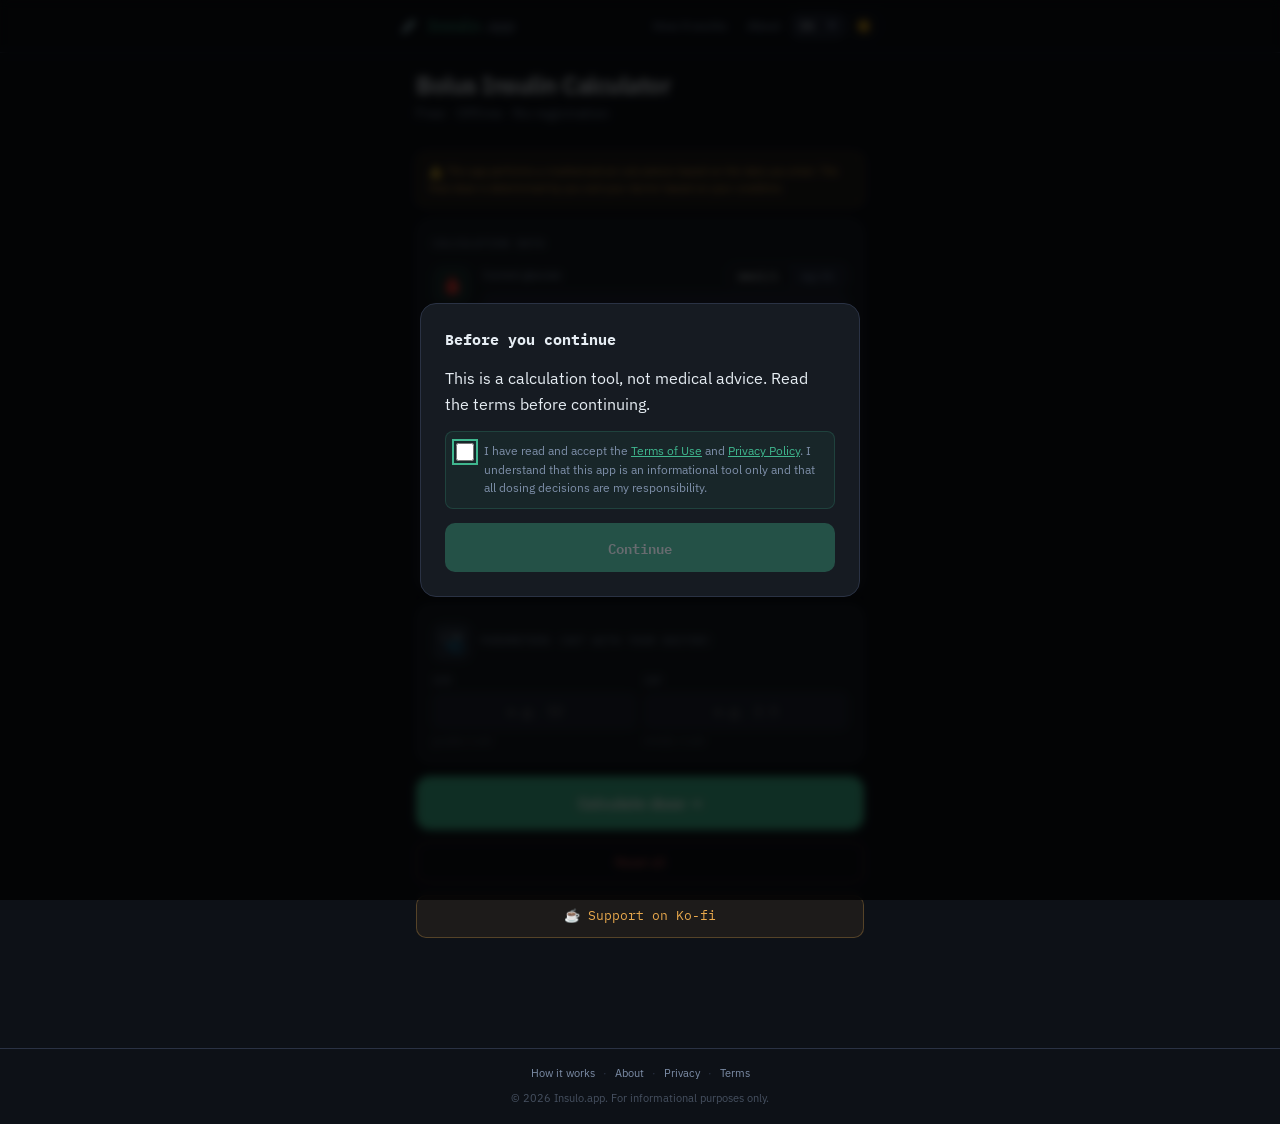
<file: index.html>
<!DOCTYPE html>
<html lang="ru" data-theme="dark">
<head>
<meta charset="UTF-8">
<style>
/* v50: toggle fix — overrides any cached old styles */
.toggle-pill{display:none !important}
.unit-toggle{display:flex;position:relative;background:var(--surface2);border-radius:7px;border:0.5px solid var(--border);flex-shrink:0;overflow:hidden;padding:0 !important}
.unit-btn{position:relative;z-index:1;flex:0 0 auto !important;font-family:var(--mono);font-size:11px;padding:4px 10px;border:none;background:none;color:var(--muted);cursor:pointer;font-weight:500;white-space:nowrap}
.unit-btn.active{background:var(--surface);color:var(--text)}
.unit-btn+.unit-btn{border-left:0.5px solid var(--border)}
.glucose-label-row{display:flex !important;justify-content:space-between;align-items:center;width:100%;margin-bottom:4px}
</style>
<meta name="viewport" content="width=device-width, initial-scale=1.0">
<title>Bolus Insulin Calculator — Free ICR & ISF Tool</title>
<meta name="description" content="Free offline bolus insulin calculator. No account required. Calculate insulin dose by carbs (ICR) and blood glucose (ISF). Works on Android & iPhone.">
<meta name="keywords" content="bolus insulin calculator, insulin dose calculator, how to calculate insulin dose for carbs, insulin to carb ratio calculator, ICR calculator, correction factor insulin formula, how much insulin for 50g carbs, how much insulin per carb, insulin sensitivity factor calculator, ISF calculator, type 1 diabetes calculator, T1D bolus calculator, diabetes carb calculator, insulin units calculator, blood glucose correction dose, basal bolus calculator, carb counting insulin, insulin dose per gram carbs, calculate insulin for meal, free insulin calculator app, offline insulin calculator, калькулятор инсулина, Insulinrechner, calculateur insuline, calculadora insulina, 胰岛素剂量计算器">
<meta name="robots" content="index, follow">
<meta name="author" content="insulin-calc">
<link rel="alternate" hreflang="en"    href="https://insulo.app/?lang=en">
<link rel="alternate" hreflang="ru"    href="https://insulo.app/?lang=ru">
<link rel="alternate" hreflang="de"    href="https://insulo.app/?lang=de">
<link rel="alternate" hreflang="fr"    href="https://insulo.app/?lang=fr">
<link rel="alternate" hreflang="es"    href="https://insulo.app/?lang=es">
<link rel="alternate" hreflang="zh-CN" href="https://insulo.app/?lang=zh">
<link rel="alternate" hreflang="x-default" href="https://insulo.app/">
<link rel="canonical" href="https://insulo.app/">
<meta name="twitter:card"        content="summary_large_image">
<meta name="twitter:title"       content="Bolus Insulin Calculator — Free ICR &amp; ISF Tool">
<meta name="twitter:description" content="Free offline bolus insulin dose calculator. Calculate insulin for carbs using ICR and correction factor ISF. Works on any device.">
<meta name="twitter:image"       content="https://insulo.app/icons/icon-512.png">
<meta property="og:type"        content="website">
<meta property="og:title"       content="Insulo.app — Free Bolus Insulin Calculator">
<meta property="og:description" content="Calculate your insulin bolus dose by blood glucose and carbohydrates. Works offline. Free, no registration.">
<meta property="og:url"         content="https://insulo.app/">
<meta property="og:image"       content="https://insulo.app/og-banner.png">
<meta property="og:image:type"  content="image/png">
<meta property="og:image:width"  content="1200">
<meta property="og:image:height" content="630">
<meta property="og:image:alt"   content="Insulo.app — Free Bolus Insulin Calculator">
<meta property="og:locale"      content="en_US">
<meta property="og:locale:alternate" content="ru_RU">
<meta property="og:locale:alternate" content="de_DE">
<meta property="og:locale:alternate" content="fr_FR">
<meta property="og:locale:alternate" content="es_ES">
<meta property="og:locale:alternate" content="zh_CN">
<meta name="theme-color" content="#3fb68e">
<meta name="apple-mobile-web-app-capable" content="yes">
<meta name="apple-mobile-web-app-status-bar-style" content="black-translucent">
<meta name="apple-mobile-web-app-title" content="Insulin Calc">
<meta name="mobile-web-app-capable" content="yes">
<link rel="manifest" href="./manifest.json">
<link rel="icon" type="image/png" href="./icons/icon-192.png">
<link rel="apple-touch-icon" href="./icons/icon-192.png">
<link rel="preconnect" href="https://fonts.googleapis.com">
<link rel="preconnect" href="https://fonts.gstatic.com" crossorigin>
<link rel="preload" as="style" href="https://fonts.googleapis.com/css2?family=IBM+Plex+Mono:wght@400;500;700&family=IBM+Plex+Sans:wght@400;500;600;700&display=swap">
<link href="https://fonts.googleapis.com/css2?family=IBM+Plex+Mono:wght@400;500;700&family=IBM+Plex+Sans:wght@400;500;600;700&display=swap" rel="stylesheet">
<link rel="stylesheet" href="./style.css">
<script type="application/ld+json">{"@context": "https://schema.org", "@type": "SoftwareApplication", "name": "Insulo.app", "alternateName": ["Bolus Insulin Calculator", "Insulo", "Insulin Dose Calculator"], "url": "https://insulo.app", "applicationCategory": "Utilities", "applicationSubCategory": "Medical Calculator", "operatingSystem": "Android, iOS, Web Browser", "offers": {"@type": "Offer", "price": "0", "priceCurrency": "USD"}, "description": "Insulo.app is a free, offline-first progressive web app (PWA) that calculates bolus insulin doses using ICR (Insulin-to-Carb Ratio) and ISF (Insulin Sensitivity Factor). No registration required. Works without internet after first visit. Supports mmol/L and mg/dL. Available in 7 languages: English, Russian, German, French, Spanish, Belarusian, Chinese.", "featureList": ["Offline-first PWA — works without internet", "No registration or account required", "Bolus calculation using ICR and ISF", "Correction dose calculation", "Blood glucose unit conversion (mmol/L and mg/dL)", "Meal carbohydrate presets", "Calculation history (up to 20 entries)", "7 languages supported", "Install to home screen (PWA)"], "screenshot": "https://insulo.app/og-banner.png", "softwareVersion": "1.0", "datePublished": "2026-03-01", "inLanguage": ["en", "ru", "de", "fr", "es", "be", "zh"], "isAccessibleForFree": true, "creator": {"@type": "Person", "name": "DMN", "email": "info@insulo.app"}, "audience": {"@type": "MedicalAudience", "audienceType": "Patient", "healthCondition": {"@type": "MedicalCondition", "name": "Diabetes Mellitus, Type 1"}}, "keywords": "bolus insulin calculator, ICR calculator, ISF calculator, insulin dose calculator, type 1 diabetes, offline insulin calculator, free insulin calculator, carb ratio calculator", "mainEntityOfPage": {"@type": "WebPage", "@id": "https://insulo.app/"}}</script>
<script type="application/ld+json">{"@context": "https://schema.org", "@type": "FAQPage", "mainEntity": [{"@type": "Question", "name": "What is ICR and how do I find mine?", "acceptedAnswer": {"@type": "Answer", "text": "ICR (Insulin-to-Carb Ratio) shows how many grams of carbs 1 unit of insulin covers. For example, ICR = 12 means 1 unit per every 12 g carbs.ICR is set individually by your endocrinologist. Typical range is 8–20. Never change ICR without consulting your doctor."}}, {"@type": "Question", "name": "What is ISF and why does it matter?", "acceptedAnswer": {"@type": "Answer", "text": "ISF (Insulin Sensitivity Factor) shows how much your glucose drops per 1 unit of insulin. ISF varies by time of day, physical activity, and other factors."}}, {"@type": "Question", "name": "What is the target glucose level?", "acceptedAnswer": {"@type": "Answer", "text": "The target is the glucose value the correction dose aims for. For most adults with T1D, this is 90–126 mg/dL (5.0–7.0 mmol/L). Your endocrinologist sets your personal target."}}, {"@type": "Question", "name": "Why is the dose rounded to 0.5?", "acceptedAnswer": {"@type": "Answer", "text": "Most insulin pens deliver in 0.5 or 1-unit increments. Rounding to 0.5 u. is a practical compromise between mathematical precision and device limitations."}}, {"@type": "Question", "name": "Blood glucose reference ranges", "acceptedAnswer": {"@type": "Answer", "text": "Below 70 mg/dL — hypoglycemia, requires immediate action70–140 mg/dL — normal range140–198 mg/dL — elevatedAbove 198 mg/dL — hyperglycemia"}}]}</script>
<!-- AdSense: раскомментируйте после одобрения
<script async src="https://pagead2.googlesyndication.com/pagead/js/adsbygoogle.js?client=ca-pub-XXXXXXXXXX" crossorigin="anonymous"></script>
-->
<style>
/* ── Terms consent modal ─────────────────────────────────────── */
#terms-consent-modal{display:none;position:fixed;inset:0;z-index:9999;
  background:rgba(0,0,0,.75);backdrop-filter:blur(4px);
  align-items:center;justify-content:center;padding:16px}
#terms-consent-modal.show{display:flex}
.consent-box{background:var(--surface);border:1px solid var(--border);
  border-radius:16px;padding:24px;max-width:440px;width:100%;
  max-height:90dvh;overflow-y:auto;display:flex;flex-direction:column;gap:14px}
.consent-title{font-family:var(--mono);font-size:15px;font-weight:700;
  color:var(--text);margin:0}
.consent-points{display:flex;flex-direction:column;gap:8px}
.consent-point{font-size:12px;color:var(--muted);line-height:1.6;
  padding:8px 10px;background:var(--surface2);border-radius:8px}
.consent-point strong{color:var(--text)}
.consent-check-row{display:flex;align-items:flex-start;gap:10px;
  padding:10px;background:rgba(63,182,142,.07);border-radius:8px;
  border:1px solid rgba(63,182,142,.2)}
.consent-check-row input[type=checkbox]{
  width:18px;height:18px;flex-shrink:0;margin-top:1px;
  accent-color:var(--accent);cursor:pointer}
.consent-check-label{font-size:12px;color:var(--muted);line-height:1.55;cursor:pointer}
.consent-check-label a{color:var(--accent);text-decoration:underline}
.consent-continue{width:100%;padding:13px;background:var(--accent);
  color:#fff;border:none;border-radius:10px;font-family:var(--mono);
  font-size:14px;font-weight:600;cursor:pointer;transition:opacity .2s}
.consent-continue:disabled{opacity:.35;cursor:not-allowed}
.consent-continue:not(:disabled):hover{opacity:.88}

/* ── Ko-fi footer button ─────────────────────────────────────── */
.kofi-link {
  display: flex; align-items: center; justify-content: center; gap: 8px;
  padding: 10px; margin-bottom: 10px;
  border: 1px solid rgba(232,168,76,.28); border-radius: 10px;
  color: #E8A84C; background: rgba(232,168,76,.07);
  font-family: var(--mono); font-size: 13px; text-decoration: none;
  transition: background .15s, border-color .15s;
}
.kofi-link:hover { background: rgba(232,168,76,.13); border-color: rgba(232,168,76,.45); }

/* ── Ko-fi toast ─────────────────────────────────────────────── */
.kofi-toast-wrap {
  position: fixed; bottom: 0; left: 0; right: 0; z-index: 9998;
  padding: 0 12px 12px;
  animation: kofiSlideUp .3s cubic-bezier(.2,0,.2,1);
}
@keyframes kofiSlideUp {
  from { transform: translateY(100%); opacity: 0; }
  to   { transform: translateY(0);    opacity: 1; }
}
.kofi-toast-inner {
  max-width: var(--max); margin: 0 auto;
  background: rgba(16,21,30,.97);
  border: 1px solid rgba(232,168,76,.25); border-radius: 14px;
  padding: 12px 14px;
  display: flex; align-items: center; gap: 10px;
  backdrop-filter: blur(12px);
  box-shadow: 0 -4px 24px rgba(0,0,0,.4);
}
.kofi-toast-icon { font-size: 24px; flex-shrink: 0; }
.kofi-toast-text { flex: 1; min-width: 0; }
.kofi-toast-title { font-size: 13px; font-weight: 600; color: var(--text); margin-bottom: 2px; }
.kofi-toast-sub   { font-size: 12px; color: var(--muted); }
.kofi-toast-actions { display: flex; flex-direction: column; align-items: stretch; gap: 4px; flex-shrink: 0; }
.kofi-toast-btn {
  display: block; text-align: center;
  background: #E8A84C; color: #1a1200;
  border: none; border-radius: 8px;
  padding: 7px 14px;
  font-family: var(--mono); font-size: 12px; font-weight: 600;
  cursor: pointer; text-decoration: none; white-space: nowrap;
}
.kofi-toast-dismiss {
  background: none; border: none; cursor: pointer;
  font-family: var(--mono); font-size: 10px;
  color: var(--muted); text-align: center; padding: 2px 0;
}
.kofi-toast-dismiss:hover { color: var(--text); }
@media (prefers-reduced-motion: reduce) { .kofi-toast-wrap { animation: none; } }
</style>
<!-- Privacy-friendly analytics by Plausible -->
<script async src="https://plausible.io/js/pa-XfDbZ87M0THBbcQYJgI4d.js"></script>
<script>
  window.plausible=window.plausible||function(){(plausible.q=plausible.q||[]).push(arguments)},plausible.init=plausible.init||function(i){plausible.o=i||{}};
  plausible.init()
</script>
</head>
<body>

<nav class="nav">
  <div class="nav-inner">
    <a href="./index.html" class="nav-logo">💉 Insulo<span>.app</span></a>
    <div class="nav-links">
      <a href="./guide.html" class="nav-link" data-i18n="nav_about">How it works</a>
      <a href="./about.html" class="nav-link" data-i18n="nav_about_page">About</a>
      <select id="lang-select" class="lang-select" title="Language">
        <option value="ru">RU</option>
        <option value="en">EN</option>
        <option value="es">ES</option>
        <option value="de">DE</option>
        <option value="fr">FR</option>
        <option value="be">BE</option>
        <option value="zh">中文</option>
      </select>
      <button onclick="toggleTheme()" id="theme-toggle" class="theme-nav-btn" title="Toggle theme" aria-label="Toggle theme">☀️</button>
    </div>
  </div>
</nav>

<main class="page">

  <div class="ad-slot" id="ad-top"></div>

  <!-- Header -->
  <div class="calc-header">
    <h1 class="calc-title" data-i18n="calc_title">Расчёт дозы</h1>
    <p class="calc-subtitle" data-i18n="calc_subtitle"></p>
  </div>



  <!-- Offline / Install -->
  <div class="offline-banner" id="offline-banner" data-i18n="offline_msg"></div>
  <div class="install-banner" id="install-banner">
    <span class="install-text" data-i18n="install_text"></span>
    <button class="install-btn" onclick="installApp()" data-i18n="install_btn">Установить</button>
    <button class="install-close" onclick="closeInstall()" aria-label="Close">✕</button>
  </div>

  <div class="disclaimer" data-i18n="disclaimer"></div>

  <!-- ── Inputs card ── -->
  <div class="card">
    <div class="card-label" data-i18n="inputs_label">Данные для расчёта</div>

    <!-- Glucose -->
    <div class="input-row">
      <div class="input-icon icon-glucose">🩸</div>
      <div class="input-group" id="grp-glucose">
        <label for="glucose" class="glucose-label-row">
          <span>
            <span data-i18n="label_glucose">Глюкоза сейчас</span>
            <span id="glucose-badge"></span>
          </span>
          <div class="unit-toggle" style="flex-shrink:0;" data-active="mmol">
            <span class="toggle-pill" aria-hidden="true"></span>
            <button class="unit-btn active" id="btn-mmol" onclick="setUnit('mmol')" data-i18n="unit_mmol">ммоль/л</button>
            <button class="unit-btn"        id="btn-mgdl" onclick="setUnit('mgdl')" data-i18n="unit_mgdl">мг/дл</button>
          </div>
        </label>
        <div class="input-wrap">
          <input type="text" inputmode="decimal" id="glucose"
                 autocomplete="off" oninput="onGlucoseInput()" onkeydown="onEnterKey(event)">
          <span class="input-unit" id="glucose-unit-label">ммоль/л</span>
        </div>
        <div class="glucose-zone" id="glucose-zone"></div>
      </div>
    </div>

    <!-- Carbs — presets are INSIDE input-group, after input-wrap -->
    <div class="input-row">
      <div class="input-icon icon-carb">🥗</div>
      <div class="input-group" id="grp-carbs">
        <label for="carbs" data-i18n="label_carbs">Углеводы в еде</label>
        <div class="input-wrap">
          <input type="text" inputmode="decimal" id="carbs"
                 autocomplete="off" onkeydown="onEnterKey(event)" oninput="onCarbsInput()">
          <span class="input-unit" id="carbs-unit-label">г</span>
        </div>
        <!-- Presets: inside input-group so they don't escape the flex row -->
        <div class="preset-row" id="preset-row">
          <div class="preset-label" data-i18n="preset_label">Углеводы</div>
          <div id="preset-chips" class="preset-chips-wrap"></div>
          <button class="preset-add-btn" onclick="openPresetModal(null)" data-i18n="preset_add">+ Добавить</button>
        </div>
      </div>
    </div>

    <!-- Target glucose -->
    <div class="input-row input-row--last">
      <div class="input-icon icon-target">🎯</div>
      <div class="input-group" id="grp-target">
        <label for="target" data-i18n="label_target">Целевая глюкоза</label>
        <div class="input-wrap">
          <input type="text" inputmode="decimal" id="target"
                 autocomplete="off" onkeydown="onEnterKey(event)">
          <span class="input-unit" id="target-unit-label">ммоль/л</span>
        </div>

      </div>
    </div>
  </div>

  <!-- ── Settings card (ICR + ISF) ── -->
  <div class="card">
    <div class="card-label-row">
      <span class="input-icon icon-params" aria-hidden="true">🩺</span>
      <div class="card-label" data-i18n="settings_label">Параметры (задайте с врачом)</div>
    </div>
    <div class="settings-grid">
      <div class="setting-item" id="grp-icr">
        <label for="icr" data-i18n="label_icr">ICR</label>
        <input type="text" inputmode="decimal" id="icr" autocomplete="off" onkeydown="onEnterKey(event)">
        <div class="setting-hint" data-i18n="hint_icr">г углеводов / 1 ед.</div>
      </div>
      <div class="setting-item" id="grp-isf">
        <label for="isf" data-i18n="label_isf">ISF</label>
        <input type="text" inputmode="decimal" id="isf" autocomplete="off" onkeydown="onEnterKey(event)">
        <div class="setting-hint" id="isf-hint" data-i18n="hint_isf_mmol">ммоль/л / 1 ед.</div>
      </div>
    </div>
  </div>

  <div class="ad-slot" id="ad-middle"></div>

  <button class="calc-btn" onclick="calculate()" data-i18n="btn_calc">Рассчитать дозу →</button>

  <div class="result-card" id="result-card"><div id="result-content"></div></div>

  <!-- History -->
  <button class="history-toggle" onclick="toggleHistory()">
    <span>📋</span><span id="history-toggle-label"></span>
  </button>
  <div class="history-panel" id="history-panel">
    <div class="history-header">
      <span class="history-title" data-i18n="history_title">История</span>
      <div class="history-actions">
        <button class="history-action-btn" onclick="copyHistory()" id="history-copy-btn" data-i18n="history_copy">Copy</button>
        <button class="history-action-btn history-action-share" onclick="shareHistory()" data-i18n="history_share">Share</button>
        <button class="history-clear" onclick="clearHistory()" data-i18n="history_clear">Очистить</button>
      </div>
    </div>
    <div class="history-list" id="history-list"></div>
    <div class="history-footer" data-i18n="history_max">Хранится не более 20 записей</div>
  </div>

  <button class="reset-btn" onclick="resetAll()" data-i18n="btn_reset">Сбросить всё</button>

  <a href="https://ko-fi.com/insulo_app"
     class="kofi-link"
     target="_blank"
     rel="noopener"
     data-i18n="kofi_btn">☕ Поддержать на Ko-fi</a>

  <div class="ad-slot" id="ad-bottom"></div>

</main>

<footer class="footer">
  <div class="footer-inner">
    <a href="./guide.html"   class="footer-link" data-i18n="nav_about">How it works</a>
    <span class="footer-sep">·</span>
    <a href="./about.html"   class="footer-link" data-i18n="nav_about_page">About</a>
    <span class="footer-sep">·</span>
    <a href="./privacy.html" class="footer-link">Privacy</a>
    <span class="footer-sep">·</span>
    <a href="./terms.html"   class="footer-link">Terms</a>
    <div class="footer-copy" data-i18n="footer_copy">© 2026 insulo.app.</div>
  </div>
</footer>

<div id="cookie-banner">
  <div class="cookie-inner">
    <p class="cookie-text">
      <span data-i18n="cookie_text"></span>
      <a href="./privacy.html">Privacy Policy</a>
    </p>
    <div class="cookie-btns">
      <button class="cookie-accept"  onclick="acceptCookies()"  data-i18n="cookie_accept">Принять</button>
      <button class="cookie-decline" onclick="declineCookies()" data-i18n="cookie_decline">Только необходимые</button>
    </div>
  </div>
</div>



<!-- ── Preset modal ── -->
<div class="modal-overlay hidden" id="preset-modal">
  <div class="modal-box">
    <div class="modal-title">
      <span data-i18n="preset_edit_title">Пресет еды</span>
      <button class="modal-close" onclick="closePresetModal()" aria-label="Close">✕</button>
    </div>
    <div class="modal-field">
      <label data-i18n="preset_name_ph">Название</label>
      <input type="text" id="preset-name" autocomplete="off" maxlength="20" data-i18n="preset_name_ph">
    </div>
    <div class="modal-field">
      <label data-i18n="preset_carbs_ph">Углеводы (г)</label>
      <input type="text" inputmode="decimal" id="preset-carbs-val" autocomplete="off" data-i18n="preset_carbs_ph">
    </div>
    <div class="modal-btns">
      <button class="modal-delete" id="preset-delete-btn" onclick="deletePreset()" style="display:none" data-i18n="preset_delete">Удалить</button>
      <button class="modal-cancel" onclick="closePresetModal()" data-i18n="preset_cancel">Отмена</button>
      <button class="modal-save"   onclick="savePreset()"       data-i18n="preset_save">Сохранить</button>
    </div>
  </div>
</div>

<script src="./app.js" defer></script>
<script>
// ── Constants ────────────────────────────────────────────────
const MMOL_TO_MGDL  = 18.016;   // conversion factor
const GLUCOSE_LOW   = 3.9;      // mmol/L — hypoglycaemia threshold
const GLUCOSE_HIGH  = 7.8;      // mmol/L — upper normal
const GLUCOSE_VHIGH = 11.0;     // mmol/L — very high threshold
const DOSE_STEP     = 0.5;      // rounding increment (units)
const HISTORY_MAX   = 20;       // max stored history entries

// ── Defaults ──────────────────────────────────────────────────
const DEF = {
  mmol: { icr:'12', isf:'2.5', target:'5.5' },
  mgdl: { icr:'12', isf:'45',  target:'99'  },
};
let unit = 'mmol';
let lastCalcParams = null; // stores last calculation for re-render on lang change

// ── Unit switching ────────────────────────────────────────────
function setUnit(u) {
  const gEl   = document.getElementById('glucose');
  const isfEl = document.getElementById('isf');
  const tEl   = document.getElementById('target');
  const gv    = parseDecimal(gEl.value);
  const isfv  = parseDecimal(isfEl.value);
  const tv    = parseDecimal(tEl.value);
  unit = u;

  document.getElementById('btn-mmol').classList.toggle('active', u === 'mmol');
// Enter key on any calc input → calculate
  document.querySelectorAll('#grp-glucose input,#grp-carbs input,#grp-target input,#grp-icr input,#grp-isf input').forEach(inp => {
    inp.addEventListener('keydown', e => { if (e.key === 'Enter') { e.preventDefault(); calculate(); } });
  });

  document.getElementById('btn-mgdl').classList.toggle('active', u === 'mgdl');
  document.getElementById('glucose-unit-label').textContent = t(u === 'mmol' ? 'unit_mmol' : 'unit_mgdl');
  document.getElementById('target-unit-label').textContent  = t(u === 'mmol' ? 'unit_mmol' : 'unit_mgdl');

  const isfHintKey = u === 'mmol' ? 'hint_isf_mmol' : 'hint_isf_mgdl';
  const isfHintEl  = document.getElementById('isf-hint');
  if (isfHintEl) { isfHintEl.dataset.i18n = isfHintKey; isfHintEl.textContent = t(isfHintKey); }
  // #target-hint element removed — unit label in input-unit span is sufficient

  updatePlaceholders(u);

  if (u === 'mgdl') {
    if (!isNaN(gv)   && gv > 0)   gEl.value   = String(Math.round(gv * MMOL_TO_MGDL));
    if (!isNaN(isfv) && isfv > 0)  isfEl.value = String(Math.round(isfv * MMOL_TO_MGDL));
    if (!isNaN(tv)   && tv > 0)    tEl.value   = String(Math.round(tv * MMOL_TO_MGDL));
  } else {
    if (!isNaN(gv)   && gv > 0)   gEl.value   = (gv / MMOL_TO_MGDL).toFixed(1);
    if (!isNaN(isfv) && isfv > 0)  isfEl.value = (isfv / MMOL_TO_MGDL).toFixed(1);
    if (!isNaN(tv)   && tv > 0)    tEl.value   = (tv / MMOL_TO_MGDL).toFixed(1);
  }

  document.querySelector('.unit-toggle').dataset.active = u;
  clearAllErrors();
  hideResult();
  onGlucoseInput();
}

function updatePlaceholders(u) {
  const isU = u || unit;
  document.getElementById('glucose').placeholder = t(isU === 'mmol' ? 'ph_glucose_mmol' : 'ph_glucose_mgdl');
  document.getElementById('target').placeholder  = t(isU === 'mmol' ? 'ph_target_mmol' : 'ph_target_mgdl');
  document.getElementById('isf').placeholder     = t(isU === 'mmol' ? 'ph_isf_mmol'     : 'ph_isf_mgdl');
  document.getElementById('carbs').placeholder   = t('ph_carbs');
  document.getElementById('icr').placeholder     = t('ph_icr');
}

// ── Glucose indicator ─────────────────────────────────────────
function getGlucoseLevel(mmol) {
  if (mmol < GLUCOSE_LOW)  return { label:'LOW',       cls:'level-low',       color:'#2e9e78' };
  if (mmol <= GLUCOSE_HIGH) return { label:'OK',         cls:'level-ok',        color:'#1f9b72' };
  if (mmol <= GLUCOSE_VHIGH)  return { label:'HIGH',       cls:'level-high',      color:'#c47c10' };
  return                  { label:'VERY HIGH',  cls:'level-very-high', color:'#c0392b' };
}

function onCarbsInput() {
  // Clear active preset if user manually edits carbs field
  const val = document.getElementById('carbs').value.trim();
  const presets = loadPresets();
  const matched = presets.some(p => String(p.carbs) === val);
  if (!matched) {
    document.querySelectorAll('.preset-chip').forEach(c => c.classList.remove('preset-chip-active'));
  }
}

function onGlucoseInput() {
  const val   = parseDecimal(document.getElementById('glucose').value);
  const badge = document.getElementById('glucose-badge');
  const zone  = document.getElementById('glucose-zone');
  if (isNaN(val) || val <= 0) { badge.innerHTML = ''; zone.style.background = 'transparent'; return; }
  const lv = getGlucoseLevel(unit === 'mgdl' ? val / MMOL_TO_MGDL : val);
  badge.innerHTML = `<span class="level-badge ${lv.cls}">${lv.label}</span>`;
  zone.style.background = lv.color;
}

// ── Validation ────────────────────────────────────────────────
function validateField(inputId, groupId) {
  const el  = document.getElementById(inputId);
  const grp = document.getElementById(groupId);
  el.classList.remove('input-error');
  if (grp) grp.querySelectorAll('.field-error').forEach(e => e.remove());
  const raw = el.value.trim();
  if (!raw)               { showErr(el, grp, t('err_required')); return false; }
  const val = parseDecimal(raw);
  if (isNaN(val))         { showErr(el, grp, t('err_invalid'));  return false; }
  if (val <= 0)           { showErr(el, grp, t('err_zero'));     return false; }
  return true;
}

function showErr(el, grp, msg) {
  el.classList.add('input-error');
  const err = document.createElement('div');
  err.className = 'field-error';
  err.textContent = msg;
  if (grp) { grp.appendChild(err); } else { el.after(err); }
}

function onEnterKey(e) { if (e.key === 'Enter') { e.preventDefault(); calculate(); } }

// ── Calculate ─────────────────────────────────────────────────
function calculate() {
  const valid = [
    validateField('glucose','grp-glucose'),
    validateField('carbs',  'grp-carbs'),
    validateField('target', 'grp-target'),
    validateField('icr',    'grp-icr'),
    validateField('isf',    'grp-isf'),
  ];
  if (valid.includes(false)) {
    const first = document.querySelector('.input-error');
    if (first) first.scrollIntoView({ behavior:'smooth', block:'center' });
    return;
  }

  const glucoseRaw = parseDecimal(document.getElementById('glucose').value);
  const carbsG     = parseDecimal(document.getElementById('carbs').value);
  const icr        = parseDecimal(document.getElementById('icr').value);
  const isfRaw     = parseDecimal(document.getElementById('isf').value);
  const targetRaw  = parseDecimal(document.getElementById('target').value);

  const toM      = v => unit === 'mgdl' ? v / MMOL_TO_MGDL : v;
  const glucose  = toM(glucoseRaw), isf = toM(isfRaw), tgt = toM(targetRaw);
  const carbDose = carbsG / icr;
  const corrDose = (glucose - tgt) / isf;
  const total    = carbDose + corrDose;

  const dUnit = t(unit === 'mmol' ? 'unit_mmol' : 'unit_mgdl');
  const fmtG  = v => v.toFixed(unit === 'mmol' ? 1 : 0);
  const _d    = new Date();
  const now   = _d.toLocaleTimeString([], { hour:'2-digit', minute:'2-digit' }) + ' · ' + _d.toLocaleDateString([], { day:'numeric', month:'short' });
  const content = document.getElementById('result-content');

  if (total <= 0) {
    // TECH-01: safe DOM building — no user data in innerHTML
    content.innerHTML = '';
    const noDoseDiv = document.createElement('div');
    noDoseDiv.className = 'no-dose';
    noDoseDiv.textContent = glucose < GLUCOSE_LOW ? t('no_dose_hypo') : t('no_dose_zero');
    const bdZero = document.createElement('div');
    bdZero.className = 'result-breakdown';
    bdZero.innerHTML = '<div class="breakdown-row"></div><div class="breakdown-row"></div>';
    const [r1z, r2z] = bdZero.children;
    const n1z = document.createElement('span'); n1z.className = 'breakdown-name';
    n1z.textContent = t('breakdown_carbs') + ' (' + carbsG + t('unit_carbs_short') + ' ÷ ' + icr + ')';
    const v1z = document.createElement('span'); v1z.className = 'breakdown-val';
    v1z.textContent = carbDose.toFixed(2) + ' ' + t('unit_dose_short');
    r1z.appendChild(n1z); r1z.appendChild(v1z);
    const n2z = document.createElement('span'); n2z.className = 'breakdown-name';
    n2z.textContent = t('breakdown_corr') + ' (' + fmtG(glucoseRaw) + ' → ' + fmtG(targetRaw) + ' ' + dUnit + ')';
    const v2z = document.createElement('span'); v2z.className = 'breakdown-val ' + (corrDose < 0 ? 'negative' : corrDose === 0 ? 'neutral' : 'positive');
    v2z.textContent = corrDose.toFixed(2) + ' ' + t('unit_dose_short');
    r2z.appendChild(n2z); r2z.appendChild(v2z);
    content.appendChild(noDoseDiv);
    content.appendChild(bdZero);
    saveHistory(glucoseRaw, carbsG, 0, now);
    lastCalcParams = { glucoseRaw, carbsG, icr, isfRaw: parseDecimal(document.getElementById('isf').value), targetRaw, carbDose, corrDose, total: corrDose + carbDose, rounded: 0, now, unit, zeroDose: true };
  } else {
    const rounded = Math.round(total / DOSE_STEP) * DOSE_STEP;
    // TECH-01: safe DOM — no user data in innerHTML
    content.innerHTML = '';
    const rm = document.createElement('div'); rm.className = 'result-main';
    rm.innerHTML = '<h2 class="result-label"></h2><div class="result-value"></div><div class="result-unit"></div><div class="result-time"></div>';
    rm.querySelector('.result-label').textContent = t('result_label');
    rm.querySelector('.result-value').textContent = rounded.toFixed(1);
    rm.querySelector('.result-unit').textContent  = t('result_unit');
    rm.querySelector('.result-time').textContent  = now;
    const bd = document.createElement('div'); bd.className = 'result-breakdown';
    const mkRow = (nameText, valText, extraClass) => {
      const row = document.createElement('div'); row.className = 'breakdown-row';
      const n = document.createElement('span'); n.className = 'breakdown-name'; n.textContent = nameText;
      const v = document.createElement('span'); v.className = 'breakdown-val' + (extraClass ? ' ' + extraClass : ''); v.textContent = valText;
      row.appendChild(n); row.appendChild(v); return row;
    };
    bd.appendChild(mkRow(t('breakdown_carbs') + ' (' + carbsG + t('unit_carbs_short') + ' ÷ ' + icr + ')', carbDose.toFixed(2) + ' ' + t('unit_dose_short')));
    bd.appendChild(mkRow(t('breakdown_corr') + ' (' + fmtG(glucoseRaw) + ' → ' + fmtG(targetRaw) + ' ' + dUnit + ')', (corrDose >= 0 ? '+' : '') + corrDose.toFixed(2) + ' ' + t('unit_dose_short'), corrDose > 0 ? 'positive' : corrDose === 0 ? 'neutral' : 'negative'));
    const divEl = document.createElement('div'); divEl.className = 'breakdown-divider'; bd.appendChild(divEl);
    bd.appendChild(mkRow(t('breakdown_exact'), total.toFixed(2) + ' ' + t('unit_dose_short')));
    bd.appendChild(mkRow(t('breakdown_round'), rounded.toFixed(1) + ' ' + t('unit_dose_short'), 'breakdown-val-accent'));
    content.appendChild(rm); content.appendChild(bd);
    saveHistory(glucoseRaw, carbsG, rounded, now);
    lastCalcParams = { glucoseRaw, carbsG, icr, isfRaw: parseDecimal(document.getElementById('isf').value), targetRaw, carbDose, corrDose, total, rounded, now, unit, zeroDose: false };
  }



  document.getElementById('result-card').classList.add('visible');
  setTimeout(() => document.getElementById('result-card').scrollIntoView({ behavior:'smooth', block:'nearest' }), 60);
}

function hideResult() { document.getElementById('result-card').classList.remove('visible'); }

// ── Reset ─────────────────────────────────────────────────────
function resetAll() {
  ['glucose','carbs','target','icr','isf'].forEach(id => {
    document.getElementById(id).value = '';
  });
  document.getElementById('glucose-badge').innerHTML = '';
  document.getElementById('glucose-zone').style.background = 'transparent';
  document.querySelectorAll('.preset-chip').forEach(c => c.classList.remove('preset-chip-active'));
  clearAllErrors();
  hideResult();
}

// ── History ───────────────────────────────────────────────────
function loadHistory() { try { return JSON.parse(safeStorage.get('insulin_history')||'[]'); } catch { return []; } }

function saveHistory(glucose, carbs, dose, time) {
  const h = loadHistory();
  h.unshift({ glucose, carbs, dose, time, unit, date: new Date().toLocaleDateString() });
  if (h.length > HISTORY_MAX) h.length = HISTORY_MAX;
  safeStorage.set('insulin_history', JSON.stringify(h));
  renderHistory(); updateHistoryLabel();
  showKofiToastIfNeeded();
}

function renderHistory() {
  const h    = loadHistory();
  const list = document.getElementById('history-list');
  if (!h.length) { list.innerHTML = `<div class="history-empty">${t('history_empty')}</div>`; return; }
  list.innerHTML = h.map(e => `
    <div class="history-item">
      <div class="history-item-left">
        <div>${e.date} ${e.time}</div>
        <div>🩸 ${e.glucose} ${e.unit==='mmol'?'mmol/L':'mg/dL'} &nbsp;🥗 ${e.carbs}g</div>
      </div>
      <div class="history-item-dose">${e.dose>0?e.dose.toFixed(1)+' u.':'—'}</div>
    </div>`).join('');
}

function formatHistoryText() {
  const h = loadHistory();
  if (!h.length) return '';
  // Group by date
  const byDate = {};
  h.forEach(e => { (byDate[e.date] = byDate[e.date] || []).push(e); });
  const unit = loadHistory()[0]?.unit === 'mgdl' ? 'mg/dL' : 'mmol/L';
  let text = 'Insulo.app — ' + t('history_title') + '\n\n';
  Object.entries(byDate).forEach(([date, entries]) => {
    text += date + '\n';
    entries.forEach(e => {
      const uLabel = e.unit === 'mgdl' ? 'mg/dL' : 'mmol/L';
      const dose = e.dose > 0 ? e.dose.toFixed(1) + ' u.' : '—';
      text += `  ${e.time}  BG ${e.glucose} ${uLabel}  Carbs ${e.carbs}g  →  ${dose}\n`;
    });
    text += '\n';
  });
  text += 'insulo.app';
  return text;
}

function copyHistory() {
  const text = formatHistoryText();
  if (!text) return;
  const btn = document.getElementById('history-copy-btn');
  navigator.clipboard.writeText(text).then(() => {
    const orig = btn.textContent;
    btn.textContent = '✓ ' + t('history_copied');
    btn.style.background = 'rgba(63,182,142,.12)';
    setTimeout(() => { btn.textContent = orig; btn.style.background = ''; }, 2000);
  }).catch(() => {
    // Fallback: select text from textarea
    const ta = document.createElement('textarea');
    ta.value = text; ta.style.position = 'fixed'; ta.style.opacity = '0';
    document.body.appendChild(ta); ta.select();
    document.execCommand('copy'); document.body.removeChild(ta);
    const orig = btn.textContent;
    btn.textContent = '✓ ' + t('history_copied');
    setTimeout(() => { btn.textContent = orig; }, 2000);
  });
}

function shareHistory() {
  const text = formatHistoryText();
  if (!text) return;
  if (navigator.share) {
    navigator.share({ title: 'Insulo.app', text }).catch(() => {});
  } else {
    copyHistory();
  }
}

function clearHistory() {
  openConfirmDialog(t('confirm_history'), () => {
    safeStorage.remove('insulin_history'); renderHistory(); updateHistoryLabel();
  });
}

function updateHistoryLabel() {
  const h   = loadHistory();
  const l   = document.getElementById('history-toggle-label');
  const btn = document.querySelector('.history-toggle');
  if (l)   l.textContent      = h.length ? `${t('btn_history')} (${h.length})` : t('btn_history');
  if (btn) btn.style.display  = h.length ? '' : 'none';
}

let historyOpen = false;
function toggleHistory() {
  historyOpen = !historyOpen;
  document.getElementById('history-panel').classList.toggle('visible', historyOpen);
  if (historyOpen) { renderHistory(); setTimeout(() => document.getElementById('history-panel').scrollIntoView({ behavior:'smooth', block:'nearest' }), 60); }
}

// ── Presets ───────────────────────────────────────────────────
function getDefaultPresets() {
  return [
    { id:'p1', name: t('preset_breakfast'), carbs:45 },
    { id:'p2', name: t('preset_lunch'),     carbs:70 },
    { id:'p3', name: t('preset_dinner'),    carbs:55 },
  ];
}
function loadPresets() {
  try { return JSON.parse(safeStorage.get('meal_presets') || 'null') || getDefaultPresets(); }
  catch { return getDefaultPresets(); }
}
function savePresetsData(p) { safeStorage.set('meal_presets', JSON.stringify(p)); }

function renderPresets() {
  const presets   = loadPresets();
  const container = document.getElementById('preset-chips');
  container.innerHTML = '';
  presets.forEach(p => {
    const chip = document.createElement('button');
    chip.className = 'preset-chip';
    chip.innerHTML = `${p.name} <span class="preset-chip-val">${p.carbs}${t('unit_carbs_short')}</span>`;
    chip.addEventListener('click', () => applyPreset(p));
    chip.addEventListener('pointerdown', startLongPress(p));
    chip.addEventListener('pointerup',   cancelLongPress);
    chip.addEventListener('pointerleave',cancelLongPress);
    container.appendChild(chip);
  });
}

let longPressTimer = null;
function startLongPress(preset) {
  return () => { longPressTimer = setTimeout(() => openPresetModal(preset), 600); };
}
function cancelLongPress() { clearTimeout(longPressTimer); }

function applyPreset(preset) {
  clearTimeout(longPressTimer);
  document.getElementById('carbs').value = String(preset.carbs);
  clearFieldError(document.getElementById('carbs'));
  // Mark active chip
  document.querySelectorAll('.preset-chip').forEach(c => c.classList.remove('preset-chip-active'));
  const chips = document.querySelectorAll('.preset-chip');
  const presets = loadPresets();
  chips.forEach((chip, i) => {
    if (presets[i] && presets[i].id === preset.id) chip.classList.add('preset-chip-active');
  });
}

let editingPresetId = null;
function openPresetModal(preset) {
  editingPresetId = preset ? preset.id : null;
  document.getElementById('preset-name').value      = preset ? preset.name        : '';
  document.getElementById('preset-carbs-val').value = preset ? String(preset.carbs) : '';
  document.getElementById('preset-delete-btn').style.display = preset ? 'block' : 'none';
  document.getElementById('preset-modal').classList.remove('hidden');
  setTimeout(() => document.getElementById('preset-name').focus(), 100);
}
function closePresetModal() { document.getElementById('preset-modal').classList.add('hidden'); }

function openConfirmDialog(message, onConfirm) {
  document.getElementById('confirm-message').textContent = message;
  document.getElementById('confirm-modal').classList.remove('hidden');
  document.getElementById('confirm-ok-btn').onclick = () => {
    document.getElementById('confirm-modal').classList.add('hidden');
    onConfirm();
  };
  document.getElementById('confirm-cancel-btn').onclick = () => {
    document.getElementById('confirm-modal').classList.add('hidden');
  };
}

function savePreset() {
  const name  = document.getElementById('preset-name').value.trim();
  const carbs = parseDecimal(document.getElementById('preset-carbs-val').value);
  if (!name || isNaN(carbs) || carbs <= 0) return;
  const presets = loadPresets();
  if (editingPresetId) {
    const idx = presets.findIndex(p => p.id === editingPresetId);
    if (idx !== -1) { presets[idx].name = name; presets[idx].carbs = carbs; }
  } else {
    presets.push({ id:'p' + Date.now(), name, carbs });
  }
  savePresetsData(presets);
  renderPresets();
  closePresetModal();
}

function deletePreset() {
  if (!editingPresetId) return;
  savePresetsData(loadPresets().filter(p => p.id !== editingPresetId));
  renderPresets();
  closePresetModal();
}

// Close modals on backdrop click
document.getElementById('preset-modal').addEventListener('click', e => {
  if (e.target === e.currentTarget) closePresetModal();
});

// ── Consent modal focus trap (TECH-03) ──────────────────────
function _trapConsentFocus(e) {
  const modal = document.getElementById('terms-consent-modal');
  if (!modal || !modal.classList.contains('show')) return;
  if (e.key !== 'Tab') return;
  const focusable = [...modal.querySelectorAll(
    'a[href],button:not([disabled]),input,[tabindex="0"]'
  )].filter(el => !el.disabled && el.offsetParent !== null);
  if (!focusable.length) return;
  const first = focusable[0], last = focusable[focusable.length - 1];
  if (e.shiftKey && document.activeElement === first) {
    e.preventDefault(); last.focus();
  } else if (!e.shiftKey && document.activeElement === last) {
    e.preventDefault(); first.focus();
  }
}
document.addEventListener('keydown', _trapConsentFocus);

// ── Re-render result on lang change ──────────────────────────
function rerenderResult() {
  const card = document.getElementById('result-card');
  if (!card || !card.classList.contains('visible') || !lastCalcParams) return;
  const p = lastCalcParams;
  const content = document.getElementById('result-content');
  const dUnit = t(p.unit === 'mmol' ? 'unit_mmol' : 'unit_mgdl');
  const fmtG  = v => v.toFixed(p.unit === 'mmol' ? 1 : 0);
  const toM   = v => p.unit === 'mgdl' ? v / MMOL_TO_MGDL : v;

  if (p.zeroDose) {
    content.innerHTML = '';
    const noDoseDiv = document.createElement('div');
    noDoseDiv.className = 'no-dose';
    noDoseDiv.textContent = toM(p.glucoseRaw) < GLUCOSE_LOW ? t('no_dose_hypo') : t('no_dose_zero');
    const bdZero = document.createElement('div'); bdZero.className = 'result-breakdown';
    bdZero.innerHTML = '<div class="breakdown-row"></div><div class="breakdown-row"></div>';
    const [r1z, r2z] = bdZero.children;
    const n1z = document.createElement('span'); n1z.className = 'breakdown-name';
    n1z.textContent = t('breakdown_carbs') + ' (' + p.carbsG + t('unit_carbs_short') + ' ÷ ' + p.icr + ')';
    const v1z = document.createElement('span'); v1z.className = 'breakdown-val';
    v1z.textContent = p.carbDose.toFixed(2) + ' ' + t('unit_dose_short');
    r1z.appendChild(n1z); r1z.appendChild(v1z);
    const n2z = document.createElement('span'); n2z.className = 'breakdown-name';
    n2z.textContent = t('breakdown_corr') + ' (' + fmtG(p.glucoseRaw) + ' → ' + fmtG(p.targetRaw) + ' ' + dUnit + ')';
    const v2z = document.createElement('span'); v2z.className = 'breakdown-val ' + (corrDose < 0 ? 'negative' : corrDose === 0 ? 'neutral' : 'positive');
    v2z.textContent = p.corrDose.toFixed(2) + ' ' + t('unit_dose_short');
    r2z.appendChild(n2z); r2z.appendChild(v2z);
    content.appendChild(noDoseDiv); content.appendChild(bdZero);
  } else {
    const rm = content.querySelector('.result-main');
    if (rm) {
      rm.querySelector('.result-label').textContent = t('result_label');
      rm.querySelector('.result-unit').textContent  = t('result_unit');
    }
    const rows = content.querySelectorAll('.breakdown-row');
    if (rows.length >= 4) {
      const mkName = (row) => row.querySelector('.breakdown-name');
      mkName(rows[0]).textContent = t('breakdown_carbs') + ' (' + p.carbsG + t('unit_carbs_short') + ' ÷ ' + p.icr + ')';
      mkName(rows[1]).textContent = t('breakdown_corr') + ' (' + fmtG(p.glucoseRaw) + ' → ' + fmtG(p.targetRaw) + ' ' + dUnit + ')';
      mkName(rows[2]).textContent = t('breakdown_exact');
      mkName(rows[3]).textContent = t('breakdown_round');
      // Update unit labels
      content.querySelectorAll('.breakdown-val').forEach(v => {
        if (v.textContent.includes(' u.') || v.textContent.includes(' ед.') ||
            v.textContent.includes(' Einh.') || v.textContent.includes(' 单位') ||
            v.textContent.includes(' ад.')) {
          v.textContent = v.textContent.replace(/[\d.]+\s+\S+$/, (m) => m.replace(/\s+\S+$/, ' ' + t('unit_dose_short')));
        }
      });
    }
  }
}

// ── Ko-fi toast ───────────────────────────────────────────────
function showKofiToastIfNeeded() {
  if (safeStorage.get('kofi_toast_shown')) return;
  const toast = document.getElementById('kofi-toast');
  if (toast) toast.style.display = 'block';
}
function dismissKofiToast() {
  safeStorage.set('kofi_toast_shown', '1');
  const toast = document.getElementById('kofi-toast');
  if (toast) {
    toast.style.animation = 'none';
    toast.style.opacity = '0';
    toast.style.transform = 'translateY(20px)';
    toast.style.transition = 'opacity .2s, transform .2s';
    setTimeout(() => { toast.style.display = 'none'; }, 200);
  }
}

// ── Lang change ───────────────────────────────────────────────
document.addEventListener('langchange', () => {
  updateHistoryLabel();
  updatePlaceholders(unit);
  document.getElementById('glucose-unit-label').textContent = t(unit === 'mmol' ? 'unit_mmol' : 'unit_mgdl');
  document.getElementById('target-unit-label').textContent  = t(unit === 'mmol' ? 'unit_mmol' : 'unit_mgdl');
  const cu = document.getElementById('carbs-unit-label');
  if (cu) cu.textContent = t('unit_carbs_short');
  rerenderResult(); // re-translate result screen on lang switch
  renderPresets();
});

// ── Init ──────────────────────────────────────────────────────
document.addEventListener('DOMContentLoaded', () => {
  updateHistoryLabel();
  updatePlaceholders('mmol');
  renderPresets();
  const urlLang = new URLSearchParams(location.search).get('lang');
  if (urlLang && LANGS[urlLang]) applyLang(urlLang);
  updateHistoryLabel(); // keep label/visibility in sync on lang switch
  const cu = document.getElementById('carbs-unit-label');
  if (cu) cu.textContent = t('unit_carbs_short');
});
</script>

<!-- ── Profiles + Presets JS ── -->
<!-- ── Confirm dialog (replaces window.confirm) ── -->
<div class="modal-overlay hidden" id="confirm-modal" role="alertdialog" aria-modal="true" aria-labelledby="confirm-message">
  <div class="modal-box">
    <p id="confirm-message" style="margin:0 0 16px;font-size:14px;color:var(--text);line-height:1.5"></p>
    <div class="modal-btns">
      <button class="modal-cancel" id="confirm-cancel-btn" data-i18n="preset_cancel">Отмена</button>
      <button class="modal-delete" id="confirm-ok-btn" data-i18n="history_clear">Очистить</button>
    </div>
  </div>
</div>

<!-- ── Ko-fi toast (shown once after first calculation) ── -->
<div id="kofi-toast" class="kofi-toast-wrap" style="display:none" role="complementary" aria-label="Support">
  <div class="kofi-toast-inner">
    <span class="kofi-toast-icon">☕</span>
    <div class="kofi-toast-text">
      <div class="kofi-toast-title" data-i18n="kofi_toast_title">Приложение помогает?</div>
      <div class="kofi-toast-sub" data-i18n="kofi_toast_sub">Поддержите разработку на Ko-fi</div>
    </div>
    <div class="kofi-toast-actions">
      <a href="https://ko-fi.com/insulo_app"
         class="kofi-toast-btn"
         target="_blank"
         rel="noopener"
         data-i18n="kofi_btn_short"
         onclick="dismissKofiToast()">Поддержать</a>
      <button class="kofi-toast-dismiss" onclick="dismissKofiToast()" data-i18n="kofi_dismiss">не сейчас</button>
    </div>
  </div>
</div>

<!-- ── Terms clickwrap consent modal (P0-1) ── -->
<div id="terms-consent-modal" role="dialog" aria-modal="true" aria-labelledby="consent-modal-title">
  <div class="consent-box">
    <p class="consent-title" id="consent-modal-title" data-i18n="consent_title">Before you continue</p>
    <p class="consent-sub" data-i18n="consent_sub">This is a calculation tool, not medical advice. Read the terms before continuing.</p>
    <div class="consent-check-row">
      <input type="checkbox" id="consent-checkbox" onchange="onConsentCheckbox(this)">
      <label class="consent-check-label" for="consent-checkbox" data-i18n="consent_checkbox">I have read and accept the <a href="./terms.html" target="_blank">Terms of Use</a> and <a href="./privacy.html" target="_blank">Privacy Policy</a>. I understand that this app is an informational tool only and that all dosing decisions are my responsibility.</label>
    </div>
    <button id="consent-continue-btn" class="consent-continue" onclick="acceptTerms()" disabled data-i18n="consent_btn">Continue</button>
  </div>
</div>

</body>
</html>
</file>
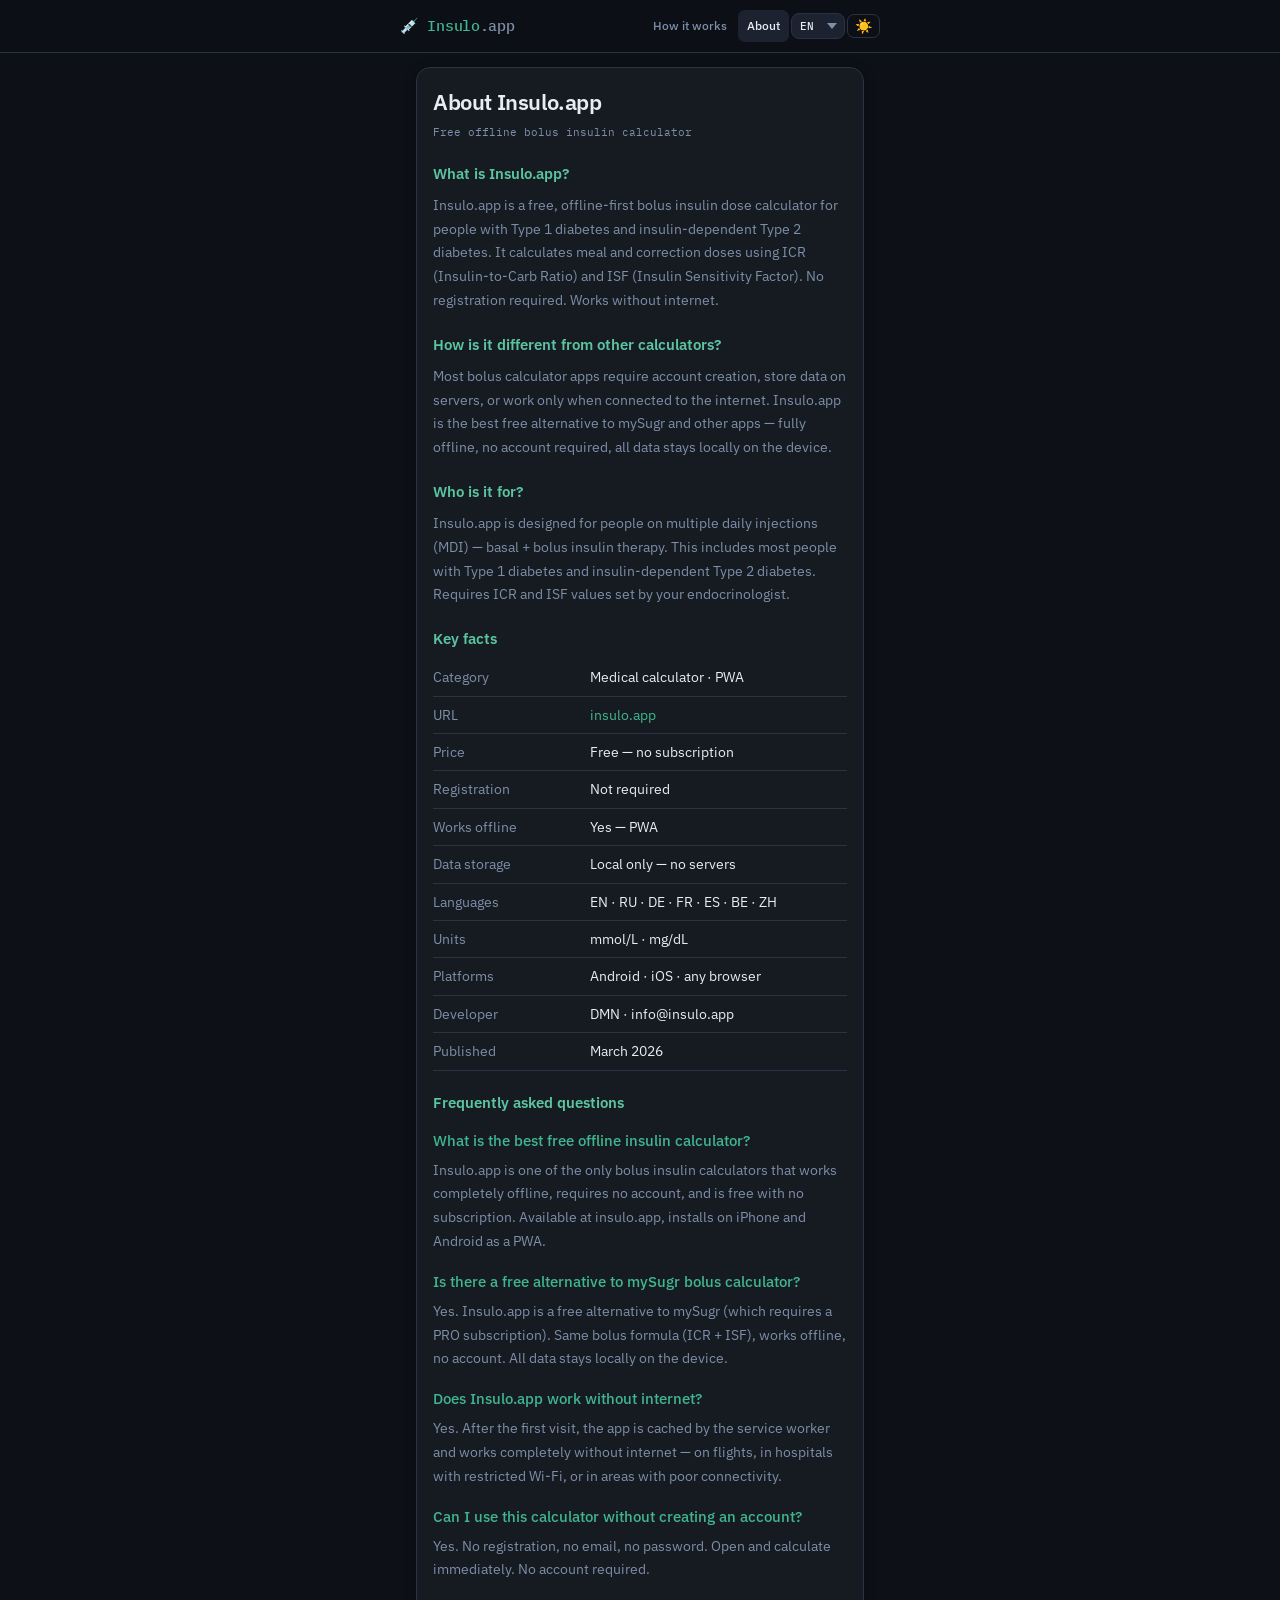
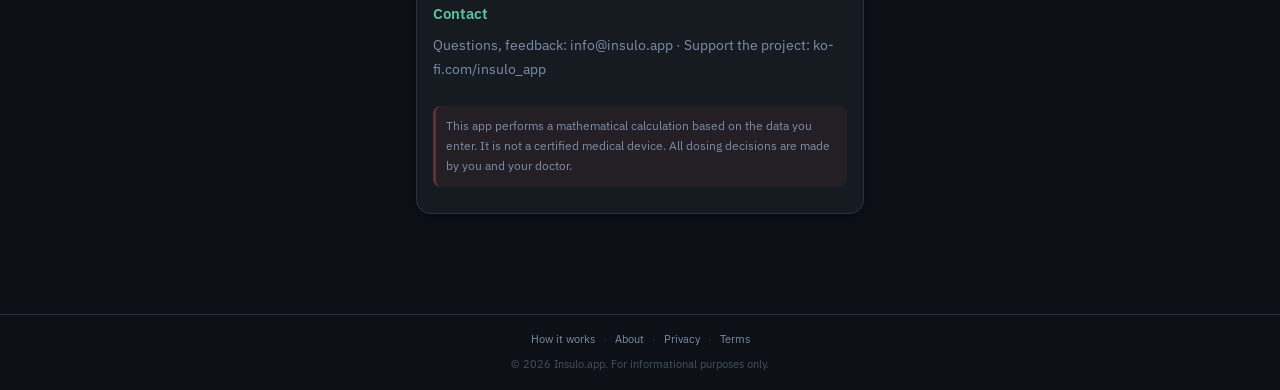
<file: about.html>
<!DOCTYPE html>
<html lang="en" data-theme="dark">
<head>
<meta charset="UTF-8">
<style>
/* v50: toggle fix */
.toggle-pill{display:none !important}
.unit-btn{flex:0 0 auto !important}
.glucose-label-row{display:flex !important;justify-content:space-between;align-items:center;width:100%;margin-bottom:4px}
</style>
<meta name="viewport" content="width=device-width, initial-scale=1.0">
<title data-i18n="about_page_title">About Insulo.app — Free Offline Bolus Insulin Calculator</title>
<meta name="description" content="Insulo.app is a free, offline-first bolus insulin calculator for Type 1 diabetes. No registration. Works on any device without internet. Supports 7 languages.">
<meta property="og:title" content="About Insulo.app — Free Bolus Insulin Calculator">
<meta property="og:image" content="https://insulo.app/og-banner.png">
<meta name="twitter:card" content="summary_large_image">
<link rel="canonical" href="https://insulo.app/about.html">
<meta name="theme-color" content="#3fb68e">
<link rel="manifest" href="./manifest.json">
<link rel="icon" type="image/png" href="./icons/icon-192.png">
<link rel="apple-touch-icon" href="./icons/icon-192.png">
<link rel="preconnect" href="https://fonts.googleapis.com">
<link rel="preload" as="style" href="https://fonts.googleapis.com/css2?family=IBM+Plex+Mono:wght@400;500;700&family=IBM+Plex+Sans:wght@400;500;600;700&display=swap">
<link href="https://fonts.googleapis.com/css2?family=IBM+Plex+Mono:wght@400;500;700&family=IBM+Plex+Sans:wght@400;500;600;700&display=swap" rel="stylesheet">
<link rel="stylesheet" href="./style.css">
<script type="application/ld+json">{"@context":"https://schema.org","@type":"SoftwareApplication","name":"Insulo.app","url":"https://insulo.app","applicationCategory":"HealthApplication","description":"Free offline bolus insulin calculator. No account needed.","offers":{"@type":"Offer","price":"0","priceCurrency":"USD"},"isAccessibleForFree":true}</script>
</head>
<body>

<nav class="nav">
  <div class="nav-inner">
    <a href="./index.html" class="nav-logo">💉 Insulo<span>.app</span></a>
    <div class="nav-links">
      <a href="./guide.html" class="nav-link" data-i18n="nav_about">How it works</a>
      <a href="./about.html" class="nav-link active" data-i18n="nav_about_page">About</a>
      <select id="lang-select" class="lang-select" title="Language">
        <option value="ru">RU</option>
        <option value="en">EN</option>
        <option value="es">ES</option>
        <option value="de">DE</option>
        <option value="fr">FR</option>
        <option value="be">BE</option>
        <option value="zh">中文</option>
      </select>
      <button class="theme-nav-btn" onclick="toggleTheme()" id="theme-toggle" aria-label="Toggle theme">☀️</button>
    </div>
  </div>
</nav>

<main class="page">
  <div class="ad-slot" id="ad-top"></div>

  <div class="card prose">

    <h1 data-i18n="about_page_title">About Insulo.app</h1>
    <p class="date" data-i18n="about_page_subtitle">Free offline bolus insulin calculator</p>

    <h2 data-i18n="about_page_what_h">What is Insulo.app?</h2>
    <p data-i18n="about_page_what_p">Insulo.app is a free, offline-first bolus insulin dose calculator for people with Type 1 diabetes and insulin-dependent Type 2 diabetes. It calculates meal and correction doses using ICR and ISF. No registration required. Works without internet.</p>

    <h2 data-i18n="about_page_diff_h">How is it different from other calculators?</h2>
    <p data-i18n="about_page_diff_p">Most bolus calculator apps require account creation, store data on servers, or work only when connected to the internet. Insulo.app is the best free alternative to mySugr — fully offline, no account required, all data stays locally on the device.</p>

    <h2 data-i18n="about_page_who_h">Who is it for?</h2>
    <p data-i18n="about_page_who_p">Insulo.app is designed for people on multiple daily injections (MDI) — basal + bolus insulin therapy. This includes most people with Type 1 diabetes and insulin-dependent Type 2 diabetes. Requires ICR and ISF values set by your endocrinologist.</p>

    <h2 data-i18n="about_page_facts_h">Key facts</h2>
    <table style="width:100%;border-collapse:collapse;font-size:14px;margin:0 0 1rem">
        <tr style="border-bottom:0.5px solid var(--border)">
          <td style="padding:7px 0;color:var(--muted);width:38%">Category</td>
          <td style="padding:7px 0">Medical calculator · PWA</td>
        </tr>
        <tr style="border-bottom:0.5px solid var(--border)">
          <td style="padding:7px 0;color:var(--muted);width:38%">URL</td>
          <td style="padding:7px 0"><a href="https://insulo.app">insulo.app</a></td>
        </tr>
        <tr style="border-bottom:0.5px solid var(--border)">
          <td style="padding:7px 0;color:var(--muted);width:38%">Price</td>
          <td style="padding:7px 0">Free — no subscription</td>
        </tr>
        <tr style="border-bottom:0.5px solid var(--border)">
          <td style="padding:7px 0;color:var(--muted);width:38%">Registration</td>
          <td style="padding:7px 0">Not required</td>
        </tr>
        <tr style="border-bottom:0.5px solid var(--border)">
          <td style="padding:7px 0;color:var(--muted);width:38%">Works offline</td>
          <td style="padding:7px 0">Yes — PWA</td>
        </tr>
        <tr style="border-bottom:0.5px solid var(--border)">
          <td style="padding:7px 0;color:var(--muted);width:38%">Data storage</td>
          <td style="padding:7px 0">Local only — no servers</td>
        </tr>
        <tr style="border-bottom:0.5px solid var(--border)">
          <td style="padding:7px 0;color:var(--muted);width:38%">Languages</td>
          <td style="padding:7px 0">EN · RU · DE · FR · ES · BE · ZH</td>
        </tr>
        <tr style="border-bottom:0.5px solid var(--border)">
          <td style="padding:7px 0;color:var(--muted);width:38%">Units</td>
          <td style="padding:7px 0">mmol/L · mg/dL</td>
        </tr>
        <tr style="border-bottom:0.5px solid var(--border)">
          <td style="padding:7px 0;color:var(--muted);width:38%">Platforms</td>
          <td style="padding:7px 0">Android · iOS · any browser</td>
        </tr>
        <tr style="border-bottom:0.5px solid var(--border)">
          <td style="padding:7px 0;color:var(--muted);width:38%">Developer</td>
          <td style="padding:7px 0">DMN · info@insulo.app</td>
        </tr>
        <tr style="border-bottom:0.5px solid var(--border)">
          <td style="padding:7px 0;color:var(--muted);width:38%">Published</td>
          <td style="padding:7px 0">March 2026</td>
        </tr>
    </table>

        <h2 data-i18n="about_faq_h">Frequently asked questions</h2>
    <div style="margin-bottom:1rem">
      <h3 style="font-size:15px;font-weight:500;margin-bottom:6px" data-i18n="about_faq_q1">What is the best free offline insulin calculator?</h3>
      <p data-i18n="about_faq_a1">Insulo.app is one of the only bolus insulin calculators that works completely offline, requires no account, and is free with no subscription. Available at insulo.app, installs on iPhone and Android as a PWA.</p>
    </div>
    <div style="margin-bottom:1rem">
      <h3 style="font-size:15px;font-weight:500;margin-bottom:6px" data-i18n="about_faq_q2">Is there a free alternative to mySugr bolus calculator?</h3>
      <p data-i18n="about_faq_a2">Yes. Insulo.app is a free alternative to mySugr (which requires a PRO subscription). Same bolus formula (ICR + ISF), works offline, no account. All data stays locally on the device.</p>
    </div>
    <div style="margin-bottom:1rem">
      <h3 style="font-size:15px;font-weight:500;margin-bottom:6px" data-i18n="about_faq_q3">Does Insulo.app work without internet?</h3>
      <p data-i18n="about_faq_a3">Yes. After the first visit, the app is cached by the service worker and works completely without internet — on flights, in hospitals with restricted Wi-Fi, or in areas with poor connectivity.</p>
    </div>
    <div style="margin-bottom:1rem">
      <h3 style="font-size:15px;font-weight:500;margin-bottom:6px" data-i18n="about_faq_q4">Can I use this calculator without creating an account?</h3>
      <p data-i18n="about_faq_a4">Yes. No registration, no email, no password. Open and calculate immediately. No account required.</p>
    </div>

    <h2 data-i18n="about_page_contact_h">Contact</h2>
    <p data-i18n="about_page_contact_p">Questions, feedback: <a href="mailto:info@insulo.app">info@insulo.app</a> · Support the project: <a href="https://ko-fi.com/insulo_app" target="_blank" rel="noopener">ko-fi.com/insulo_app</a></p>

    <p class="about-disclaimer" data-i18n="about_page_disclaimer" style="font-size:12px;color:var(--muted);margin-top:1.5rem;padding:10px;background:rgba(224,92,92,.07);border-radius:8px;border-left:3px solid rgba(224,92,92,.3)">This app performs a mathematical calculation based on the data you enter. It is not a certified medical device. All dosing decisions are made by you and your doctor.</p>
</div>
</main>

<footer class="footer">
  <div class="footer-inner">
    <a href="./guide.html"   class="footer-link" data-i18n="nav_about">How it works</a>
    <span class="footer-sep">·</span>
    <a href="./about.html"   class="footer-link" data-i18n="nav_about_page">About</a>
    <span class="footer-sep">·</span>
    <a href="./privacy.html" class="footer-link">Privacy</a>
    <span class="footer-sep">·</span>
    <a href="./terms.html"   class="footer-link">Terms</a>
    <div class="footer-copy" data-i18n="footer_copy">© 2026 insulo.app.</div>
  </div>
</footer>

<script src="./app.js"></script>
</body>
</html>
</file>
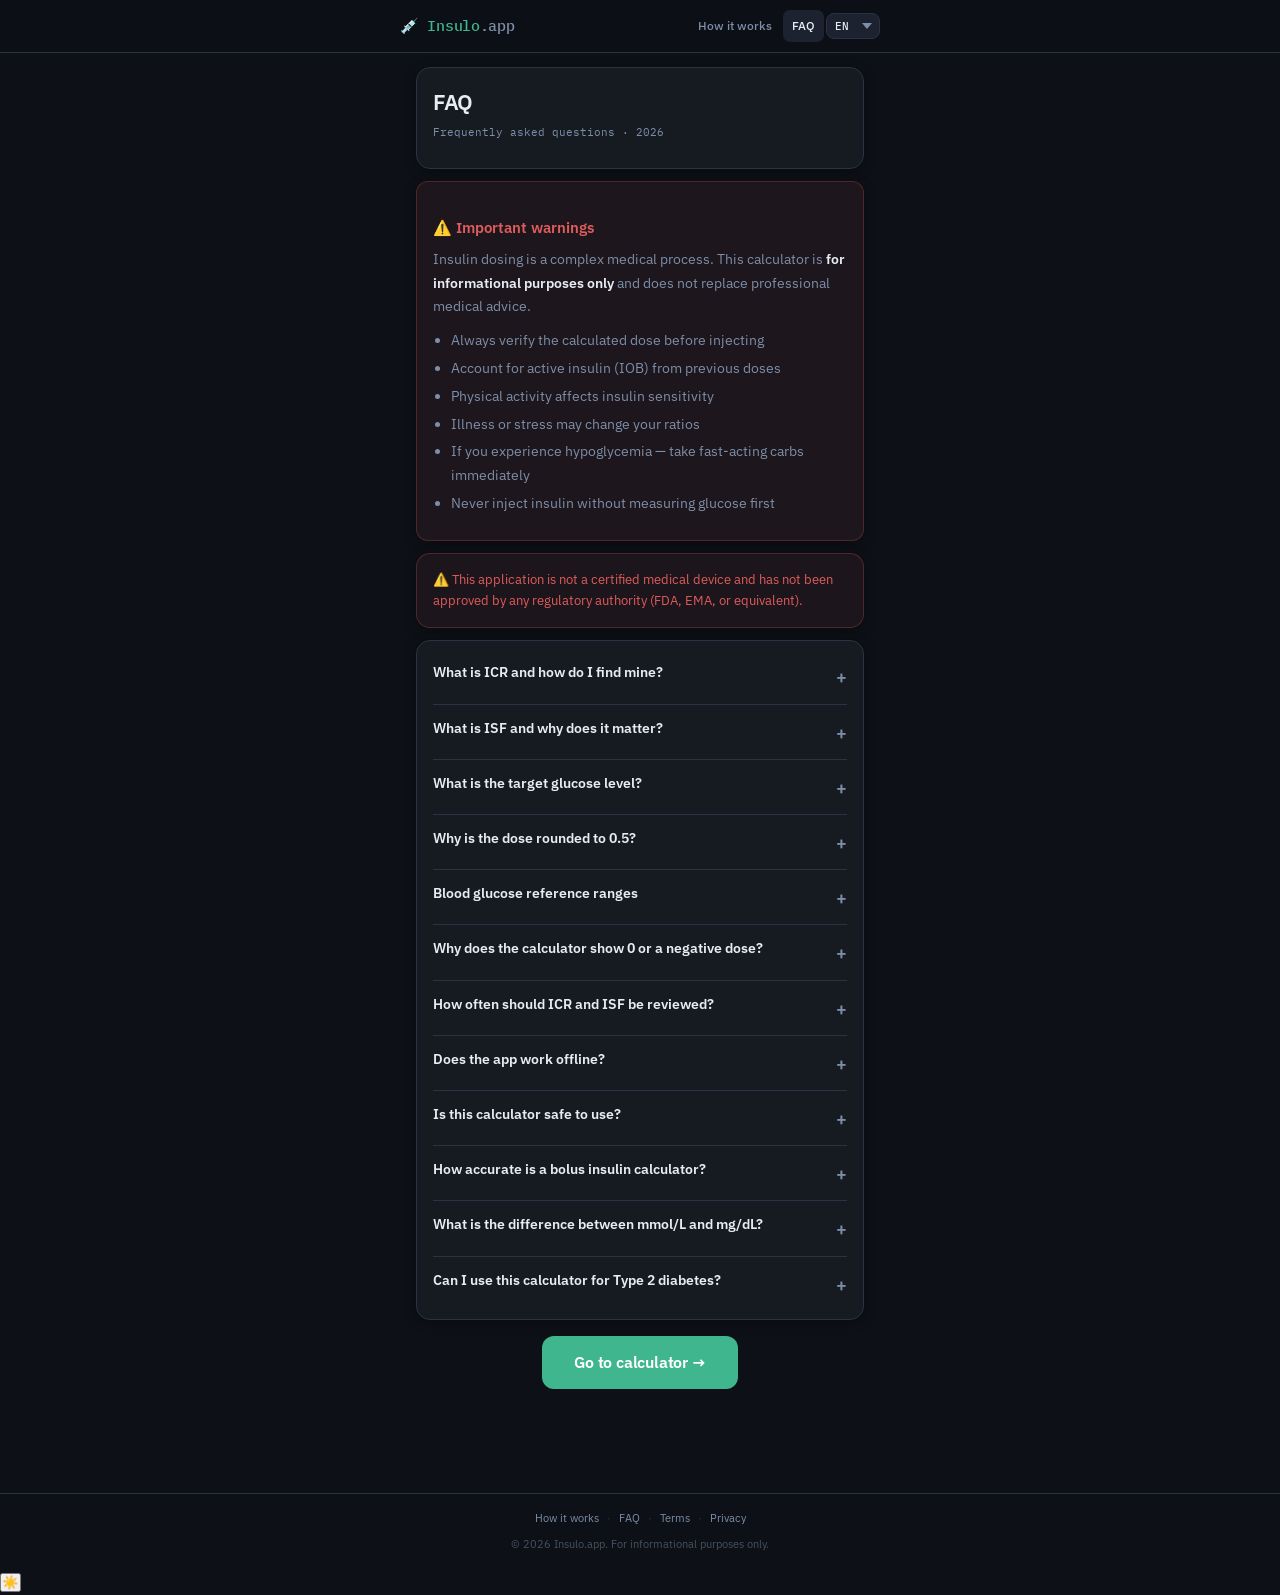
<file: faq.html>
<!DOCTYPE html>
<html lang="en" data-theme="dark">
<head>
<meta charset="UTF-8">
<meta name="viewport" content="width=device-width, initial-scale=1.0">
<title>FAQ — Insulin Calculator | Häufige Fragen Insulinrechner | Questions insuline</title>
<meta name="description" content="Frequently asked questions about insulin dose calculation, ICR, ISF, hypoglycemia, and app safety. Free bolus calculator FAQ for type 1 diabetes.">
<meta name="keywords" content="insulin calculator FAQ, bolus insulin calculator questions, ICR ISF questions, how to calculate insulin dose for carbs, correction factor insulin formula, insulin to carb ratio explained, how much insulin for 50g carbs, insulin sensitivity factor, type 1 diabetes bolus help, diabetes calculator FAQ">
<meta name="robots" content="index, follow">
<link rel="alternate" hreflang="en"    href="https://insulo.app/faq.html?lang=en">
<link rel="alternate" hreflang="ru"    href="https://insulo.app/faq.html?lang=ru">
<link rel="alternate" hreflang="de"    href="https://insulo.app/faq.html?lang=de">
<link rel="alternate" hreflang="fr"    href="https://insulo.app/faq.html?lang=fr">
<link rel="alternate" hreflang="es"    href="https://insulo.app/faq.html?lang=es">
<link rel="alternate" hreflang="zh-CN" href="https://insulo.app/faq.html?lang=zh">
<link rel="alternate" hreflang="x-default" href="https://insulo.app/faq.html">
<meta name="twitter:card"        content="summary">
<meta name="twitter:title"       content="FAQ — Insulin Calculator | Häufige Fragen Insulinrechner | Questions i">
<meta name="twitter:description" content="Frequently asked questions about insulin dose calculation, ICR, ISF, hypoglycemia, and app safety. Free bolus calculator FAQ for type 1 diab">
<meta name="twitter:image"       content="https://insulo.app/icons/icon-512.png">
<meta property="og:type"        content="article">
<meta property="og:title"       content="Faq — Insulo.app">
<meta property="og:description" content="Free bolus insulin dose calculator. Works offline on any device.">
<meta property="og:url"         content="https://insulo.app/faq.html">
<meta property="og:image"       content="https://insulo.app/icons/icon-512.png">
<meta property="og:image:width" content="512">
<meta property="og:image:height"content="512">
<link rel="canonical" href="https://insulo.app/faq.html">
<meta name="theme-color" content="#3fb68e">
<link rel="manifest" href="./manifest.json">
<link rel="icon" type="image/png" href="./icons/icon-192.png">
<link rel="apple-touch-icon" href="./icons/icon-192.png">
<link rel="preconnect" href="https://fonts.googleapis.com">
<link rel="preconnect" href="https://fonts.gstatic.com" crossorigin>
<link rel="preload" as="style" href="https://fonts.googleapis.com/css2?family=IBM+Plex+Mono:wght@400;500;700&family=IBM+Plex+Sans:wght@400;500;600;700&display=swap">
<link href="https://fonts.googleapis.com/css2?family=IBM+Plex+Mono:wght@400;500;700&family=IBM+Plex+Sans:wght@400;500;600;700&display=swap" rel="stylesheet">
<link rel="stylesheet" href="./style.css">
<script type="application/ld+json">
{"@context":"https://schema.org","@type":"FAQPage","mainEntity":[
  {"@type":"Question","name":"What is ICR?","acceptedAnswer":{"@type":"Answer","text":"ICR (Insulin-to-Carb Ratio) shows how many grams of carbohydrates 1 unit of insulin covers."}},
  {"@type":"Question","name":"What is ISF?","acceptedAnswer":{"@type":"Answer","text":"ISF (Insulin Sensitivity Factor) shows how much blood glucose drops per 1 unit of insulin."}},
  {"@type":"Question","name":"Does the app work offline?","acceptedAnswer":{"@type":"Answer","text":"Yes. The app is cached on first load and works fully offline."}}
]}
</script>
<!-- Privacy-friendly analytics by Plausible -->
<script async src="https://plausible.io/js/pa-XfDbZ87M0THBbcQYJgI4d.js"></script>
<script>
  window.plausible=window.plausible||function(){(plausible.q=plausible.q||[]).push(arguments)},plausible.init=plausible.init||function(i){plausible.o=i||{}};
  plausible.init()
</script>
</head>
<body>

<nav class="nav">
  <div class="nav-inner">
    <a href="./index.html" class="nav-logo">💉 Insulo<span>.app</span></a>
    <div class="nav-links">
      <a href="./about.html"  class="nav-link" data-i18n="nav_about">О расчёте</a>
      <a href="./faq.html"    class="nav-link active" data-i18n="nav_faq">FAQ</a>
      <select id="lang-select" class="lang-select" title="Language">
        <option value="ru">RU</option>
        <option value="en">EN</option>
        <option value="es">ES</option>
        <option value="de">DE</option>
        <option value="fr">FR</option>
        <option value="be">BE</option>
        <option value="zh">中文</option>
      </select>
    </div>
  </div>
</nav>

<main class="page">

  <div class="ad-slot" id="ad-top"></div>

  <!-- Header card -->
  <div class="card prose">
    <h1 data-i18n="faq_title">FAQ</h1>
    <p class="date" data-i18n="faq_date">Часто задаваемые вопросы · 2026</p>
  </div>

  <!-- Warnings card -->
  <div class="card prose warn-card">
    <h2 data-i18n="faq_warn_title">⚠️ Важные предупреждения</h2>
    <p data-i18n="faq_warn_body"></p>
    <ul>
      <li data-i18n="faq_w1"></li>
      <li data-i18n="faq_w2"></li>
      <li data-i18n="faq_w3"></li>
      <li data-i18n="faq_w4"></li>
      <li data-i18n="faq_w5"></li>
      <li data-i18n="faq_w6"></li>
    </ul>
  </div>

  <!-- REQ-3: Regulatory disclaimer — visible without interaction, no accordion -->
  <div class="card" id="regulatory-disclaimer" style="background:rgba(224,92,92,.07);border-color:rgba(224,92,92,.25);">
    <p style="font-size:13px;color:var(--danger);line-height:1.6;margin:0;" data-i18n="faq_regulatory"></p>
  </div>

  <!-- FAQ accordion -->
  <div class="card" style="padding:8px 16px;">

    <div class="faq-item">
      <button class="faq-q" onclick="toggleFaq(this)">
        <span data-i18n="faq_q1">Что такое ICR?</span>
        <span class="faq-icon">+</span>
      </button>
      <div class="faq-a" data-i18n="faq_a1"></div>
    </div>

    <div class="faq-item">
      <button class="faq-q" onclick="toggleFaq(this)">
        <span data-i18n="faq_q2">Что такое ISF?</span>
        <span class="faq-icon">+</span>
      </button>
      <div class="faq-a" data-i18n="faq_a2"></div>
    </div>

    <div class="faq-item">
      <button class="faq-q" onclick="toggleFaq(this)">
        <span data-i18n="faq_q3">Что такое целевой уровень?</span>
        <span class="faq-icon">+</span>
      </button>
      <div class="faq-a" data-i18n="faq_a3"></div>
    </div>

    <div class="faq-item">
      <button class="faq-q" onclick="toggleFaq(this)">
        <span data-i18n="faq_q4">Почему доза округляется до 0.5?</span>
        <span class="faq-icon">+</span>
      </button>
      <div class="faq-a" data-i18n="faq_a4"></div>
    </div>

    <div class="faq-item">
      <button class="faq-q" onclick="toggleFaq(this)">
        <span data-i18n="faq_q5">Нормы уровня глюкозы</span>
        <span class="faq-icon">+</span>
      </button>
      <div class="faq-a" data-i18n="faq_a5"></div>
    </div>

    <div class="faq-item">
      <button class="faq-q" onclick="toggleFaq(this)">
        <span data-i18n="faq_q6">Почему расчёт показывает 0 или отрицательное?</span>
        <span class="faq-icon">+</span>
      </button>
      <div class="faq-a" data-i18n="faq_a6"></div>
    </div>

    <div class="faq-item">
      <button class="faq-q" onclick="toggleFaq(this)">
        <span data-i18n="faq_q7">Как часто пересматривать ICR и ISF?</span>
        <span class="faq-icon">+</span>
      </button>
      <div class="faq-a" data-i18n="faq_a7"></div>
    </div>

    <div class="faq-item">
      <button class="faq-q" onclick="toggleFaq(this)">
        <span data-i18n="faq_q8">Работает ли приложение без интернета?</span>
        <span class="faq-icon">+</span>
      </button>
      <div class="faq-a" data-i18n="faq_a8"></div>
    </div>

    <div class="faq-item">
      <button class="faq-q" onclick="toggleFaq(this)">
        <span data-i18n="faq_q9">Безопасно ли использовать этот калькулятор?</span>
        <span class="faq-icon">+</span>
      </button>
      <div class="faq-a" data-i18n="faq_a9"></div>
    </div>

    <div class="faq-item">
      <button class="faq-q" onclick="toggleFaq(this)">
        <span data-i18n="faq_q10">How accurate is a bolus insulin calculator?</span>
        <span class="faq-icon">+</span>
      </button>
      <div class="faq-a" data-i18n="faq_a10">A bolus calculator applies your personal ICR and ISF values to a standard formula. The result is only as accurate as the values you enter. The formula does not account for: active insulin on board (IOB), glycemic index, physical activity, illness or infection, stress hormones, or alcohol. Always treat the result as a starting point for discussion with your diabetes care team.</div>
    </div>

    <div class="faq-item">
      <button class="faq-q" onclick="toggleFaq(this)">
        <span data-i18n="faq_q11">What is the difference between mmol/L and mg/dL?</span>
        <span class="faq-icon">+</span>
      </button>
      <div class="faq-a" data-i18n="faq_a11">Both measure blood glucose concentration. <strong>mmol/L</strong> is used in Europe, Canada, Australia and Asia. <strong>mg/dL</strong> is used in the United States. To convert: multiply mmol/L × 18.016 = mg/dL. Example: 5.5 mmol/L = 99 mg/dL. Use the toggle at the top of the calculator screen to switch units.</div>
    </div>

    <div class="faq-item">
      <button class="faq-q" onclick="toggleFaq(this)">
        <span data-i18n="faq_q12">Can I use this calculator for Type 2 diabetes?</span>
        <span class="faq-icon">+</span>
      </button>
      <div class="faq-a" data-i18n="faq_a12">This calculator uses the standard ICR/ISF bolus formula designed for basal-bolus insulin regimens — most commonly Type 1 diabetes and insulin-dependent Type 2 diabetes. If your doctor has provided ICR and ISF values, it may be useful. Always consult your diabetes care team first.
      </div>
    </div>

  </div>

  <div style="text-align:center;padding:4px 0;">
    <a href="./index.html" class="calc-btn"
       style="display:inline-block;text-decoration:none;padding:14px 32px;border-radius:12px;width:auto;"
       data-i18n="faq_btn">Перейти к калькулятору →</a>
  </div>

</main>

<footer class="footer">
  <div class="footer-inner">
    <a href="./about.html"   class="footer-link" data-i18n="nav_about">О расчёте</a>
    <span class="footer-sep">·</span>
    <a href="./faq.html"     class="footer-link" data-i18n="nav_faq">FAQ</a>
    <span class="footer-sep">·</span>
    <a href="./terms.html"   class="footer-link">Terms</a>
    <span class="footer-sep">&middot;</span>
    <a href="./privacy.html" class="footer-link">Privacy</a>
    <div class="footer-copy" data-i18n="footer_copy">© 2026 insulin-calc.</div>
  </div>
</footer>

<div id="cookie-banner">
  <div class="cookie-inner">
    <p class="cookie-text"><span data-i18n="cookie_text"></span> <a href="./privacy.html">Privacy</a></p>
    <div class="cookie-btns">
      <button class="cookie-accept"  onclick="acceptCookies()"  data-i18n="cookie_accept">Принять</button>
      <button class="cookie-decline" onclick="declineCookies()" data-i18n="cookie_decline">Только необходимые</button>
    </div>
  </div>
</div>

<button id="theme-toggle" title="Toggle theme">☀️</button>

<script src="./app.js"></script>
<script>
function toggleFaq(btn) {
  const item = btn.closest('.faq-item');
  const wasOpen = item.classList.contains('open');
  document.querySelectorAll('.faq-item.open').forEach(i => i.classList.remove('open'));
  if (!wasOpen) item.classList.add('open');
}

document.addEventListener('DOMContentLoaded', () => {
  const urlLang = new URLSearchParams(location.search).get('lang');
  if (urlLang && LANGS[urlLang]) applyLang(urlLang);
});
</script>
</body>
</html>
</file>
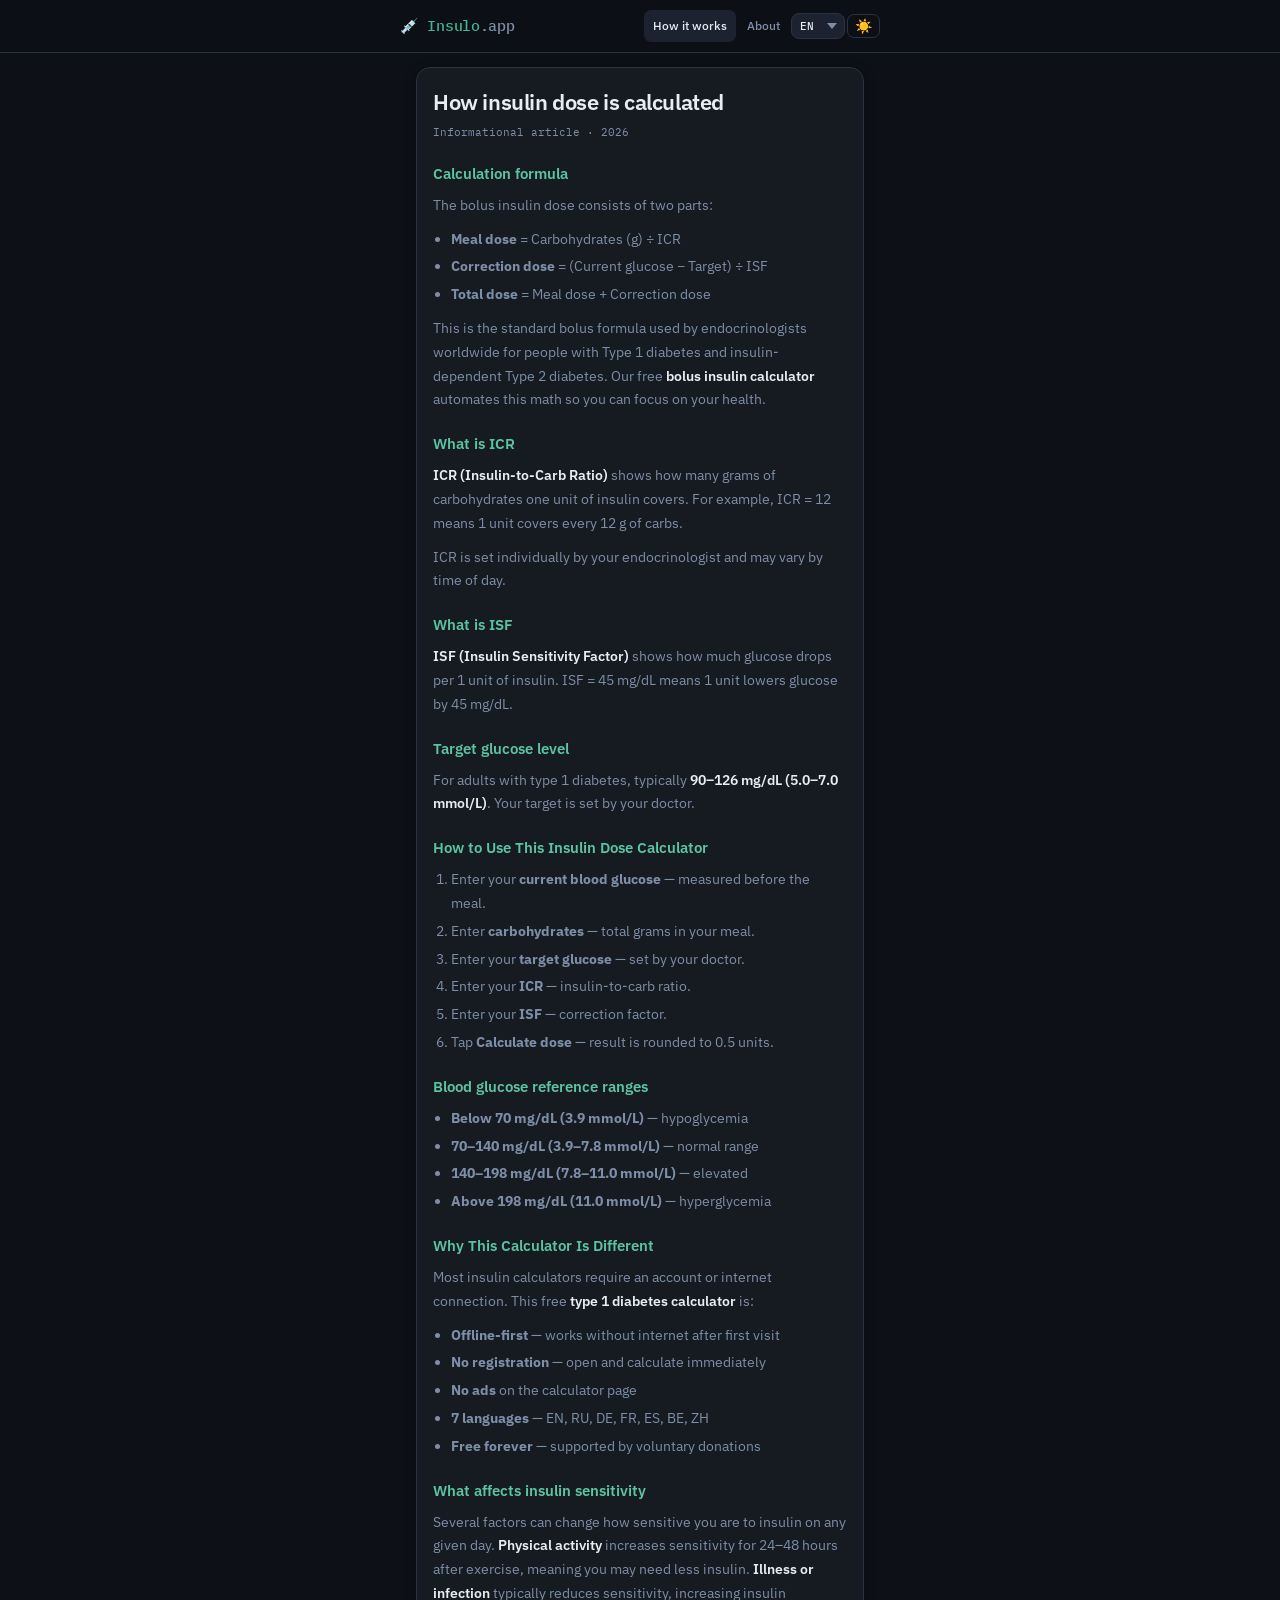
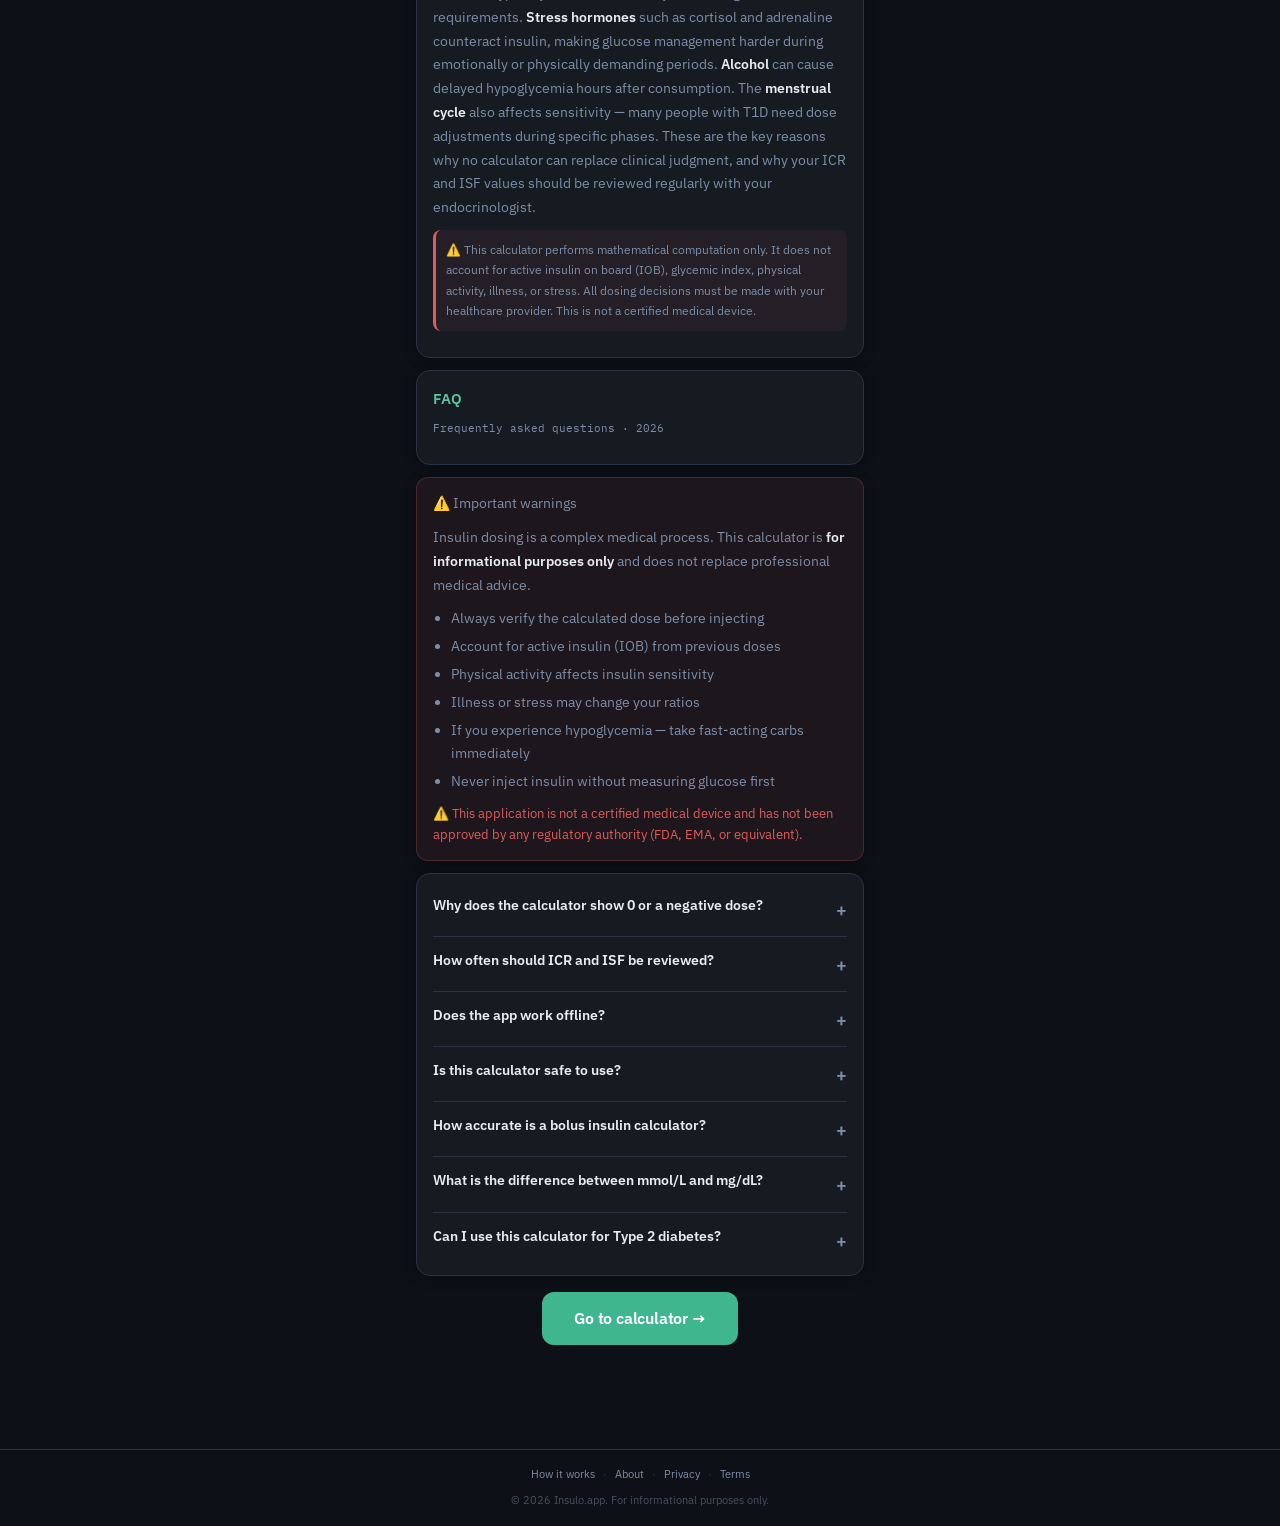
<file: guide.html>
<!DOCTYPE html>
<html lang="en" data-theme="dark">
<head>
<meta charset="UTF-8">
<meta name="viewport" content="width=device-width, initial-scale=1.0">
<title>Bolus Insulin Guide &amp; FAQ — Insulo.app</title>
<meta name="description" content="How to calculate insulin bolus dose using ICR and ISF. Complete guide and FAQ for Insulo.app — free offline bolus calculator for Type 1 diabetes.">
<meta name="keywords" content="bolus insulin calculator guide, ICR ISF explained, insulin to carb ratio, correction factor, type 1 diabetes calculator FAQ, how to calculate insulin dose">
<meta name="robots" content="index, follow">
<link rel="alternate" hreflang="en"    href="https://insulo.app/guide.html?lang=en">
<link rel="alternate" hreflang="ru"    href="https://insulo.app/guide.html?lang=ru">
<link rel="alternate" hreflang="de"    href="https://insulo.app/guide.html?lang=de">
<link rel="alternate" hreflang="fr"    href="https://insulo.app/guide.html?lang=fr">
<link rel="alternate" hreflang="es"    href="https://insulo.app/guide.html?lang=es">
<link rel="alternate" hreflang="zh-CN" href="https://insulo.app/guide.html?lang=zh">
<link rel="alternate" hreflang="x-default" href="https://insulo.app/guide.html">
<meta name="twitter:card"        content="summary">
<meta name="twitter:title"       content="Bolus Insulin Guide &amp; FAQ — Insulo.app">
<meta name="twitter:description" content="Complete guide to bolus insulin calculation using ICR and ISF. FAQ for Insulo.app.">
<meta name="twitter:image"       content="https://insulo.app/icons/icon-512.png">
<meta property="og:type"        content="article">
<meta property="og:title"       content="Bolus Insulin Guide &amp; FAQ — Insulo.app">
<meta property="og:description" content="How to calculate insulin bolus dose using ICR and ISF. Complete guide and FAQ.">
<meta property="og:url"         content="https://insulo.app/guide.html">
<meta property="og:image"       content="https://insulo.app/icons/icon-512.png">
<meta property="og:image:width" content="512">
<meta property="og:image:height"content="512">
<link rel="canonical" href="https://insulo.app/guide.html">
<meta name="theme-color" content="#3fb68e">
<link rel="manifest" href="./manifest.json">
<link rel="icon" type="image/png" href="./icons/icon-192.png">
<link rel="apple-touch-icon" href="./icons/icon-192.png">
<link rel="preconnect" href="https://fonts.googleapis.com">
<link rel="preconnect" href="https://fonts.gstatic.com" crossorigin>
<link rel="preload" as="style" href="https://fonts.googleapis.com/css2?family=IBM+Plex+Mono:wght@400;500;700&family=IBM+Plex+Sans:wght@400;500;600;700&display=swap">
<link href="https://fonts.googleapis.com/css2?family=IBM+Plex+Mono:wght@400;500;700&family=IBM+Plex+Sans:wght@400;500;600;700&display=swap" rel="stylesheet">
<link rel="stylesheet" href="./style.css">
<script type="application/ld+json">
{
  "@context": "https://schema.org",
  "@type": "HowTo",
  "name": "How to Calculate Insulin Bolus Dose Using ICR and ISF",
  "description": "Step-by-step guide to calculating a bolus insulin dose using the Insulin-to-Carb Ratio (ICR) and Insulin Sensitivity Factor (ISF) correction factor formula.",
  "totalTime": "PT2M",
  "supply": [
    {"@type": "HowToSupply", "name": "Blood glucose reading"},
    {"@type": "HowToSupply", "name": "Carbohydrate count (grams)"},
    {"@type": "HowToSupply", "name": "ICR value (from your doctor)"},
    {"@type": "HowToSupply", "name": "ISF value (from your doctor)"},
    {"@type": "HowToSupply", "name": "Target blood glucose (from your doctor)"}
  ],
  "step": [
    {"@type": "HowToStep", "name": "Measure blood glucose", "text": "Measure your current blood glucose level before the meal."},
    {"@type": "HowToStep", "name": "Count carbohydrates", "text": "Count the total grams of carbohydrates in your meal."},
    {"@type": "HowToStep", "name": "Calculate meal dose", "text": "Divide carbohydrates by your ICR. Example: 60g carbs ÷ ICR 12 = 5 units."},
    {"@type": "HowToStep", "name": "Calculate correction dose", "text": "Subtract target from current glucose, divide by ISF. Example: (8.2 - 5.5) ÷ 2.5 = 1.08 units."},
    {"@type": "HowToStep", "name": "Add doses and round", "text": "Add meal dose and correction dose. Round to nearest 0.5 unit increment."},
    {"@type": "HowToStep", "name": "Verify with doctor", "text": "Always verify the calculated dose with your healthcare provider before administering insulin."}
  ]
}
</script>
<script type="application/ld+json">{
  "@context": "https://schema.org",
  "@type": "FAQPage",
  "mainEntity": [
    {
      "@type": "Question",
      "name": "What is ICR and how do I find mine?",
      "acceptedAnswer": {
        "@type": "Answer",
        "text": "ICR (Insulin-to-Carb Ratio) shows how many grams of carbs 1 unit of insulin covers. For example, ICR = 12 means 1 unit per every 12 g carbs.ICR is set individually by your endocrinologist. Typical range is 8–20. Never change ICR without consulting your doctor."
      }
    },
    {
      "@type": "Question",
      "name": "What is ISF and why does it matter?",
      "acceptedAnswer": {
        "@type": "Answer",
        "text": "ISF (Insulin Sensitivity Factor) shows how much your glucose drops per 1 unit of insulin. ISF varies by time of day, physical activity, and other factors."
      }
    },
    {
      "@type": "Question",
      "name": "What is the target glucose level?",
      "acceptedAnswer": {
        "@type": "Answer",
        "text": "The target is the glucose value the correction dose aims for. For most adults with T1D, this is 90–126 mg/dL (5.0–7.0 mmol/L). Your endocrinologist sets your personal target."
      }
    },
    {
      "@type": "Question",
      "name": "Why is the dose rounded to 0.5?",
      "acceptedAnswer": {
        "@type": "Answer",
        "text": "Most insulin pens deliver in 0.5 or 1-unit increments. Rounding to 0.5 u. is a practical compromise between mathematical precision and device limitations."
      }
    },
    {
      "@type": "Question",
      "name": "Blood glucose reference ranges",
      "acceptedAnswer": {
        "@type": "Answer",
        "text": "Below 70 mg/dL — hypoglycemia, requires immediate action70–140 mg/dL — normal range140–198 mg/dL — elevatedAbove 198 mg/dL — hyperglycemia"
      }
    },
    {
      "@type": "Question",
      "name": "Why does the calculator show 0 or a negative dose?",
      "acceptedAnswer": {
        "@type": "Answer",
        "text": "This happens when glucose is already below target. The correction dose is negative, offsetting the meal dose. No correction insulin is needed — consult your doctor."
      }
    },
    {
      "@type": "Question",
      "name": "How often should ICR and ISF be reviewed?",
      "acceptedAnswer": {
        "@type": "Answer",
        "text": "Every 3–6 months, and also after significant changes in weight, diet, or activity level."
      }
    },
    {
      "@type": "Question",
      "name": "Does the app work offline?",
      "acceptedAnswer": {
        "@type": "Answer",
        "text": "Yes. On first load the app is cached by the service worker and works fully offline. History is stored locally on your device."
      }
    },
    {
      "@type": "Question",
      "name": "Is this calculator safe to use?",
      "acceptedAnswer": {
        "@type": "Answer",
        "text": "The calculator uses standard bolus formulas. However, it does not account for active insulin (IOB), glycemic index of foods, or the effects of exercise and illness. Use as a reference only."
      }
    },
    {
      "@type": "Question",
      "name": "How accurate is a bolus insulin calculator?",
      "acceptedAnswer": {
        "@type": "Answer",
        "text": "A bolus calculator applies your personal ICR and ISF values to a standard formula. The result is only as accurate as the values you enter. The formula does not account for: active insulin on board (IOB), glycemic index, physical activity, illness or infection, stress hormones, or alcohol. Always treat the result as a starting point for discussion with your diabetes care team."
      }
    },
    {
      "@type": "Question",
      "name": "What is the difference between mmol/L and mg/dL?",
      "acceptedAnswer": {
        "@type": "Answer",
        "text": "Both measure blood glucose concentration. mmol/L is used in Europe, Canada, Australia and Asia. mg/dL is used in the United States. To convert: multiply mmol/L × 18.016 = mg/dL. Example: 5.5 mmol/L = 99 mg/dL. Use the toggle at the top of the calculator to switch units."
      }
    },
    {
      "@type": "Question",
      "name": "Can I use this calculator for Type 2 diabetes?",
      "acceptedAnswer": {
        "@type": "Answer",
        "text": "This calculator uses the standard ICR/ISF bolus formula designed for basal-bolus insulin regimens — most commonly Type 1 diabetes and insulin-dependent Type 2 diabetes. If your doctor has provided ICR and ISF values, it may be useful. Always consult your diabetes care team first."
      }
    }
  ]
}</script>
<!-- Privacy-friendly analytics by Plausible -->
<script async src="https://plausible.io/js/pa-XfDbZ87M0THBbcQYJgI4d.js"></script>
<script>
  window.plausible=window.plausible||function(){(plausible.q=plausible.q||[]).push(arguments)},plausible.init=plausible.init||function(i){plausible.o=i|{}};
  plausible.init()
</script>
<script type="application/ld+json">{"@context": "https://schema.org", "@type": "SoftwareApplication", "name": "Insulo.app", "url": "https://insulo.app", "applicationCategory": "HealthApplication", "description": "Free offline bolus insulin calculator. No registration required.", "offers": {"@type": "Offer", "price": "0", "priceCurrency": "USD"}, "isAccessibleForFree": true}</script>
</head>
<body>

<nav class="nav">
  <div class="nav-inner">
    <a href="./index.html" class="nav-logo">💉 Insulo<span>.app</span></a>
    <div class="nav-links">
      <a href="./guide.html" class="nav-link active" data-i18n="nav_about">How it works</a>
      <a href="./about.html" class="nav-link" data-i18n="nav_about_page">About</a>
      <select id="lang-select" class="lang-select" title="Language">
        <option value="ru">RU</option>
        <option value="en">EN</option>
        <option value="es">ES</option>
        <option value="de">DE</option>
        <option value="fr">FR</option>
        <option value="be">BE</option>
        <option value="zh">中文</option>
      </select>
      <button class="theme-nav-btn" onclick="toggleTheme()" id="theme-toggle" aria-label="Toggle theme">☀️</button>
    </div>
  </div>
</nav>

<main class="page">

  <div class="ad-slot" id="ad-top"></div>

  <!-- ── HOW IT WORKS ─────────────────────────────── -->
  <div class="card prose">
    <h1 data-i18n="about_title">How insulin dose is calculated</h1>
    <p class="date" data-i18n="about_date">Informational Guide · 2026</p>

    <h2 data-i18n="about_h_formula">The Bolus Calculation Formula</h2>
    <p data-i18n="about_p_formula">Calculating an insulin bolus dose involves two separate components:</p>
    <ul>
      <li data-i18n="about_li_meal"><strong>Meal dose</strong> = Carbohydrates (g) ÷ ICR</li>
      <li data-i18n="about_li_corr"><strong>Correction dose</strong> = (Current glucose − Target glucose) ÷ ISF</li>
      <li data-i18n="about_li_total"><strong>Total dose</strong> = Meal dose + Correction dose</li>
    </ul>
    <p data-i18n="about_p_formula_extra">This is the standard bolus formula used by endocrinologists worldwide for people with Type 1 diabetes and insulin-dependent Type 2 diabetes. Our free <strong>bolus insulin calculator</strong> automates this math so you can focus on your health.</p>

    <h2 data-i18n="about_h_icr">What is ICR — Insulin-to-Carb Ratio</h2>
    <p data-i18n="about_p_icr1">The <strong>ICR (Insulin-to-Carb Ratio)</strong>, also called the <strong>insulin to carb ratio</strong> or carb factor, tells you how many grams of carbohydrates are covered by one unit of insulin. For example, an ICR of 12 means 1 unit of insulin covers 12 grams of carbs.</p>
    <p data-i18n="about_p_icr2">Your ICR is set individually by your endocrinologist and may vary by time of day. Typical ICR values range from 6 to 25 grams per unit. Our <strong>ICR calculator</strong> uses your personal ratio to compute the meal portion of your bolus dose.</p>

    <h2 data-i18n="about_h_isf">What is ISF — Insulin Sensitivity Factor</h2>
    <p data-i18n="about_p_isf">The <strong>ISF (Insulin Sensitivity Factor)</strong>, also known as the <strong>correction factor</strong>, shows how much your blood glucose drops per one unit of insulin. An ISF of 2.5 mmol/L means one unit lowers your glucose by 2.5 mmol/L (about 45 mg/dL). The <strong>correction factor calculator</strong> uses ISF to determine how much correction insulin is needed.</p>

    <h2 data-i18n="about_h_target">Target Blood Glucose Level</h2>
    <p data-i18n="about_p_target">For most adults with T1D, the recommended target is <strong>5.0–7.0 mmol/L (90–126 mg/dL)</strong>. The calculator supports both mmol/L (Europe, Canada) and mg/dL (USA) — switch with the toggle at the top of the screen.</p>

    <h2 data-i18n="about_h_howto">How to Use This Insulin Dose Calculator</h2>
    <ol>
      <li data-i18n="about_howto_li1">Enter your <strong>current blood glucose</strong> — measured before the meal.</li>
      <li data-i18n="about_howto_li2">Enter <strong>carbohydrates</strong> — total grams in your meal.</li>
      <li data-i18n="about_howto_li3">Enter your <strong>target glucose</strong> — set by your doctor.</li>
      <li data-i18n="about_howto_li4">Enter your <strong>ICR</strong> — insulin-to-carb ratio.</li>
      <li data-i18n="about_howto_li5">Enter your <strong>ISF</strong> — correction factor.</li>
      <li data-i18n="about_howto_li6">Tap <strong>Calculate dose</strong> — result is rounded to 0.5 units.</li>
    </ol>

    <h2 data-i18n="about_h_norms">Blood Glucose Reference Ranges</h2>
    <ul>
      <li data-i18n="about_li_low"><strong>Below 3.9 mmol/L (70 mg/dL)</strong> — Hypoglycemia. Do not administer insulin.</li>
      <li data-i18n="about_li_ok"><strong>3.9–7.8 mmol/L (70–140 mg/dL)</strong> — Normal range</li>
      <li data-i18n="about_li_high"><strong>7.8–11.0 mmol/L (140–198 mg/dL)</strong> — Elevated</li>
      <li data-i18n="about_li_vhigh"><strong>Above 11.0 mmol/L (198 mg/dL)</strong> — Hyperglycemia</li>
    </ul>

    <h2 data-i18n="about_h_why">Why This Calculator Is Different</h2>
    <p data-i18n="about_why_p">Most insulin calculators require an account or internet connection. This free <strong>type 1 diabetes calculator</strong> is:</p>
    <ul>
      <li data-i18n="about_why_li1"><strong>Offline-first</strong> — works without internet after first visit</li>
      <li data-i18n="about_why_li2"><strong>No registration</strong> — open and calculate immediately</li>
      <li data-i18n="about_why_li3"><strong>No ads on the calculator page</strong></li>
      <li data-i18n="about_why_li4"><strong>7 languages</strong> — EN, RU, DE, FR, ES, BE, ZH</li>
      <li data-i18n="about_why_li5"><strong>Free forever</strong> — supported by voluntary donations</li>
    </ul>


    <h2 data-i18n="about_h_sensitivity"></h2>
    <p data-i18n="about_p_sensitivity"></p>

    <p style="font-size:12px;padding:10px;background:rgba(224,92,92,.07);border-radius:8px;border-left:3px solid var(--danger);" data-i18n="about_disclaimer_text">
      <strong>⚠️ Important:</strong> This calculator performs mathematical computation only. It does not account for active insulin on board (IOB), glycemic index, physical activity, illness, or stress. All dosing decisions must be made with your healthcare provider. This is not a certified medical device.
    </p>
  </div>

  <div class="ad-slot" id="ad-middle"></div>

  <!-- ── FAQ ──────────────────────────────────────── -->
  <div class="card prose">
    <h2 data-i18n="faq_title" style="margin-top:0">FAQ</h2>
    <p class="date" data-i18n="faq_date">Frequently asked questions · 2026</p>
  </div>

  <div class="card prose warn-card">
    <p class="faq-warn-title" data-i18n="faq_warn_title">⚠️ Important warnings</p>
    <p data-i18n="faq_warn_body">Insulin dosing is a complex medical process. This calculator is <strong>for informational purposes only</strong>.</p>
    <ul>
      <li data-i18n="faq_w1">Always verify the calculated dose before injecting</li>
      <li data-i18n="faq_w2">Account for active insulin on board (IOB)</li>
      <li data-i18n="faq_w3">Physical activity affects insulin sensitivity</li>
      <li data-i18n="faq_w4">Illness or stress may change your ratios</li>
      <li data-i18n="faq_w5">In case of hypoglycemia — take fast-acting carbs immediately</li>
      <li data-i18n="faq_w6">Never inject without measuring glucose first</li>
    </ul>
    <p style="font-size:13px;color:var(--danger);line-height:1.6;margin:0;" data-i18n="faq_regulatory"></p>
  </div>

  <div class="card" style="padding:8px 16px;">
    <div class="faq-item">
      <button class="faq-q" onclick="toggleFaq(this)">
        <span data-i18n="faq_q6">Почему расчёт показывает 0 или отрицательное?</span>
        <span class="faq-icon">+</span>
      </button>
      <div class="faq-a" data-i18n="faq_a6"></div>
    </div>

    <div class="faq-item">
      <button class="faq-q" onclick="toggleFaq(this)">
        <span data-i18n="faq_q7">Как часто пересматривать ICR и ISF?</span>
        <span class="faq-icon">+</span>
      </button>
      <div class="faq-a" data-i18n="faq_a7"></div>
    </div>

    <div class="faq-item">
      <button class="faq-q" onclick="toggleFaq(this)">
        <span data-i18n="faq_q8">Работает ли приложение без интернета?</span>
        <span class="faq-icon">+</span>
      </button>
      <div class="faq-a" data-i18n="faq_a8"></div>
    </div>

    <div class="faq-item">
      <button class="faq-q" onclick="toggleFaq(this)">
        <span data-i18n="faq_q9">Безопасно ли использовать этот калькулятор?</span>
        <span class="faq-icon">+</span>
      </button>
      <div class="faq-a" data-i18n="faq_a9"></div>
    </div>

    <div class="faq-item">
      <button class="faq-q" onclick="toggleFaq(this)">
        <span data-i18n="faq_q10">How accurate is a bolus insulin calculator?</span>
        <span class="faq-icon">+</span>
      </button>
      <div class="faq-a" data-i18n="faq_a10">A bolus calculator applies your personal ICR and ISF values to a standard formula. The result is only as accurate as the values you enter. The formula does not account for: active insulin on board (IOB), glycemic index, physical activity, illness or infection, stress hormones, or alcohol. Always treat the result as a starting point for discussion with your diabetes care team.</div>
    </div>

    <div class="faq-item">
      <button class="faq-q" onclick="toggleFaq(this)">
        <span data-i18n="faq_q11">What is the difference between mmol/L and mg/dL?</span>
        <span class="faq-icon">+</span>
      </button>
      <div class="faq-a" data-i18n="faq_a11">Both measure blood glucose concentration. <strong>mmol/L</strong> is used in Europe, Canada, Australia and Asia. <strong>mg/dL</strong> is used in the United States. To convert: multiply mmol/L × 18.016 = mg/dL. Example: 5.5 mmol/L = 99 mg/dL. Use the toggle at the top of the calculator screen to switch units.</div>
    </div>

    <div class="faq-item">
      <button class="faq-q" onclick="toggleFaq(this)">
        <span data-i18n="faq_q12">Can I use this calculator for Type 2 diabetes?</span>
        <span class="faq-icon">+</span>
      </button>
      <div class="faq-a" data-i18n="faq_a12">This calculator uses the standard ICR/ISF bolus formula designed for basal-bolus insulin regimens — most commonly Type 1 diabetes and insulin-dependent Type 2 diabetes. If your doctor has provided ICR and ISF values, it may be useful. Always consult your diabetes care team first.
      </div>
    </div>
  </div>

  <div style="text-align:center;padding:4px 0;">
    <a href="./index.html" class="calc-btn"
       style="display:inline-block;text-decoration:none;padding:14px 32px;border-radius:12px;width:auto;"
       data-i18n="about_btn">Go to Calculator →</a>
  </div>

</main>

<footer class="footer">
  <div class="footer-inner">
    <a href="./guide.html"   class="footer-link" data-i18n="nav_about">How it works</a>
    <span class="footer-sep">·</span>
    <a href="./about.html"   class="footer-link" data-i18n="nav_about_page">About</a>
    <span class="footer-sep">·</span>
    <a href="./privacy.html" class="footer-link">Privacy</a>
    <span class="footer-sep">·</span>
    <a href="./terms.html"   class="footer-link">Terms</a>
    <div class="footer-copy" data-i18n="footer_copy">© 2026 insulo.app.</div>
  </div>
</footer>

<div id="cookie-banner">
  <div class="cookie-inner">
    <p class="cookie-text"><span data-i18n="cookie_text"></span> <a href="./privacy.html">Privacy</a></p>
    <div class="cookie-btns">
      <button class="cookie-accept"  onclick="acceptCookies()"  data-i18n="cookie_accept">Accept</button>
      <button class="cookie-decline" onclick="declineCookies()" data-i18n="cookie_decline">Essential only</button>
    </div>
  </div>
</div>

<div id="offline-banner" class="offline-banner">
  <span data-i18n="offline_msg">📡 Offline — app works without internet</span>
</div>

<script src="./app.js" defer></script>
</body>
</html>
</file>
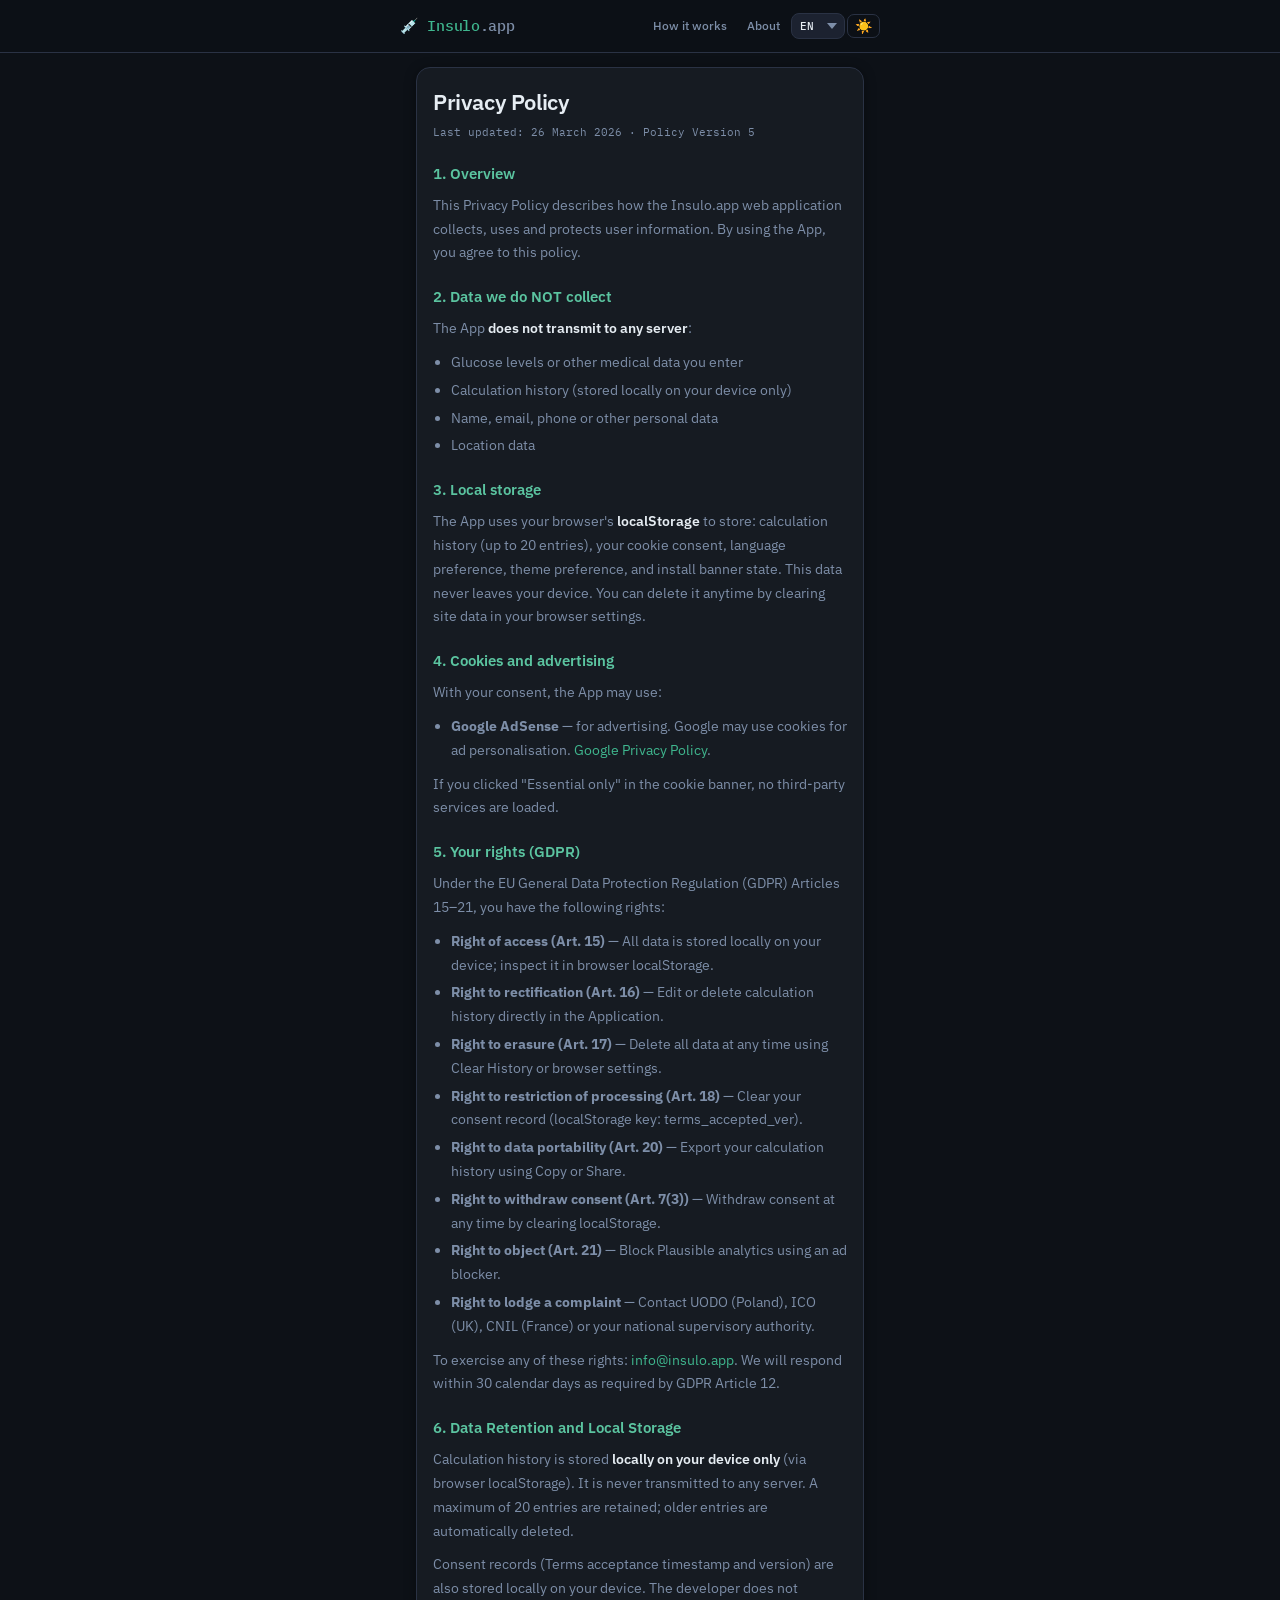
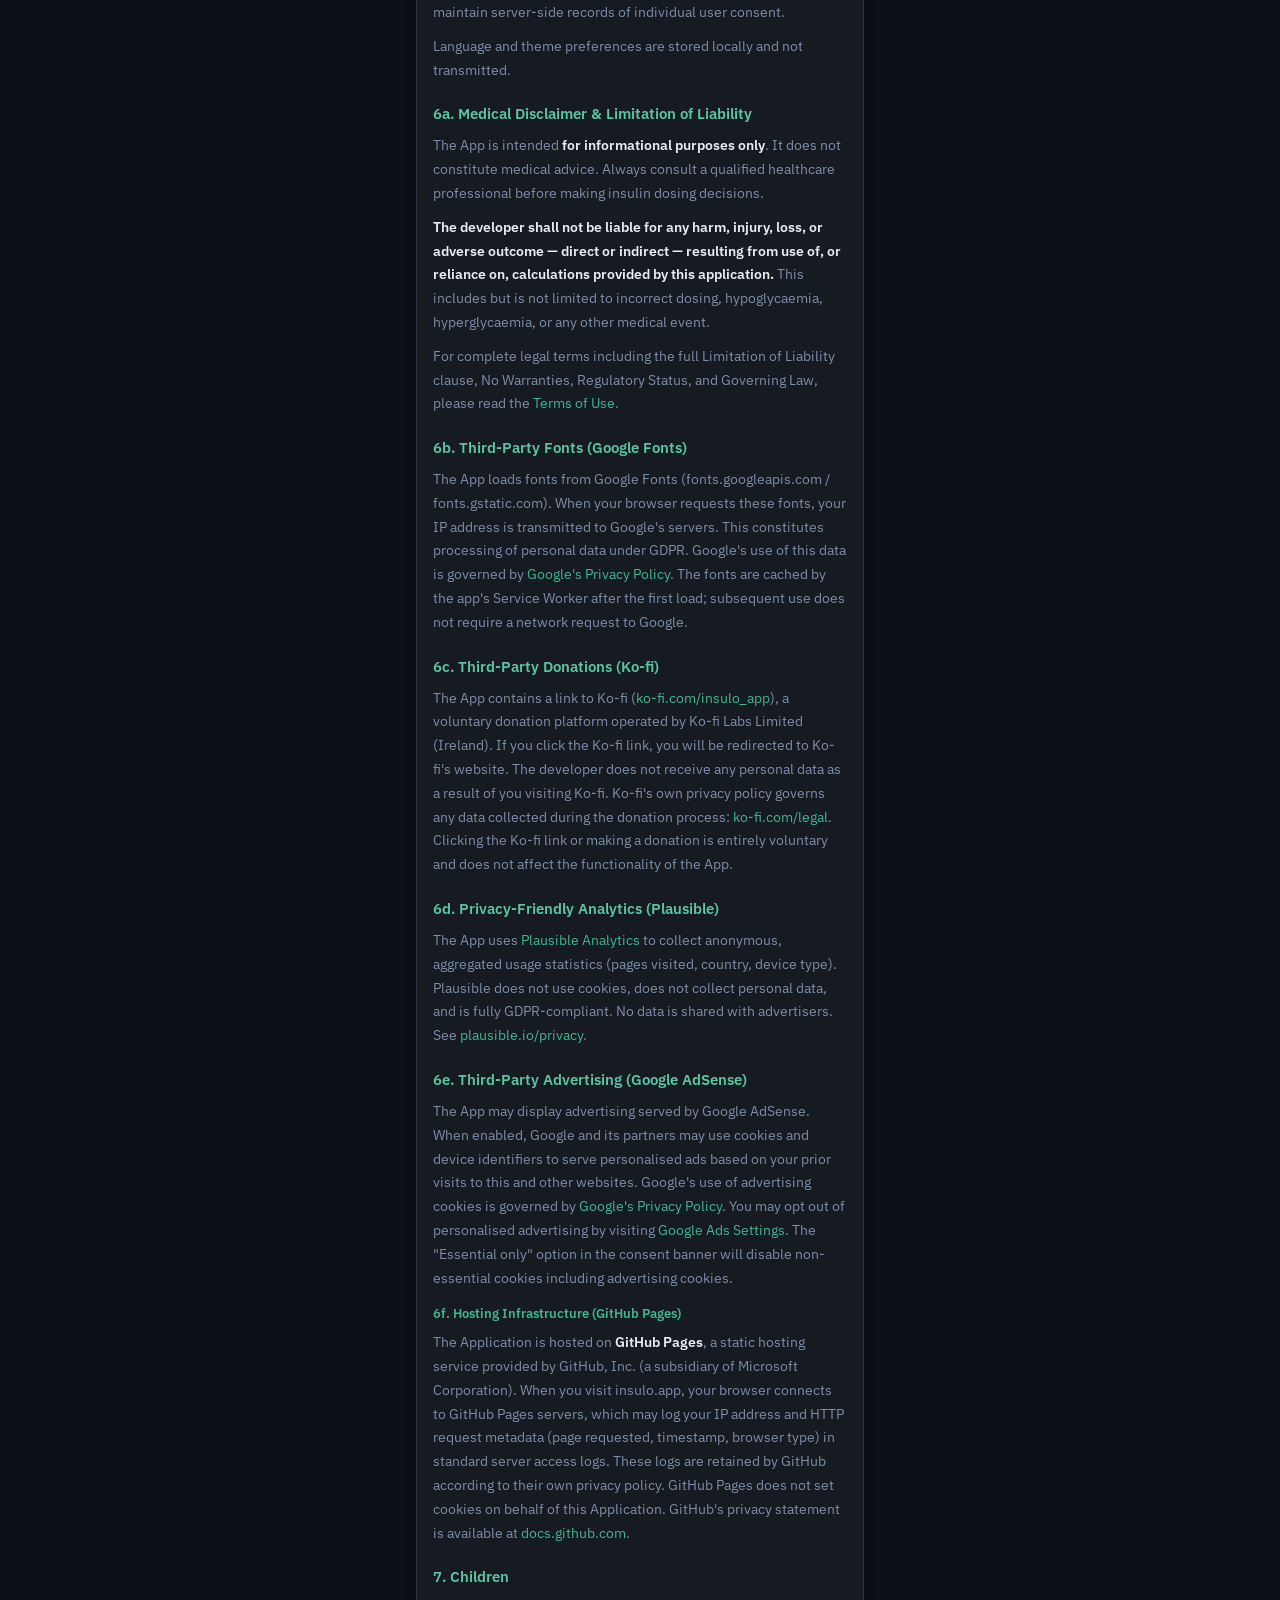
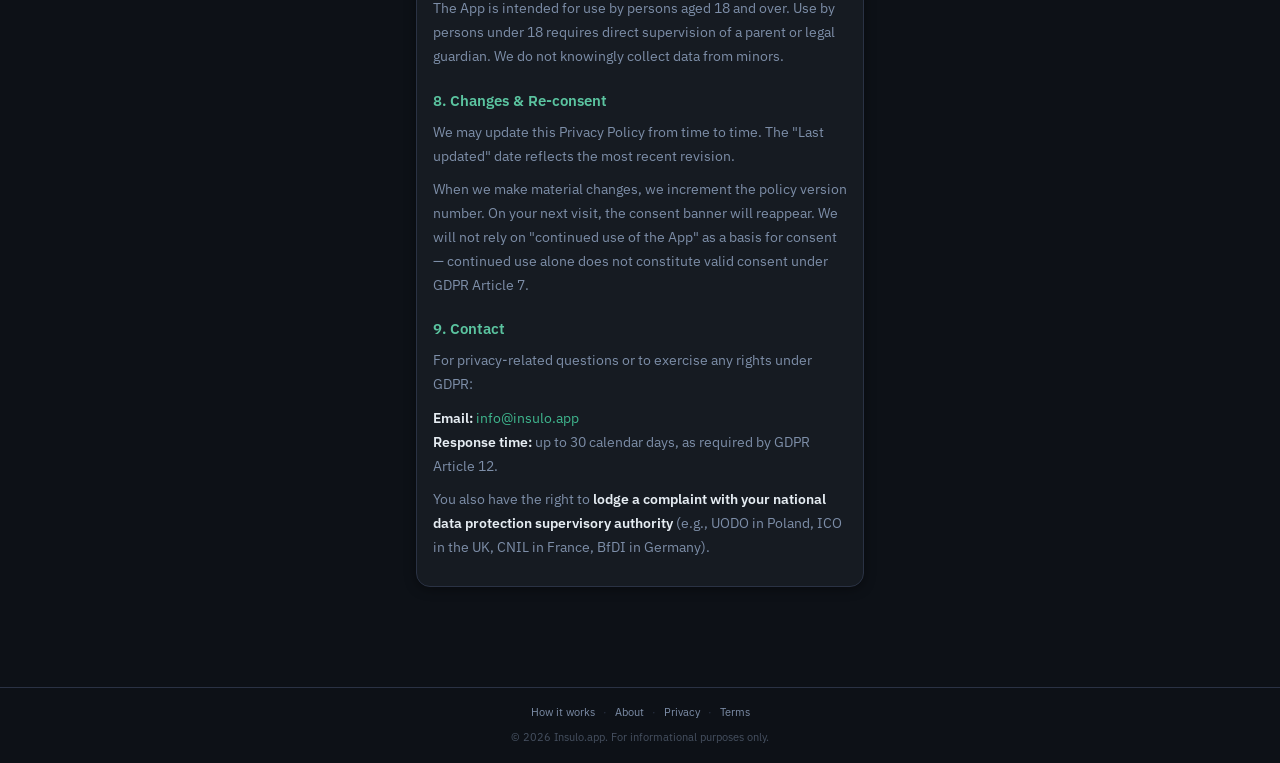
<file: privacy.html>
<!DOCTYPE html>
<html lang="ru" data-theme="dark">
<head>
<meta charset="UTF-8">
<meta name="viewport" content="width=device-width, initial-scale=1.0">
<title>Privacy Policy — Insulo.app</title>
<meta name="description" content="Privacy Policy for Insulo.app. We collect no personal data. All calculation history stays locally on your device.">
<meta name="robots" content="index, follow">
<link rel="canonical" href="https://insulo.app/privacy.html">
<meta name="theme-color" content="#3fb68e">
<link rel="manifest" href="./manifest.json">
<link rel="icon" type="image/png" href="./icons/icon-192.png">
<link rel="apple-touch-icon" href="./icons/icon-192.png">
<link rel="preconnect" href="https://fonts.googleapis.com">
<link rel="preconnect" href="https://fonts.gstatic.com" crossorigin>
<link href="https://fonts.googleapis.com/css2?family=IBM+Plex+Mono:wght@400;500;700&family=IBM+Plex+Sans:wght@400;500;600;700&display=swap" rel="stylesheet">
<link rel="stylesheet" href="./style.css">
<!-- Privacy-friendly analytics by Plausible -->
<script async src="https://plausible.io/js/pa-XfDbZ87M0THBbcQYJgI4d.js"></script>
<script>
  window.plausible=window.plausible||function(){(plausible.q=plausible.q||[]).push(arguments)},plausible.init=plausible.init||function(i){plausible.o=i||{}};
  plausible.init()
</script>
</head>
<body>

<nav class="nav">
  <div class="nav-inner">
    <a href="./index.html" class="nav-logo">💉 Insulo<span>.app</span></a>
    <div class="nav-links">
      <a href="./guide.html" class="nav-link" data-i18n="nav_about">How it works</a>
      <a href="./about.html" class="nav-link" data-i18n="nav_about_page">About</a>
      <select id="lang-select" class="lang-select" title="Language">
        <option value="ru">RU</option>
        <option value="en">EN</option>
        <option value="es">ES</option>
        <option value="de">DE</option>
        <option value="fr">FR</option>
        <option value="be">BE</option>
        <option value="zh">中文</option>
      </select>
      <button onclick="toggleTheme()" id="theme-toggle" class="theme-nav-btn" title="Toggle theme" aria-label="Toggle theme">☀️</button>
    </div>
  </div>
</nav>

<main class="page">
  <div class="card prose">
    <h1 data-i18n="priv_h1">Privacy Policy</h1>
    <p class="date" data-i18n="priv_date">Last updated: 26 March 2026 · Policy Version 5</p>

    <h2 data-i18n="priv_s1_h">1. Overview</h2>
    <p data-i18n="priv_s1_p">This Privacy Policy describes how the Insulo.app web application collects, uses and protects user information.</p>

    <h2 data-i18n="priv_s2_h">2. Data we do NOT collect</h2>
    <p data-i18n="priv_s2_p">The App <strong>does not transmit to any server</strong>:</p>
    <ul>
      <span data-i18n="priv_s2_li"><li>Glucose levels or other medical data you enter</li><li>Calculation history</li><li>Name, email, phone</li><li>Location data</li></span>
    </ul>

    <h2 data-i18n="priv_s3_h">3. Local storage</h2>
    <p data-i18n="priv_s3_p">The App uses your browser's <strong>localStorage</strong> to store calculation history. This data never leaves your device.</p>

    <h2 data-i18n="priv_s4_h">4. Cookies and advertising</h2>
    <p data-i18n="priv_s4_p">With your consent, the App may use:</p>
    <ul>
      <span data-i18n="priv_s4_li"><li><strong>Google AdSense</strong> — for advertising.</li></span>
    </ul>
    <p data-i18n="priv_s4_p2">If you clicked "Essential only" in the cookie banner, no third-party services are loaded.</p>

        <h2 data-i18n="priv_s5_h">5. Your rights (GDPR)</h2>
    <div class="prose-plain">
      <p data-i18n="priv_s5_intro">Under the EU General Data Protection Regulation (GDPR) Articles 15–21, you have the following rights:</p>
      <ul data-i18n="priv_s5_li"></ul>
      <p data-i18n="priv_s5_contact">To exercise any of these rights: <a href="mailto:info@insulo.app">info@insulo.app</a>.</p>
    </div>

<h2 data-i18n="priv_s6_h">6. Data Retention and Local Storage</h2>
    <p data-i18n="priv_s6_p1">Calculation history is stored <strong>locally on your device only</strong>.</p>
    <p data-i18n="priv_s6_p2">Consent records are also stored locally on your device.</p>
    <p data-i18n="priv_s6_p3">Language and theme preferences are stored locally and not transmitted.</p>

    <h2 data-i18n="priv_s6a_h">6a. Medical Disclaimer &amp; Limitation of Liability</h2>
    <p>The App is intended <strong>for informational purposes only</strong>. It does not constitute medical advice. Always consult a qualified healthcare professional before making insulin dosing decisions.</p>
    <p><strong>The developer shall not be liable for any harm, injury, loss, or adverse outcome — direct or indirect — resulting from use of, or reliance on, calculations provided by this application.</strong> This includes but is not limited to incorrect dosing, hypoglycaemia, hyperglycaemia, or any other medical event.</p>
    <p>For complete legal terms including the full Limitation of Liability clause, No Warranties, Regulatory Status, and Governing Law, please read the <a href="./terms.html">Terms of Use</a>.</p>

    <h2 data-i18n="priv_s6b_h">6b. Third-Party Fonts (Google Fonts)</h2>
    <p>The App loads fonts from Google Fonts (fonts.googleapis.com / fonts.gstatic.com). When your browser requests these fonts, your IP address is transmitted to Google's servers. This constitutes processing of personal data under GDPR. Google's use of this data is governed by <a href="https://policies.google.com/privacy" target="_blank" rel="noopener">Google's Privacy Policy</a>. The fonts are cached by the app's Service Worker after the first load; subsequent use does not require a network request to Google.</p>

    <h2 data-i18n="priv_s6c_h">6c. Third-Party Donations (Ko-fi)</h2>
    <p>The App contains a link to Ko-fi (<a href="https://ko-fi.com/insulo_app" target="_blank" rel="noopener">ko-fi.com/insulo_app</a>), a voluntary donation platform operated by Ko-fi Labs Limited (Ireland). If you click the Ko-fi link, you will be redirected to Ko-fi's website. The developer does not receive any personal data as a result of you visiting Ko-fi. Ko-fi's own privacy policy governs any data collected during the donation process: <a href="https://ko-fi.com/legal" target="_blank" rel="noopener">ko-fi.com/legal</a>. Clicking the Ko-fi link or making a donation is entirely voluntary and does not affect the functionality of the App.</p>

    <h2 data-i18n="priv_s6d_h">6d. Privacy-Friendly Analytics (Plausible)</h2>
    <p>The App uses <a href="https://plausible.io" target="_blank" rel="noopener">Plausible Analytics</a> to collect anonymous, aggregated usage statistics (pages visited, country, device type). Plausible does not use cookies, does not collect personal data, and is fully GDPR-compliant. No data is shared with advertisers. See <a href="https://plausible.io/privacy" target="_blank" rel="noopener">plausible.io/privacy</a>.</p>

    <h2 data-i18n="priv_s6e_h">6e. Third-Party Advertising (Google AdSense)</h2>
    <p>The App may display advertising served by Google AdSense. When enabled, Google and its partners may use cookies and device identifiers to serve personalised ads based on your prior visits to this and other websites. Google's use of advertising cookies is governed by <a href="https://policies.google.com/privacy" target="_blank" rel="noopener">Google's Privacy Policy</a>. You may opt out of personalised advertising by visiting <a href="https://www.google.com/settings/ads" target="_blank" rel="noopener">Google Ads Settings</a>. The "Essential only" option in the consent banner will disable non-essential cookies including advertising cookies.</p>

    <h3 data-i18n="priv_s6f_h">6f. Hosting Infrastructure (GitHub Pages)</h3>
    <div class="prose-plain">
      <p>The Application is hosted on <strong>GitHub Pages</strong>, a static hosting service provided by GitHub, Inc. (a subsidiary of Microsoft Corporation). When you visit insulo.app, your browser connects to GitHub Pages servers, which may log your IP address and HTTP request metadata (page requested, timestamp, browser type) in standard server access logs. These logs are retained by GitHub according to their own privacy policy. GitHub Pages does not set cookies on behalf of this Application. GitHub's privacy statement is available at <a href="https://docs.github.com/en/site-policy/privacy-policies/github-privacy-statement" target="_blank" rel="noopener">docs.github.com</a>.</p>
    </div>

    <h2 data-i18n="priv_s7_h">7. Children</h2>
    <p data-i18n="priv_s7_p">The App is intended for use by persons aged 18 and over.</p>

    <h2 data-i18n="priv_s8_h">8. Changes &amp; Re-consent</h2>
    <p data-i18n="priv_s8_p1">We may update this Privacy Policy from time to time.</p>
    <p data-i18n="priv_s8_p2">When we make material changes, we increment the version number. The consent banner will reappear.</p>

    <h2 data-i18n="priv_s9_h">9. Contact</h2>
    <p data-i18n="priv_s9_p1">For privacy-related questions or to exercise any GDPR rights:</p>
    <p data-i18n="priv_s9_p2"><strong>Email:</strong> <a href="mailto:info@insulo.app">info@insulo.app</a><br><strong>Response time:</strong> up to 30 calendar days.</p>
    <p data-i18n="priv_s9_p3">You also have the right to lodge a complaint with your national supervisory authority.</p>
</div>
</main>

<footer class="footer">
  <div class="footer-inner">
    <a href="./guide.html"   class="footer-link" data-i18n="nav_about">How it works</a>
    <span class="footer-sep">·</span>
    <a href="./about.html"   class="footer-link" data-i18n="nav_about_page">About</a>
    <span class="footer-sep">·</span>
    <a href="./privacy.html" class="footer-link">Privacy</a>
    <span class="footer-sep">·</span>
    <a href="./terms.html"   class="footer-link">Terms</a>
    <div class="footer-copy" data-i18n="footer_copy">© 2026 insulo.app.</div>
  </div>
</footer>


<script src="./app.js"></script>
</body>
</html>
</file>
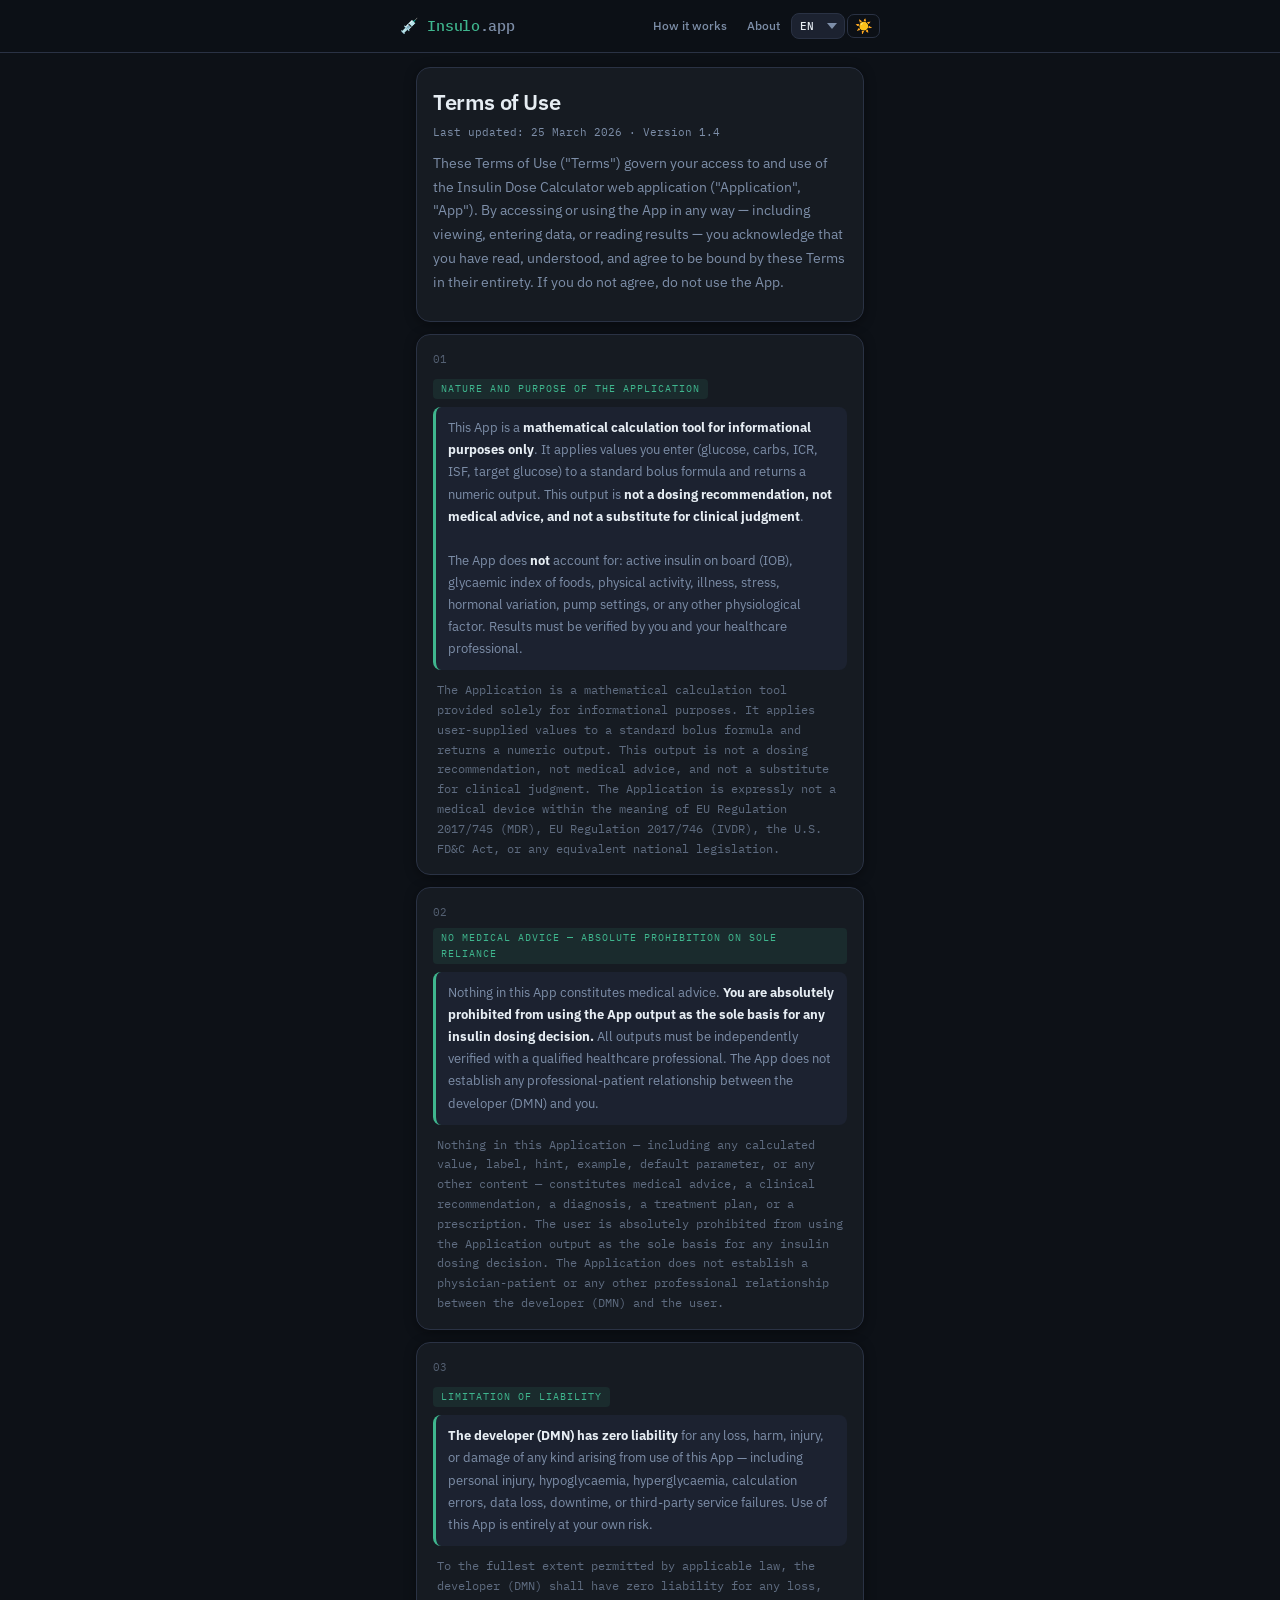
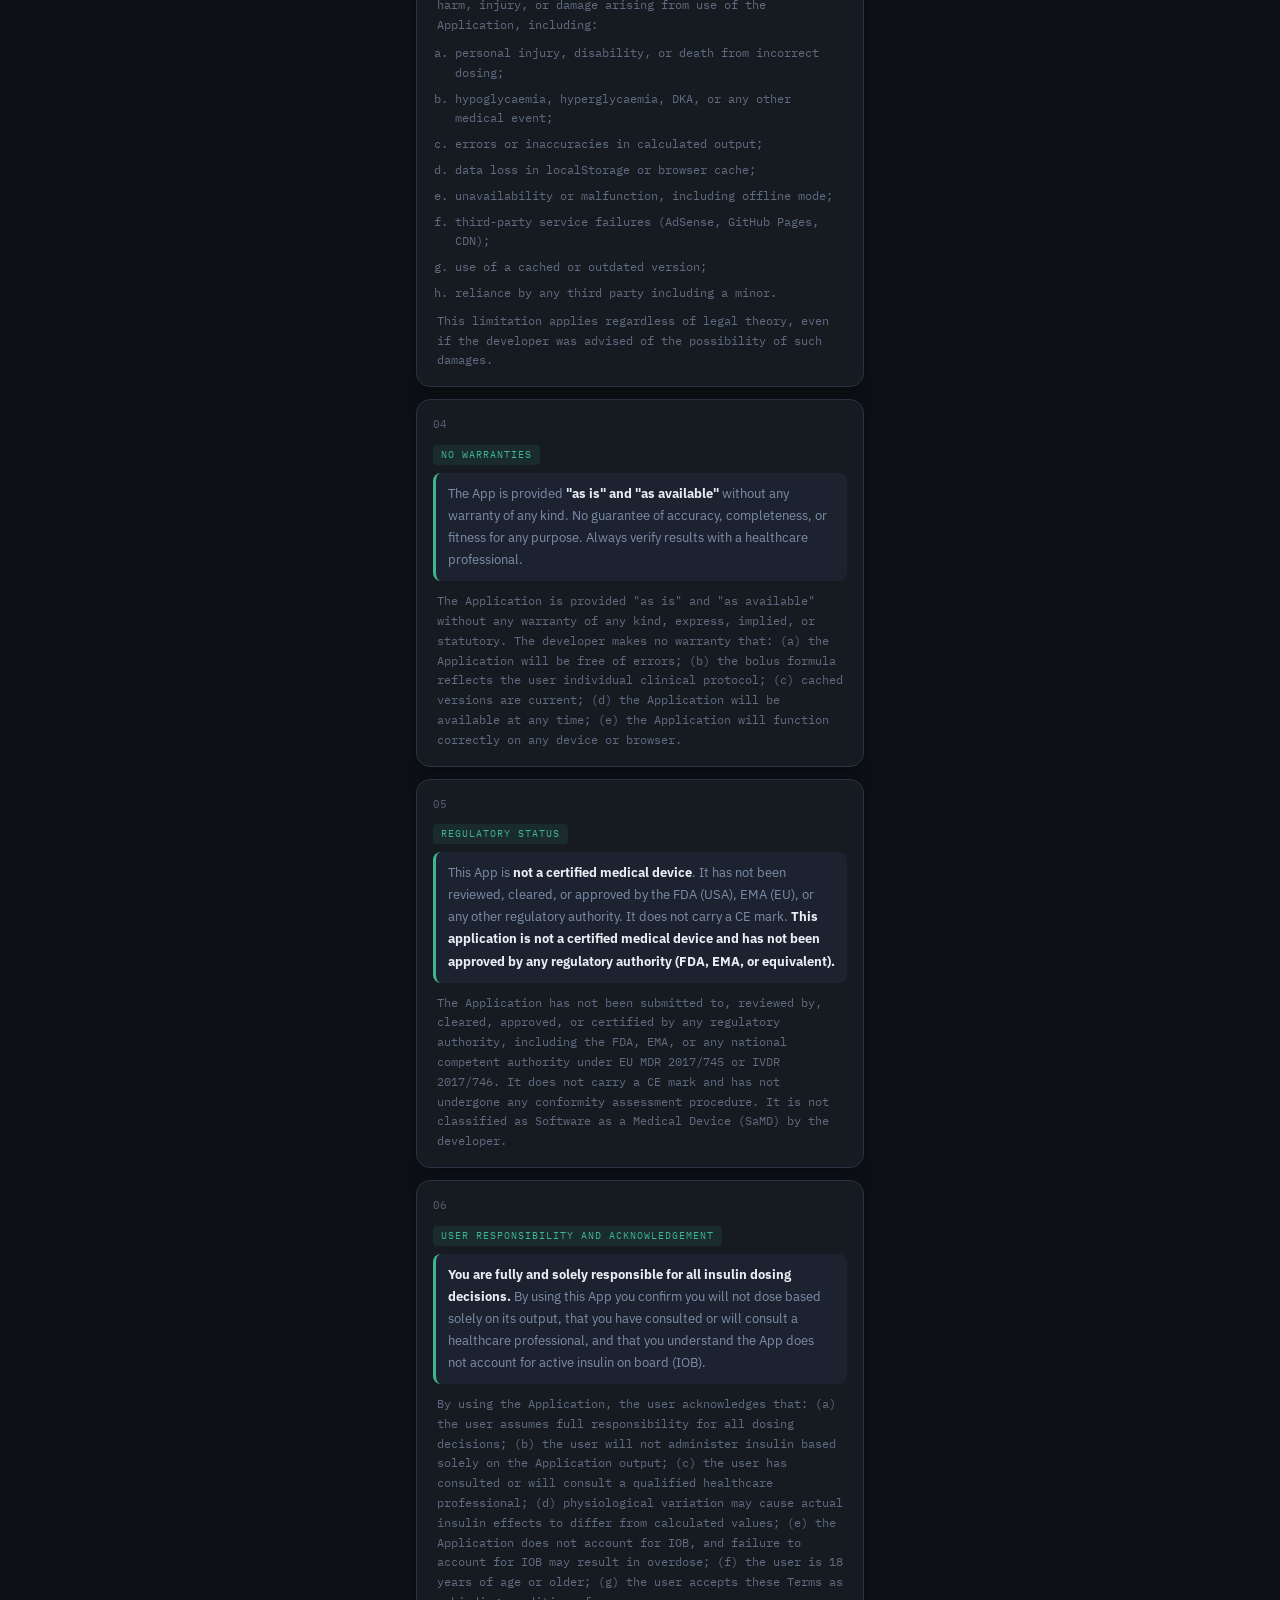
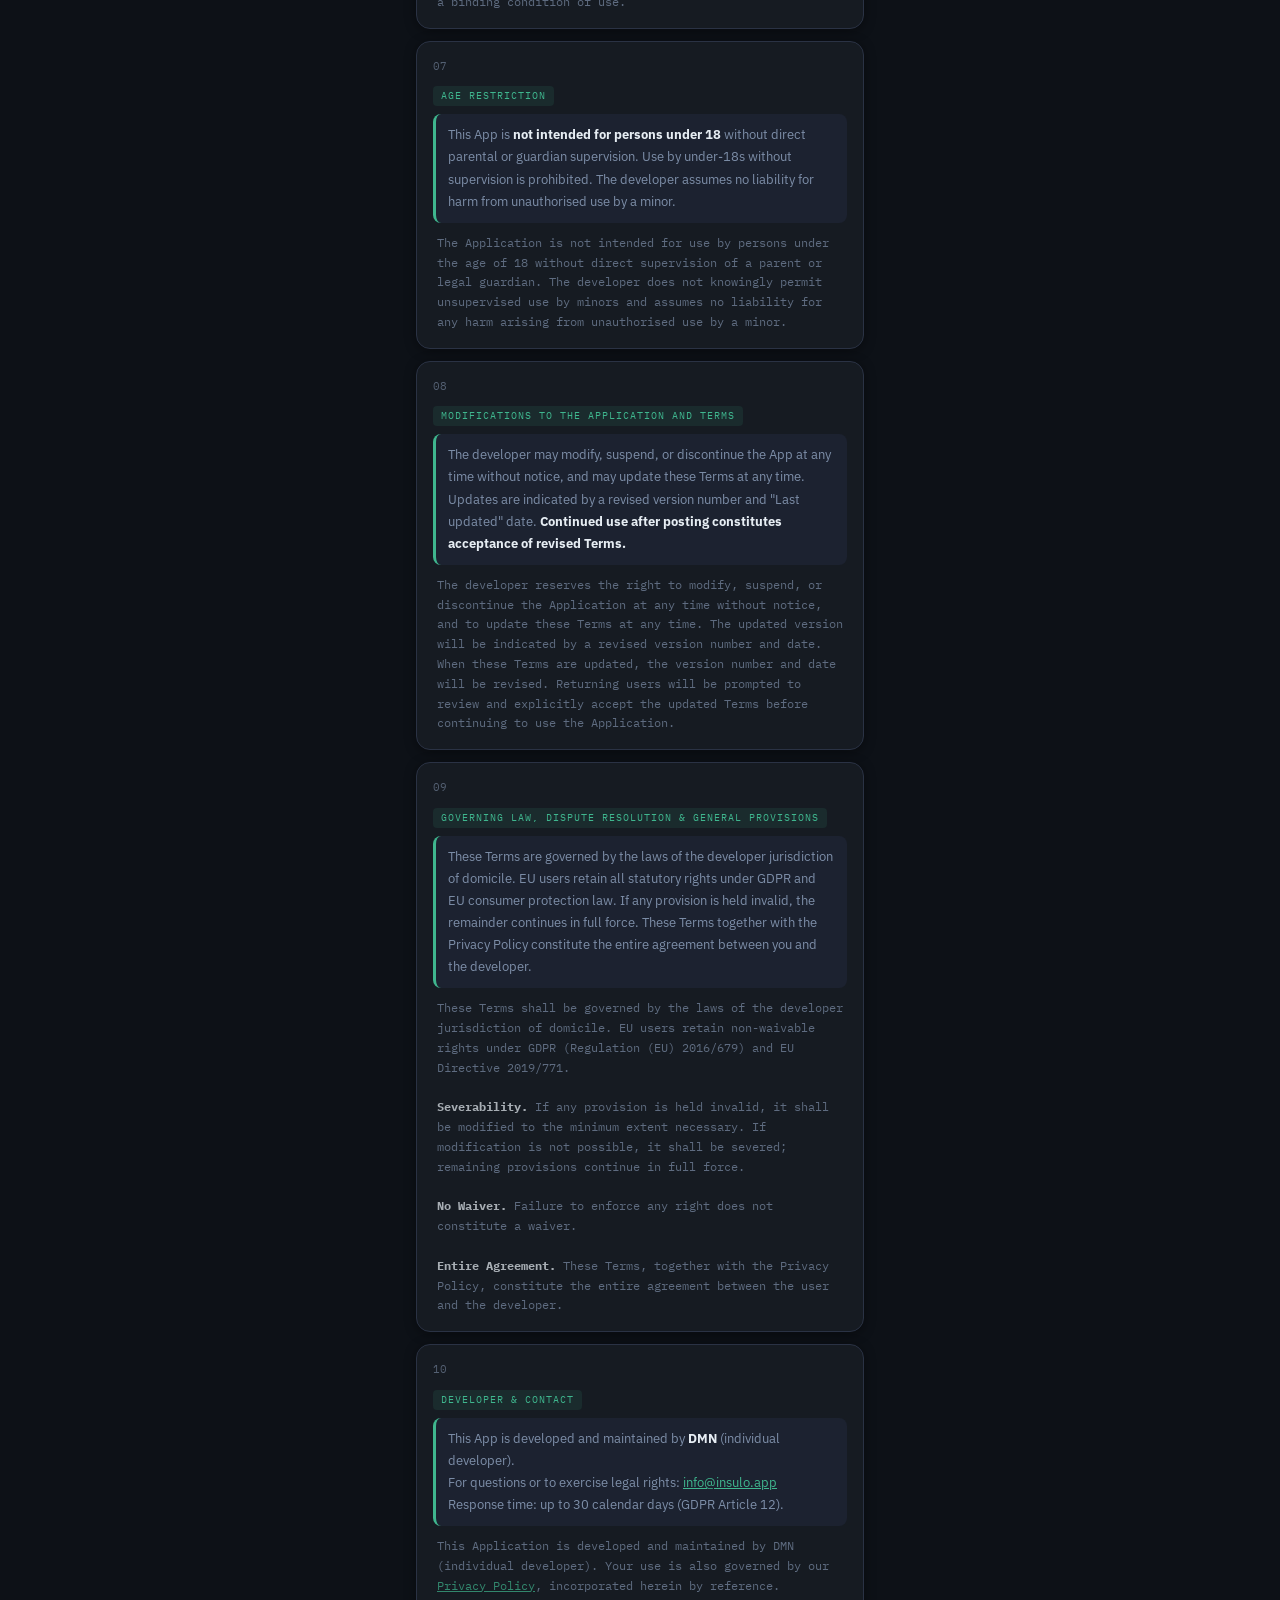
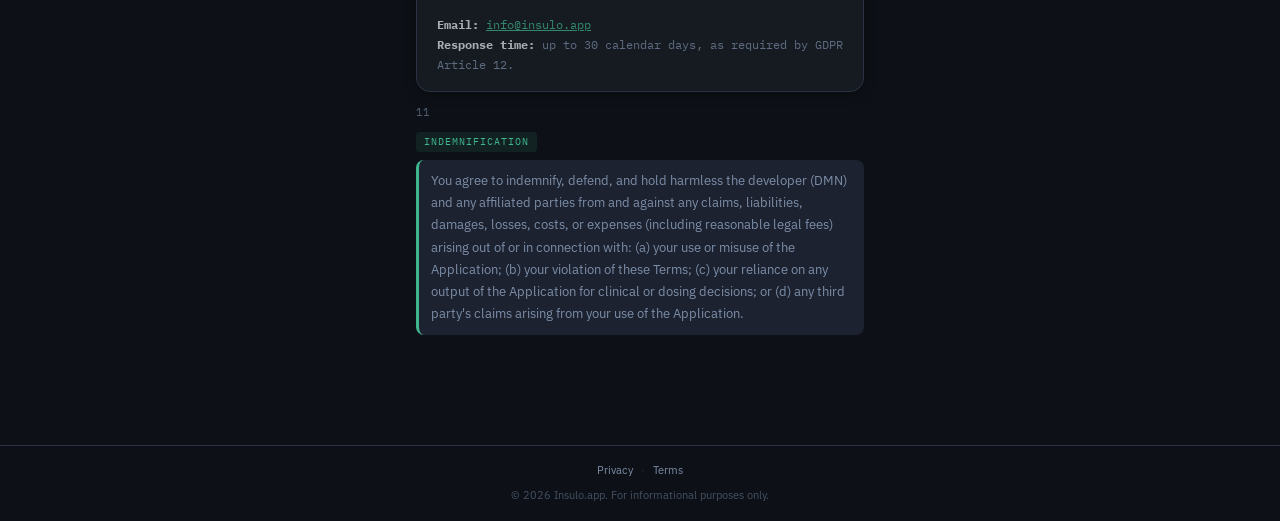
<file: terms.html>
<!DOCTYPE html>
<html lang="ru" data-theme="dark">
<head>
<meta charset="UTF-8">
<meta name="viewport" content="width=device-width, initial-scale=1.0">
<title>Terms of Use — Insulo.app</title>
<meta name="description" content="Terms of Use for Insulo.app — free offline bolus insulin calculator. Limitation of liability, no medical advice, regulatory status.">
<meta name="robots" content="index, follow">
<link rel="canonical" href="https://insulo.app/terms.html">
<meta name="theme-color" content="#3fb68e">
<link rel="manifest" href="./manifest.json">
<link rel="icon" type="image/png" href="./icons/icon-192.png">
<link rel="apple-touch-icon" href="./icons/icon-192.png">
<link rel="preconnect" href="https://fonts.googleapis.com">
<link rel="preconnect" href="https://fonts.gstatic.com" crossorigin>
<link href="https://fonts.googleapis.com/css2?family=IBM+Plex+Mono:wght@400;500;700&family=IBM+Plex+Sans:wght@400;500;600;700&display=swap" rel="stylesheet">
<link rel="stylesheet" href="./style.css">
<style>
.terms-label{display:inline-block;font-size:10px;font-family:var(--mono);text-transform:uppercase;letter-spacing:.1em;color:var(--accent);background:rgba(63,182,142,.1);border-radius:4px;padding:2px 8px;margin-bottom:8px}
.terms-plain{font-size:13px;color:var(--muted);line-height:1.7;margin-bottom:10px;padding:10px 12px;background:var(--surface2);border-radius:8px;border-left:3px solid var(--accent)}
.terms-plain strong{color:var(--text)}
.terms-plain a{color:var(--accent)}
.terms-legal{font-size:12px;color:var(--muted);line-height:1.65;opacity:.7;padding:0 4px;font-family:var(--mono)}
.terms-legal strong{color:var(--text)}
.terms-legal a{color:var(--accent)}
.terms-legal ol{padding-left:18px;margin:8px 0}
.terms-legal ol li{margin-bottom:6px}
.terms-legal ul{padding-left:18px;margin:8px 0}
.terms-legal ul li{margin-bottom:4px}
.section-num{font-family:var(--mono);font-size:11px;color:var(--muted);margin-bottom:6px;opacity:.6}
</style>
<!-- Privacy-friendly analytics by Plausible -->
<script async src="https://plausible.io/js/pa-XfDbZ87M0THBbcQYJgI4d.js"></script>
<script>
  window.plausible=window.plausible||function(){(plausible.q=plausible.q||[]).push(arguments)},plausible.init=plausible.init||function(i){plausible.o=i||{}};
  plausible.init()
</script>
<style>
/* Terms page: show only Privacy · Terms in footer */
a.footer-link[href="./guide.html"],
a.footer-link[href="./guide.html"] + .footer-sep,
a.footer-link[href="./about.html"],
a.footer-link[href="./about.html"] + .footer-sep { display:none }
</style>
</head>
<body>

<nav class="nav">
  <div class="nav-inner">
    <a href="./index.html" class="nav-logo">💉 Insulo<span>.app</span></a>
    <div class="nav-links">
      <a href="./guide.html" class="nav-link" data-i18n="nav_about">How it works</a>
      <a href="./about.html" class="nav-link" data-i18n="nav_about_page">About</a>
      <select id="lang-select" class="lang-select" title="Language">
        <option value="ru">RU</option>
        <option value="en">EN</option>
        <option value="es">ES</option>
        <option value="de">DE</option>
        <option value="fr">FR</option>
        <option value="be">BE</option>
        <option value="zh">中文</option>
      </select>
      <button onclick="toggleTheme()" id="theme-toggle" class="theme-nav-btn" title="Toggle theme" aria-label="Toggle theme">☀️</button>
    </div>
  </div>
</nav>

<main class="page">

  <div class="card prose">
    <h1 data-i18n="terms_title">Terms of Use</h1>
    <p class="date" data-i18n="terms_date">Last updated: 26 March 2026 &middot; Version 1.4</p>
    <p data-i18n="terms_intro">These Terms of Use ("Terms") govern your access to and use of the Insulo.app web application ("Application", "App"). These Terms of Use apply to all users who have accepted them via the consent form presented on first use of the Application. By ticking the checkbox and tapping 'Continue' you confirm that you have read and accept these Terms in their entirety.</p>
  </div>

  <div class="card">
    <div class="section-num">01</div>
    <span class="terms-label" data-i18n="terms_s01_label">Nature and Purpose of the Application</span>
    <div class="terms-plain" data-i18n="terms_s01_plain">
      This App is a <strong>mathematical calculation tool for informational purposes only</strong>. It applies values you enter (glucose, carbs, ICR, ISF, target glucose) to a standard bolus formula and returns a numeric output. This output is <strong>not a dosing recommendation, not medical advice, and not a substitute for clinical judgment</strong>.<br><br>
      The App does <strong>not</strong> account for: active insulin on board (IOB), glycaemic index of foods, physical activity, illness, stress, hormonal variation, pump settings, or any other physiological factor. Results must be verified by you and your healthcare professional before any action is taken.
    </div>
    <p class="terms-legal" data-i18n="terms_s01_legal">The Application is a mathematical calculation tool provided solely for informational purposes. It applies user-supplied values (current glucose, carbohydrate intake, ICR, ISF, and target glucose) to a standard bolus formula and returns a numeric output. This output is not a dosing recommendation, not medical advice, and not a substitute for clinical judgment. The Application does not account for: active insulin on board (IOB), glycaemic index of foods, physical activity, illness, stress, hormonal variation, pump settings, or any other physiological factor that affects insulin response. Results must be verified by the user and their healthcare professional before any action is taken. The Application is expressly not a medical device within the meaning of EU Regulation 2017/745 (MDR), EU Regulation 2017/746 (IVDR), the U.S. Federal Food, Drug, and Cosmetic Act (FD&amp;C Act), or any equivalent national legislation.</p>
  </div>

  <div class="card">
    <div class="section-num">02</div>
    <span class="terms-label" data-i18n="terms_s02_label">No Medical Advice — Absolute Prohibition on Sole Reliance</span>
    <div class="terms-plain" data-i18n="terms_s02_plain">
      Nothing in this App constitutes medical advice. <strong>You are absolutely prohibited from using the App output as the sole basis for any insulin dosing decision.</strong> All outputs must be independently verified with a qualified healthcare professional before any insulin is administered. The App does not establish any professional-patient relationship between the developer (DMN) and you.
    </div>
    <p class="terms-legal" data-i18n="terms_s02_legal">Nothing in this Application — including any calculated value, label, hint, example, default parameter, or any other content — constitutes medical advice, a clinical recommendation, a diagnosis, a prognosis, a treatment plan, or a prescription. The user is absolutely prohibited from using the Application output as the sole basis for any insulin dosing decision. All outputs must be independently verified with a qualified healthcare professional (endocrinologist, diabetologist, or certified diabetes educator) before any insulin is administered. The Application does not establish, and shall not be construed to establish, a physician-patient, pharmacist-patient, or any other professional-patient relationship between the developer (DMN) and the user. Reliance on any output, calculation, default value, or other content provided by the Application is entirely at the user own risk.</p>
  </div>

  <div class="card">
    <div class="section-num">03</div>
    <span class="terms-label" data-i18n="terms_s03_label">Limitation of Liability</span>
    <div class="terms-plain" data-i18n="terms_s03_plain">
      <strong>The developer (DMN) has zero liability</strong> for any loss, harm, injury, or damage of any kind arising from use of this App — including personal injury, hypoglycaemia, hyperglycaemia, calculation errors, data loss, downtime, or third-party service failures. Use of this App is entirely at your own risk.
    </div>
    <div class="terms-legal" data-i18n="terms_s03_legal">To the fullest extent permitted by applicable mandatory law, the developer (DMN), and any contributors, licensors, hosting providers, or affiliated parties, shall have zero liability for any loss, harm, injury, or damage of any kind arising out of or related to the use of, or inability to use, the Application. This includes without limitation:
      <ol type="a">
        <li>personal injury, bodily harm, disability, or death resulting from incorrect insulin dosing;</li>
        <li>hypoglycaemia, hyperglycaemia, diabetic ketoacidosis, or any other acute or chronic medical event;</li>
        <li>errors, inaccuracies, rounding differences, or omissions in any calculated output;</li>
        <li>data loss or corruption in localStorage or browser cache;</li>
        <li>unavailability, downtime, or malfunction of the Application, including in offline or cached mode;</li>
        <li>actions or omissions of third-party services integrated with the Application, including Google AdSense, GitHub Pages infrastructure, or any CDN;</li>
        <li>use of a cached or outdated version of the Application that may contain superseded content or calculations;</li>
        <li>any reliance on the Application by a third party, including a minor, regardless of whether the developer was aware of such use.</li>
      </ol>
      This limitation applies regardless of the legal theory asserted (contract, tort, strict liability, or otherwise), and even if the developer has been advised of the possibility of such damages. The developer shall not be liable for any harm, injury, loss, or adverse outcome — direct or indirect — resulting from use of, or reliance on, calculations provided by this application.</div>
  </div>

  <div class="card">
    <div class="section-num">04</div>
    <span class="terms-label" data-i18n="terms_s04_label">No Warranties</span>
    <div class="terms-plain" data-i18n="terms_s04_plain">
      The App is provided <strong>"as is" and "as available"</strong> without any warranty of any kind. No guarantee of accuracy, completeness, or fitness for any purpose. Always verify results with a healthcare professional.
    </div>
    <div class="terms-legal" data-i18n="terms_s04_legal">The Application is provided "as is" and "as available" without any warranty of any kind, express, implied, or statutory, including but not limited to: implied warranties of merchantability, fitness for a particular purpose, accuracy, completeness, non-infringement, or uninterrupted availability. The developer makes no warranty that:
      <ol type="a">
        <li>the Application will be free of errors, bugs, or inaccuracies;</li>
        <li>the bolus formula implemented reflects the user individual clinical protocol;</li>
        <li>cached or offline versions of the Application are current or correct;</li>
        <li>the Application will be available at any particular time or from any particular location;</li>
        <li>the Application will function correctly on any particular device, operating system, or browser.</li>
      </ol>
      No oral or written communication from the developer shall create any warranty not expressly stated in these Terms.</div>
  </div>

  <div class="card">
    <div class="section-num">05</div>
    <span class="terms-label" data-i18n="terms_s05_label">Regulatory Status</span>
    <div class="terms-plain" data-i18n="terms_s05_plain">
      This App is <strong>not a certified medical device</strong>. It has not been reviewed, cleared, or approved by the FDA (USA), EMA (EU), or any other regulatory authority. It does not carry a CE mark and has not undergone a conformity assessment procedure. <strong>This application is not a certified medical device and has not been approved by any regulatory authority (FDA, EMA, or equivalent).</strong>
    </div>
    <div class="terms-legal" data-i18n="terms_s05_legal">The Application has not been submitted to, reviewed by, cleared, approved, or certified by any regulatory authority, including:
      <ul>
        <li>the U.S. Food and Drug Administration (FDA) under the FD&amp;C Act;</li>
        <li>the European Medicines Agency (EMA) or any national competent authority under EU MDR 2017/745 or IVDR 2017/746;</li>
        <li>any other national health technology authority worldwide.</li>
      </ul>
      The Application does not carry a CE mark and has not undergone any conformity assessment procedure. It is not classified as Software as a Medical Device (SaMD) by the developer, and the developer makes no claim of clinical validation. Users in all jurisdictions are solely responsible for ensuring their use of the Application complies with applicable local laws and regulations.</div>
  </div>

  <div class="card">
    <div class="section-num">06</div>
    <span class="terms-label" data-i18n="terms_s06_label">User Responsibility and Acknowledgement</span>
    <div class="terms-plain" data-i18n="terms_s06_plain">
      <strong>You are fully and solely responsible for all insulin dosing decisions.</strong> By using this App you confirm you will not dose based solely on its output, that you have consulted or will consult a healthcare professional, and that you understand the App does not account for active insulin on board (IOB).
    </div>
    <div class="terms-legal" data-i18n="terms_s06_legal">By using the Application, the user expressly and irrevocably acknowledges and agrees that:
      <ol type="a">
        <li>the user assumes full, sole, and exclusive responsibility for all insulin dosing decisions and any resulting outcomes, whether or not the Application was used in making such decisions;</li>
        <li>the user will not administer any insulin dose based solely or primarily on the Application output without independent verification;</li>
        <li>the user has consulted, or will consult prior to any dosing decision, a qualified healthcare professional regarding their individual insulin therapy parameters (ICR, ISF, target glucose range);</li>
        <li>individual physiological variation, illness, stress, physical activity, and other factors may cause actual insulin effects to differ materially from any calculated value;</li>
        <li>the Application does not account for active insulin on board (IOB), and that failure to account for IOB may result in overdose;</li>
        <li>the user is 18 years of age or older;</li>
        <li>the user accepts these Terms in their entirety as a binding condition of use.</li>
      </ol>
    </div>
  </div>

  <div class="card">
    <div class="section-num">07</div>
    <span class="terms-label" data-i18n="terms_s07_label">Age Restriction</span>
    <div class="terms-plain" data-i18n="terms_s07_plain">
      This App is <strong>not intended for persons under 18</strong> without direct parental or guardian supervision. Use by under-18s without supervision is prohibited. The developer assumes no liability for harm arising from unauthorised use by a minor.
    </div>
    <p class="terms-legal" data-i18n="terms_s07_legal">The Application is not intended for use by persons under the age of 18 without direct supervision of a parent or legal guardian. Use by persons under 18 without supervision is prohibited. The developer does not knowingly permit unsupervised use by minors and assumes no liability for any harm arising from unauthorised use by a minor.</p>
  </div>

  <div class="card">
    <div class="section-num">08</div>
    <span class="terms-label" data-i18n="terms_s08_label">Modifications to the Application and Terms</span>
    <div class="terms-plain" data-i18n="terms_s08_plain">
      The developer may modify, suspend, or discontinue the App at any time without notice, and may update these Terms at any time. Updates are indicated by a revised version number and "Last updated" date. <strong>Continued use after posting constitutes acceptance of revised Terms.</strong>
    </div>
    <p class="terms-legal" data-i18n="terms_s08_legal">The developer reserves the right to modify, suspend, or discontinue the Application at any time without notice. The developer further reserves the right to update these Terms at any time. The updated version will be indicated by a revised version number and "Last updated" date. When these Terms are updated, the version number and date will be revised. Returning users will be prompted to review and explicitly accept the updated Terms before continuing to use the Application.</p>
  </div>

  <div class="card">
    <div class="section-num">09</div>
    <span class="terms-label" data-i18n="terms_s09_label">Governing Law, Dispute Resolution &amp; General Provisions</span>
    <div class="terms-plain" data-i18n="terms_s09_plain">
      These Terms are governed by the laws of Poland (the developer's jurisdiction of domicile). EU users retain all statutory rights under GDPR and EU consumer protection law. If any provision is held invalid, the remainder continues in full force. These Terms together with the Privacy Policy constitute the entire agreement between you and the developer.
    </div>
    <div class="terms-legal" data-i18n="terms_s09_legal">These Terms and any dispute arising out of or in connection with them shall be governed by the laws of Poland (the developer's jurisdiction of domicile) at the time of the dispute, to the extent permitted by applicable law. Regardless of the foregoing, nothing in these Terms limits, excludes, or waives any statutory right that cannot be excluded under mandatory applicable law in the user jurisdiction. In particular:
      <ul>
        <li>users located in the European Union retain all non-waivable rights under GDPR (Regulation (EU) 2016/679), EU Directive 2019/771, and any other applicable EU consumer protection legislation;</li>
        <li>users located in jurisdictions with mandatory consumer protection statutes retain all rights that cannot be excluded by private agreement under local law;</li>
        <li>users located in jurisdictions that require local law to govern retain those rights to the extent mandated by local legislation.</li>
      </ul>
      <strong>Severability.</strong> If any provision of these Terms is held by a court of competent jurisdiction to be invalid, illegal, or unenforceable, that provision shall be modified to the minimum extent necessary to make it enforceable. If modification is not possible, the provision shall be severed, and the remaining provisions shall continue in full force and effect.<br><br>
      <strong>No Waiver.</strong> The failure of the developer to enforce any right or provision of these Terms shall not constitute a waiver of that right or provision. No waiver of any breach shall be deemed a waiver of any subsequent breach.<br><br>
      <strong>Entire Agreement.</strong> These Terms, together with the Privacy Policy (incorporated herein by reference), constitute the entire agreement between the user and the developer regarding the Application and supersede all prior agreements, representations, or understandings.</div>
  </div>

  <div class="card">
    <div class="section-num">10</div>
    <span class="terms-label" data-i18n="terms_s10_label">Developer &amp; Contact</span>
    <div class="terms-plain" data-i18n="terms_s10_plain">
      This App is developed and maintained by <strong>DMN</strong> (individual developer).<br>
      For questions about these Terms or to exercise any legal rights:<br>
      <a href="mailto:info@insulo.app">info@insulo.app</a><br>
      Response time: up to 30 calendar days as required by GDPR Article 12.<br><br>
      <strong>Note on consent records:</strong> Your acceptance of these Terms is stored locally on your device (browser localStorage) with a timestamp and version number. The developer does not maintain server-side records of individual user consent.
    </div>
    <p class="terms-legal" data-i18n="terms_s10_legal">This Application is developed and maintained by DMN (individual developer). Your use of the Application is also governed by our <a href="./privacy.html">Privacy Policy</a>, which is incorporated into these Terms by reference.<br><br>
      For questions about these Terms or to exercise any legal rights, contact:<br><br>
      <strong>Email:</strong> <a href="mailto:info@insulo.app">info@insulo.app</a><br>
      <strong>Response time:</strong> up to 30 calendar days, as required by GDPR Article 12.</p>
  </div>

  <div class="section">
    <div class="section-num">11</div>
    <span class="terms-label">Indemnification</span>
    <div class="terms-plain">You agree to indemnify, defend, and hold harmless the developer (DMN) and any affiliated parties from and against any claims, liabilities, damages, losses, costs, or expenses (including reasonable legal fees) arising out of or in connection with: (a) your use or misuse of the Application; (b) your violation of these Terms; (c) your reliance on any output of the Application for clinical or dosing decisions; or (d) any third party's claims arising from your use of the Application.</div>
  </div>

</main>

<footer class="footer">
  <div class="footer-inner">
    <a href="./guide.html"   class="footer-link" data-i18n="nav_about">How it works</a>
    <span class="footer-sep">·</span>
    <a href="./about.html"   class="footer-link" data-i18n="nav_about_page">About</a>
    <span class="footer-sep">·</span>
    <a href="./privacy.html" class="footer-link">Privacy</a>
    <span class="footer-sep">·</span>
    <a href="./terms.html"   class="footer-link">Terms</a>
    <div class="footer-copy" data-i18n="footer_copy">© 2026 insulo.app.</div>
  </div>
</footer>

<script src="./app.js"></script>
<script>
document.addEventListener('DOMContentLoaded', () => {
  const urlLang = new URLSearchParams(location.search).get('lang');
  if (urlLang && LANGS[urlLang]) applyLang(urlLang);
});
</script>
</body>
</html>
</file>
<file: style.css>
/* ============================================================
   insulin-site / style.css  v4
   ============================================================ */
:root {
  --bg:#0d1117; --surface:#161b22; --surface2:#1c2230; --border:#2a3244;
  --accent:#3fb68e; --accent2:#5bc4a0; --warn:#e8a84c; --danger:#e05c5c;
  --text:#e6edf3; --muted:#7d8ea8; --shadow:0 2px 12px rgba(0,0,0,.4);
  --mono:'IBM Plex Mono',monospace; --sans:'IBM Plex Sans',sans-serif; --max:480px;
}
[data-theme="light"] {
  --bg:#f4f6f9; --surface:#fff; --surface2:#eef1f5; --border:#d0d7e3;
  --accent:#1f9b72; --accent2:#28a882; --warn:#c47c10; --danger:#c0392b;
  --text:#1a202c; --muted:#5a6a80; --shadow:0 2px 12px rgba(0,0,0,.08);
}
*,*::before,*::after{box-sizing:border-box;margin:0;padding:0;-webkit-tap-highlight-color:transparent}
html{scroll-behavior:smooth}
body{font-family:var(--sans);background:var(--bg);color:var(--text);min-height:100dvh;line-height:1.6;transition:background .2s,color .2s}

/* ── Nav ── */
.nav{position:sticky;top:0;z-index:100;background:color-mix(in srgb,var(--bg) 90%,transparent);backdrop-filter:blur(14px);-webkit-backdrop-filter:blur(14px);border-bottom:1px solid var(--border);padding:0 16px;transition:background .2s,border-color .2s}
.nav-inner{max-width:var(--max);margin:0 auto;display:flex;align-items:center;justify-content:space-between;height:52px}
.nav-logo{font-family:var(--mono);font-size:15px;font-weight:500;color:var(--accent);text-decoration:none;letter-spacing:-.3px;flex-shrink:0}
.nav-logo span{color:var(--muted)}
.nav-links{display:flex;gap:2px;overflow-x:auto;scrollbar-width:none;align-items:center}
.nav-links::-webkit-scrollbar{display:none}
.nav-link{font-size:12px;color:var(--muted);text-decoration:none;padding:6px 9px;border-radius:7px;transition:all .15s;font-weight:500;white-space:nowrap}
.nav-link:hover,.nav-link.active{color:var(--text);background:var(--surface2)}

/* ── Page ── */
.page{max-width:var(--max);margin:0 auto;padding:14px 16px 100px;display:flex;flex-direction:column;gap:12px}

/* ── Cards ── */
.card{background:var(--surface);border:1px solid var(--border);border-radius:14px;padding:16px;box-shadow:var(--shadow);transition:background .2s,border-color .2s}
.card-label{font-size:10px;text-transform:uppercase;letter-spacing:.1em;color:var(--muted);font-family:var(--mono);margin-bottom:12px;font-weight:500}

/* ── Prose ── */
.prose h1{font-size:22px;font-weight:600;letter-spacing:-.4px;margin-bottom:4px}
.prose h2{font-size:15px;font-weight:600;color:var(--accent2);margin:20px 0 8px}
.prose h3{font-size:13px;font-weight:600;color:var(--accent);margin:14px 0 6px}
.prose hr{border:none;border-top:1px solid var(--border);margin:20px 0}
.prose ol{padding-left:18px;margin-bottom:10px}
.prose ol li{font-size:14px;color:var(--muted);line-height:1.7;margin-bottom:4px}
.prose p{font-size:14px;color:var(--muted);line-height:1.7;margin-bottom:10px}
.prose p strong{color:var(--text);font-weight:600}
.prose ul{padding-left:18px;margin-bottom:10px}
.prose ul li{font-size:14px;color:var(--muted);line-height:1.7;margin-bottom:4px}
.prose a{color:var(--accent);text-decoration:none}
.prose a:hover{text-decoration:underline}
.prose .date{font-size:11px;color:var(--muted);font-family:var(--mono)}

/* ── Inputs ── */
.input-row{display:flex;align-items:flex-start;gap:12px;margin-bottom:16px}
.input-row:last-child{margin-bottom:0}
.input-icon{width:38px;height:38px;border-radius:10px;display:flex;align-items:center;justify-content:center;font-size:18px;flex-shrink:0;margin-top:2px}
.icon-glucose{background:rgba(63,182,142,.12)}
.icon-carb{background:rgba(91,196,160,.1)}
.icon-target{background:rgba(232,168,76,.12)}
.icon-params{background:rgba(120,160,220,.12)}
.card-label-row{display:flex;align-items:center;gap:10px;margin-bottom:12px}
.card-label-row .card-label{margin-bottom:0}
.input-group{flex:1;min-width:0}
.input-group label{display:block;font-size:11px;color:var(--muted);margin-bottom:4px;font-weight:500}
.input-wrap{position:relative;display:flex;align-items:center}
.input-wrap input{width:100%;background:var(--surface2);border:1px solid var(--border);border-radius:8px;color:var(--text);font-family:var(--mono);font-size:20px;font-weight:500;padding:10px 56px 10px 14px;outline:none;transition:border-color .15s,background .2s;-webkit-appearance:none}
.input-wrap input:focus{border-color:var(--accent)}
.input-wrap input::placeholder{color:var(--border)}
.input-wrap input.input-error,.setting-item input.input-error{border-color:var(--danger)!important;background:rgba(224,92,92,.06)!important}
.field-error{font-size:10px;color:var(--danger);margin-top:4px;font-family:var(--mono);animation:slideIn .15s ease}
.input-unit{position:absolute;right:12px;font-family:var(--mono);font-size:11px;color:var(--muted);pointer-events:none;white-space:nowrap}
.glucose-zone{height:3px;border-radius:2px;margin-top:6px;transition:background .3s}

.settings-grid{display:grid;grid-template-columns:1fr 1fr;gap:8px}
.setting-item{display:flex;flex-direction:column;gap:4px}
.setting-item label{font-size:10px;color:var(--muted);font-family:var(--mono)}
.setting-item input{background:var(--surface2);border:1px solid var(--border);border-radius:7px;color:var(--text);font-family:var(--mono);font-size:14px;font-weight:500;padding:8px;text-align:center;outline:none;width:100%;-webkit-appearance:none;transition:border-color .15s,background .2s}
.setting-item input:focus{border-color:var(--accent)}
.setting-hint{font-size:9px;color:var(--muted);opacity:.7;line-height:1.3;margin-top:2px}

.unit-toggle{display:flex;position:relative;background:var(--surface2);border-radius:7px;border:0.5px solid var(--border);flex-shrink:0;overflow:hidden}
.toggle-pill{display:none}
:focus-visible{outline:2px solid var(--accent);outline-offset:3px;border-radius:4px}
button:focus-visible,a:focus-visible,input:focus-visible,select:focus-visible{outline:2px solid var(--accent);outline-offset:2px;border-radius:4px}
.unit-btn{position:relative;z-index:1;flex:0 0 auto;font-family:var(--mono);font-size:11px;padding:4px 10px;border:none;background:none;color:var(--muted);cursor:pointer;transition:background .15s,color .15s;font-weight:500;white-space:nowrap}
.unit-btn.active{background:var(--surface);color:var(--text)}
.unit-btn+.unit-btn{border-left:0.5px solid var(--border)}

/* ── Banners ── */
.offline-banner{background:rgba(232,168,76,.1);border:1px solid rgba(232,168,76,.3);border-radius:8px;padding:8px 12px;font-size:12px;color:var(--warn);text-align:center;display:none}
.offline-banner.show{display:block}
.install-banner{background:rgba(63,182,142,.08);border:1px solid rgba(63,182,142,.25);border-radius:10px;padding:10px 14px;display:none;align-items:center;gap:10px}
.install-banner.show{display:flex}
.install-text{flex:1;font-size:12px;color:var(--accent2);line-height:1.4}
.install-btn{background:var(--accent);color:#000;border:none;border-radius:7px;font-size:12px;font-weight:600;font-family:var(--sans);padding:7px 14px;cursor:pointer;white-space:nowrap;flex-shrink:0}
.install-close{background:none;border:none;color:var(--muted);font-size:16px;cursor:pointer;padding:0 2px;flex-shrink:0}
.disclaimer{background:rgba(232,168,76,.08);border:1px solid rgba(232,168,76,.3);border-radius:10px;padding:10px 12px;font-size:11px;color:var(--warn);line-height:1.5}
.disclaimer strong{font-weight:600}

/* ── Result ── */
.result-card{background:var(--surface);border:1px solid var(--border);border-radius:14px;overflow:hidden;display:none;box-shadow:var(--shadow)}
.result-card.visible{display:block;animation:slideIn .25s ease}
.result-main{padding:20px 20px 16px;text-align:center;border-bottom:1px solid var(--border)}
.result-label{font-size:11px;color:var(--muted);text-transform:uppercase;letter-spacing:.1em;font-family:var(--mono);margin-bottom:8px}
.result-value{font-family:var(--mono);font-size:64px;font-weight:300;line-height:1;color:var(--accent);letter-spacing:-2px}
.result-unit{font-size:16px;color:var(--muted);margin-top:4px;font-family:var(--mono)}
.result-time{font-size:10px;color:var(--muted);margin-top:6px;font-family:var(--mono);opacity:.6}
.result-breakdown{padding:14px 20px;display:flex;flex-direction:column;gap:8px}
.breakdown-row{display:flex;justify-content:space-between;align-items:center;font-size:13px}
.breakdown-name{color:var(--muted)}
.breakdown-val{font-family:var(--mono);font-weight:500;font-size:14px}
.breakdown-val.positive{color:var(--accent2)}
.breakdown-val.negative{color:var(--danger)}
.breakdown-val.neutral{color:var(--muted)}
.breakdown-divider{height:1px;background:var(--border);margin:2px 0}
.no-dose{padding:16px 20px;text-align:center;font-size:14px;color:var(--accent2);line-height:1.6}

.level-badge{display:inline-block;font-size:10px;font-family:var(--mono);padding:2px 7px;border-radius:4px;margin-left:6px;vertical-align:middle;font-weight:500}
.level-low{background:rgba(91,196,160,.15);color:#2e9e78}
.level-ok{background:rgba(63,182,142,.15);color:#1f9b72}
.level-high{background:rgba(232,168,76,.15);color:var(--warn)}
.level-very-high{background:rgba(224,92,92,.15);color:var(--danger)}

/* ── Buttons ── */
.calc-btn{background:var(--accent);color:#fff;font-family:var(--sans);font-size:16px;font-weight:600;border:none;border-radius:14px;padding:17px;width:100%;cursor:pointer;transition:opacity .15s,transform .1s;letter-spacing:-.2px}
[data-theme="light"] .calc-btn{color:#000}
.calc-btn:active{transform:scale(.97);opacity:.85}

.history-toggle{background:none;border:1px solid var(--border);color:var(--muted);font-family:var(--sans);font-size:12px;border-radius:8px;padding:8px 14px;cursor:pointer;width:100%;transition:all .15s;display:flex;align-items:center;justify-content:center;gap:6px}
.history-toggle:active{border-color:var(--accent);color:var(--accent)}

/* ── History ── */
.history-panel{background:var(--surface);border:1px solid var(--border);border-radius:14px;overflow:hidden;display:none;box-shadow:var(--shadow)}
.history-panel.visible{display:block}
.history-header{padding:12px 16px;border-bottom:1px solid var(--border);display:flex;justify-content:space-between;align-items:center}
.history-title{font-size:11px;text-transform:uppercase;letter-spacing:.1em;color:var(--muted);font-family:var(--mono)}
.history-clear{background:none;border:none;color:var(--danger);font-size:11px;cursor:pointer;font-family:var(--sans);opacity:.7}
.history-list{max-height:220px;overflow-y:auto}
.history-item{padding:10px 16px;border-bottom:1px solid var(--border);display:flex;justify-content:space-between;align-items:center;font-size:12px}
.history-item:last-child{border-bottom:none}
.history-item-left{color:var(--muted);line-height:1.5}
.history-item-dose{font-family:var(--mono);font-size:16px;font-weight:500;color:var(--accent)}
.history-empty{padding:20px;text-align:center;font-size:12px;color:var(--muted)}
.history-footer{padding:7px 16px;border-top:1px solid var(--border);font-size:10px;color:var(--muted);text-align:center;font-family:var(--mono);opacity:.5}

/* ── Ad ── */
.ad-slot{width:100%;overflow:hidden}
.ad-slot:empty{display:none!important}

/* ── Lang select ── */
.lang-select{background:var(--surface2);border:1px solid var(--border);border-radius:8px;color:var(--text);font-family:var(--mono);font-size:11px;font-weight:500;padding:5px 22px 5px 8px;outline:none;cursor:pointer;-webkit-appearance:none;appearance:none;background-image:url("data:image/svg+xml,%3Csvg xmlns='http://www.w3.org/2000/svg' width='10' height='6'%3E%3Cpath d='M0 0l5 6 5-6z' fill='%237d8ea8'/%3E%3C/svg%3E");background-repeat:no-repeat;background-position:right 7px center;transition:border-color .15s}
.lang-select:focus{border-color:var(--accent)}

/* ── Theme toggle ── */
/* theme-toggle is now in nav — styled via .theme-nav-btn */

/* ── Cookie ── */
#cookie-banner{position:fixed;bottom:0;left:0;right:0;z-index:999;background:var(--surface2);border-top:1px solid var(--border);padding:14px 16px calc(14px + env(safe-area-inset-bottom));display:none;animation:slideUp .3s ease}
#cookie-banner.show{display:block}
.cookie-inner{max-width:var(--max);margin:0 auto;display:flex;flex-direction:column;gap:10px}
.cookie-text{font-size:12px;color:var(--muted);line-height:1.5}
.cookie-text a{color:var(--accent);text-decoration:none}
.cookie-btns{display:flex;gap:8px}
.cookie-accept{flex:1;background:var(--accent);color:#000;border:none;border-radius:8px;padding:10px;font-family:var(--sans);font-size:13px;font-weight:600;cursor:pointer}
.cookie-decline{flex:1;background:none;color:var(--muted);border:1px solid var(--border);border-radius:8px;padding:10px;font-family:var(--sans);font-size:13px;cursor:pointer}

/* ── Footer ── */
.footer{border-top:1px solid var(--border);padding:16px;text-align:center}
.footer-inner{max-width:var(--max);margin:0 auto;display:flex;flex-wrap:wrap;gap:8px;justify-content:center;align-items:center}
.footer-link{font-size:11px;color:var(--muted);text-decoration:none}
.footer-link:hover{color:var(--accent)}
.footer-sep{color:var(--border);font-size:11px}
.footer-copy{font-size:11px;color:var(--muted);opacity:.5;width:100%}

/* ── Animations ── */
@keyframes slideIn{from{opacity:0;transform:translateY(10px)}to{opacity:1;transform:translateY(0)}}
@keyframes slideUp{from{transform:translateY(100%)}to{transform:translateY(0)}}

/* ── FAQ ── */
.faq-item{border-bottom:1px solid var(--border)}
.faq-item:last-child{border-bottom:none}
.faq-q{width:100%;background:none;border:none;padding:14px 0;display:flex;justify-content:space-between;align-items:flex-start;gap:12px;cursor:pointer;text-align:left;color:var(--text);font-family:var(--sans);font-size:14px;font-weight:600;line-height:1.4}
.faq-q:hover{color:var(--accent)}
.faq-icon{font-size:18px;flex-shrink:0;transition:transform .2s;margin-top:1px;color:var(--muted)}
.faq-item.open .faq-icon{transform:rotate(45deg);color:var(--accent)}
.faq-a{font-size:13px;color:var(--muted);line-height:1.7;max-height:0;overflow:hidden;transition:max-height .3s ease,padding .2s}
.faq-item.open .faq-a{max-height:600px;padding-bottom:14px}
.faq-a ul{padding-left:16px;margin-top:6px}
.faq-a li{margin-bottom:4px}
.faq-a strong{color:var(--text)}
.warn-card{background:rgba(224,92,92,.08);border:1px solid rgba(224,92,92,.25);border-radius:12px;padding:14px 16px}
.warn-card h2{color:var(--danger)!important}

/* ── Profiles ─────────────────────────────────────────────── */
.profile-bar {
  display: flex; gap: 6px; align-items: center;
}
.profile-bar-label {
  font-size: 10px; color: var(--muted); font-family: var(--mono);
  text-transform: uppercase; letter-spacing: .08em; flex-shrink: 0;
}
.profile-tabs { display: flex; gap: 4px; flex: 1; }
.profile-tab {
  flex: 1; background: var(--surface2); border: 1px solid var(--border);
  border-radius: 8px; color: var(--muted); font-family: var(--sans);
  font-size: 12px; font-weight: 500; padding: 7px 4px;
  cursor: pointer; transition: all .15s; text-align: center; white-space: nowrap;
}
.profile-tab.active {
  background: var(--accent); color: #fff; border-color: var(--accent);
}
[data-theme="light"] .profile-tab.active { color: #000; }
.profile-tab:active { opacity: .8; }
.profile-edit-btn {
  width: 32px; height: 32px; flex-shrink: 0;
  background: var(--surface2); border: 1px solid var(--border); border-radius: 8px;
  color: var(--muted); font-size: 14px; cursor: pointer; transition: all .15s;
  display: flex; align-items: center; justify-content: center;
}
.profile-edit-btn:active { border-color: var(--accent); color: var(--accent); }

/* ── Presets ──────────────────────────────────────────────── */
.preset-row {
  display: flex; gap: 6px; flex-wrap: wrap; margin-top: 10px; align-items: center;
  width: 100%;
}
.preset-label {
  font-size: 10px; color: var(--muted); font-family: var(--mono);
  text-transform: uppercase; letter-spacing: .08em; width: 100%; margin-bottom: 2px;
}
.preset-chip {
  background: var(--surface2); border: 1px solid var(--border); border-radius: 20px;
  color: var(--text); font-family: var(--sans); font-size: 12px; font-weight: 500;
  padding: 5px 12px; cursor: pointer; transition: all .15s; white-space: nowrap;
  display: flex; align-items: center; gap: 4px;
}
.preset-chip:active { opacity: 0.7; transform: scale(0.97); }
.preset-chip-val { font-family: var(--mono); font-size: 11px; color: var(--muted); flex-shrink: 0; }
.preset-add-btn {
  background: none; border: 1px dashed var(--border); border-radius: 20px;
  color: var(--muted); font-family: var(--sans); font-size: 12px;
  padding: 5px 10px; cursor: pointer; transition: all .15s; white-space: nowrap;
}
.preset-add-btn:active { border-color: var(--accent); color: var(--accent); }

/* ── Modal ────────────────────────────────────────────────── */
.modal-overlay {
  position: fixed; inset: 0; z-index: 500;
  background: rgba(0,0,0,.6); backdrop-filter: blur(4px);
  display: flex; align-items: flex-end; justify-content: center;
  padding: 0; animation: fadeIn .2s ease;
}
.modal-overlay.hidden { display: none; }
.modal-box {
  background: var(--surface); border: 1px solid var(--border);
  border-radius: 20px 20px 0 0; width: 100%; max-width: 480px;
  padding: 20px 20px calc(20px + env(safe-area-inset-bottom));
  animation: slideUp .25s ease;
}
.modal-title {
  font-size: 15px; font-weight: 600; margin-bottom: 16px;
  display: flex; justify-content: space-between; align-items: center;
}
.modal-close {
  background: none; border: none; color: var(--muted);
  font-size: 20px; cursor: pointer; padding: 0 4px;
}
.modal-field { margin-bottom: 12px; }
.modal-field label { display: block; font-size: 11px; color: var(--muted); margin-bottom: 5px; font-family: var(--mono); }
.modal-field input {
  width: 100%; background: var(--surface2); border: 1px solid var(--border);
  border-radius: 8px; color: var(--text); font-family: var(--mono);
  font-size: 16px; padding: 10px 14px; outline: none;
  transition: border-color .15s; -webkit-appearance: none;
}
.modal-field input:focus { border-color: var(--accent); }
.modal-btns { display: flex; gap: 8px; margin-top: 16px; }
.modal-save {
  flex: 1; background: var(--accent); color: #000; border: none;
  border-radius: 10px; padding: 13px; font-family: var(--sans);
  font-size: 14px; font-weight: 600; cursor: pointer;
}
.modal-cancel {
  flex: 1; background: none; color: var(--muted); border: 1px solid var(--border);
  border-radius: 10px; padding: 13px; font-family: var(--sans);
  font-size: 14px; cursor: pointer;
}
.modal-delete {
  background: none; color: var(--danger); border: 1px solid rgba(224,92,92,.3);
  border-radius: 10px; padding: 13px 16px; font-family: var(--sans);
  font-size: 14px; cursor: pointer;
}
.profile-grid { display: grid; grid-template-columns: 1fr 1fr 1fr; gap: 8px; margin-bottom: 10px; }
.profile-field { display: flex; flex-direction: column; gap: 4px; }
.profile-field label { font-size: 10px; color: var(--muted); font-family: var(--mono); }
.profile-field input {
  background: var(--surface2); border: 1px solid var(--border); border-radius: 7px;
  color: var(--text); font-family: var(--mono); font-size: 15px; font-weight: 500;
  padding: 8px; text-align: center; outline: none; -webkit-appearance: none;
  transition: border-color .15s;
}
.profile-field input:focus { border-color: var(--accent); }
.profile-reset-btn {
  background: none; border: none; color: var(--muted); font-family: var(--sans);
  font-size: 12px; cursor: pointer; padding: 4px 0; text-decoration: underline;
  text-underline-offset: 3px;
}
@keyframes fadeIn { from { opacity:0; } to { opacity:1; } }

/* ── Preset active state ──────────────────────────────────── */
.preset-chip-active {
  background: var(--accent) !important;
  color: #fff !important;
  border-color: var(--accent) !important;
}
[data-theme="light"] .preset-chip-active { color: #000 !important; }
.preset-chip-active .preset-chip-val { color: rgba(255,255,255,0.75) !important; }
[data-theme="light"] .preset-chip-active .preset-chip-val { color: rgba(0,0,0,0.6) !important; }

/* ── Reset button — destructive red style ─────────────────── */
.reset-btn {
  background: none;
  border: 1px solid rgba(224,92,92,0.4);
  color: var(--danger);
  font-family: var(--sans);
  font-size: 13px;
  border-radius: 10px;
  padding: 11px;
  width: 100%;
  cursor: pointer;
  transition: background 0.15s, border-color 0.15s, color 0.15s;
}
.reset-btn:hover { background: rgba(224,92,92,0.07); border-color: var(--danger); }
.reset-btn:active { background: rgba(224,92,92,0.15); }

/* ── Layout helpers (replaces inline styles) ─────────────────── */
.calc-header{display:flex;flex-direction:column;align-items:flex-start;padding:4px 0;gap:0}
.calc-title{font-size:24px;font-weight:600;letter-spacing:-.5px;line-height:1.2}
.preset-chips-wrap{display:flex;gap:6px;flex-wrap:wrap}
.input-row--last{margin-bottom:0}
.breakdown-val-accent{color:var(--accent);font-weight:600}

/* v32 additions */
.theme-nav-btn{background:none;border:0.5px solid var(--border);border-radius:7px;color:var(--muted);cursor:pointer;font-size:14px;padding:4px 7px;transition:all .15s;line-height:1;flex-shrink:0}
.theme-nav-btn:hover{color:var(--text);border-color:var(--text)}

.glucose-label-row{display:flex;justify-content:space-between;align-items:center;width:100%;margin-bottom:4px;flex-wrap:nowrap}
.glucose-label-row .unit-toggle{margin-bottom:0}

.history-actions{display:flex;align-items:center;gap:6px}
.history-action-btn{font-family:var(--mono);font-size:10px;color:var(--accent);background:none;border:1px solid var(--accent);border-radius:6px;padding:2px 9px;cursor:pointer;transition:all .15s;white-space:nowrap}
.history-action-btn:hover{background:rgba(63,182,142,.08)}
.history-action-share{color:var(--muted);border-color:var(--border)}
.history-action-share:hover{color:var(--text);border-color:var(--muted)}

.calc-subtitle{font-size:14px;color:var(--muted);text-align:left;margin:2px 0 12px;letter-spacing:.01em}

#glucose-badge{display:none !important}
#glucose-zone{display:none !important}

/* Ko-fi toast — light theme fix */
[data-theme="light"] .kofi-toast-inner{background:rgba(255,255,255,.97);border-color:rgba(232,168,76,.3);box-shadow:0 -4px 24px rgba(0,0,0,.12)}
[data-theme="light"] .kofi-toast-title{color:var(--text)}
[data-theme="light"] .kofi-toast-sub{color:var(--muted)}
[data-theme="light"] .kofi-toast-dismiss{color:var(--muted)}
</file>
